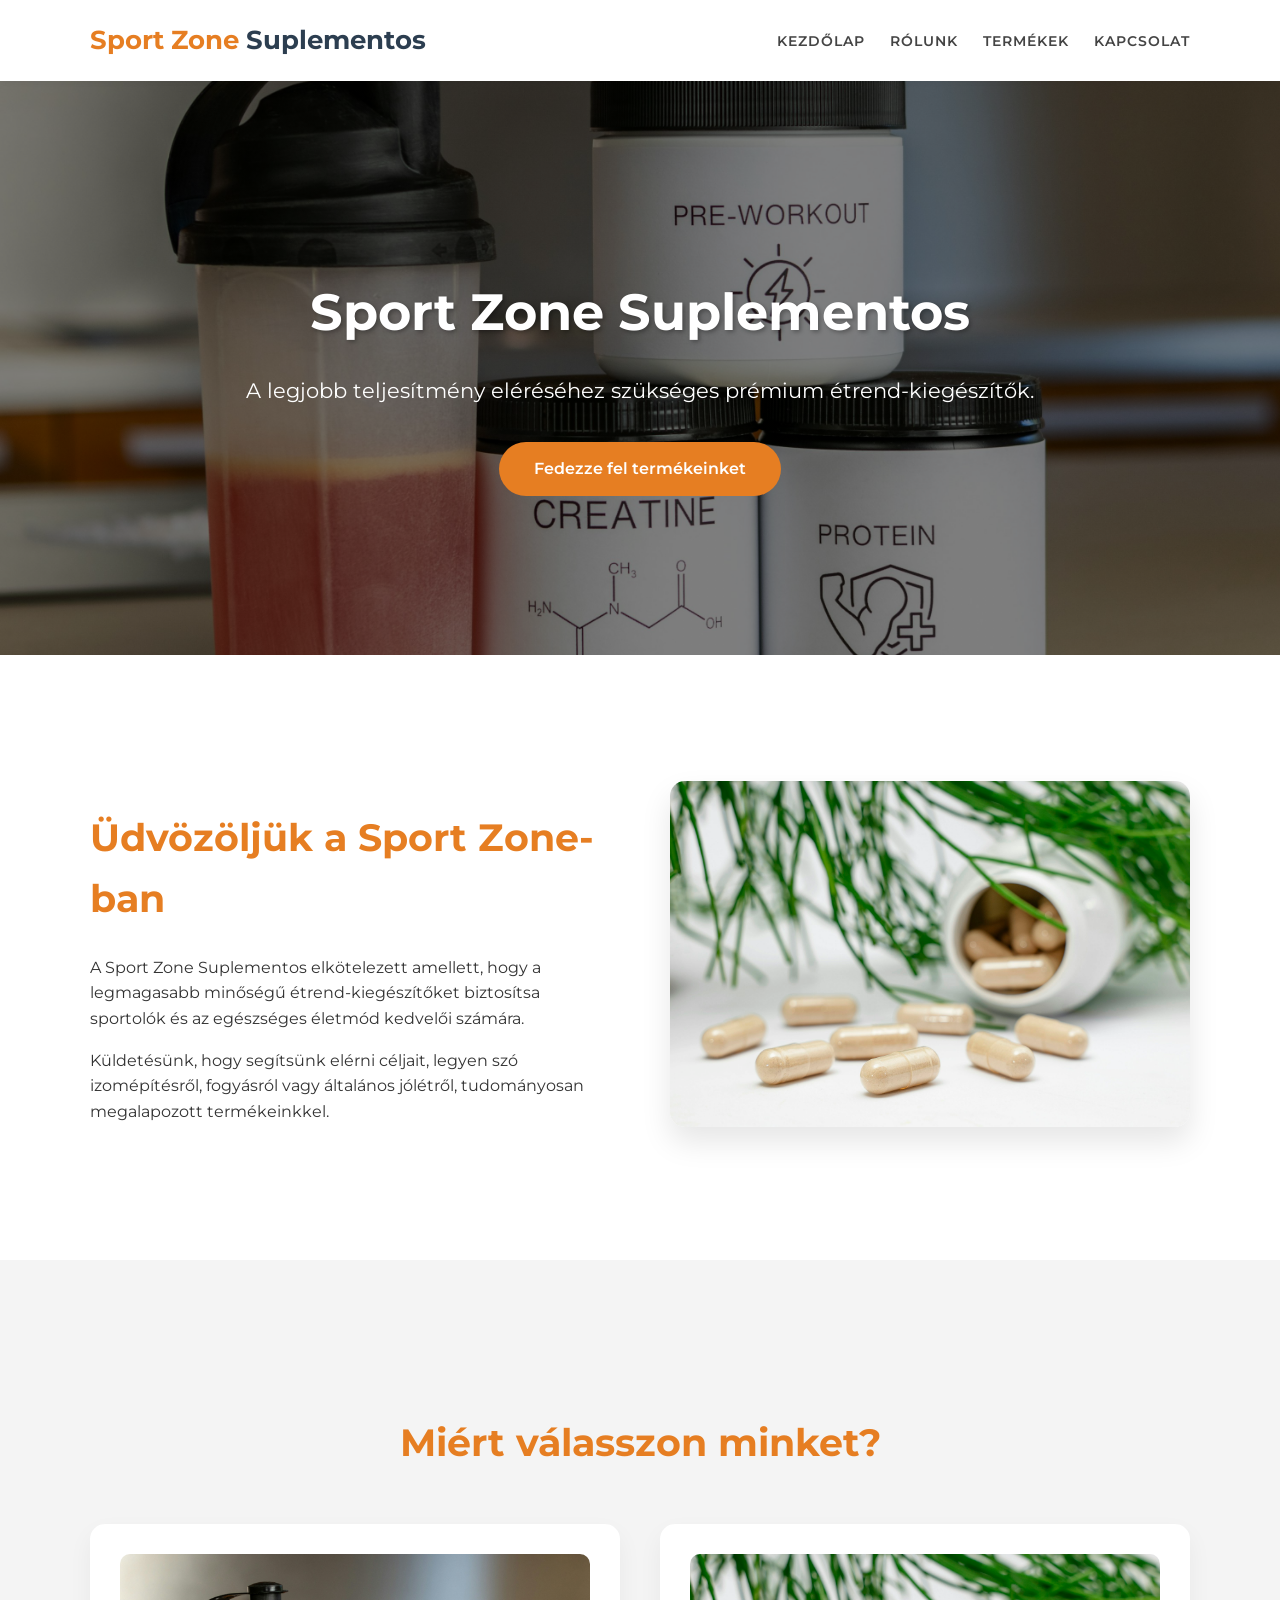
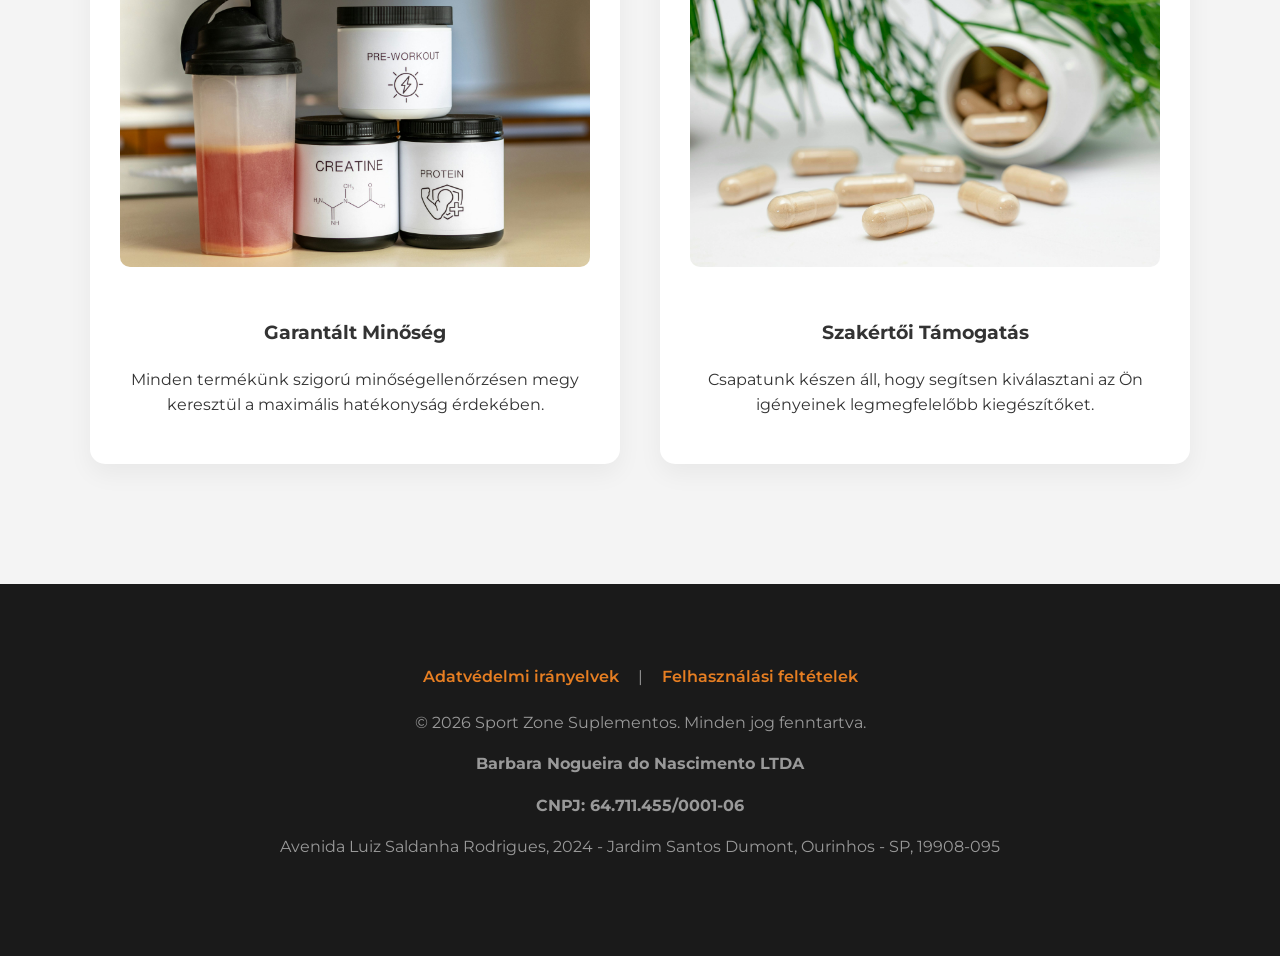
<file: pre/index.html>
<!DOCTYPE html>
<html lang="hu">
<head>
    <meta charset="UTF-8">
    <meta name="viewport" content="width=device-width, initial-scale=1.0">
    <title>Sport Zone Suplementos - Prémium Étrend-kiegészítők</title>
    <link rel="stylesheet" href="css/style.css">
    <link href="https://fonts.googleapis.com/css2?family=Montserrat:wght@300;400;600;700&display=swap" rel="stylesheet">
</head>
<body>
    <header>
        <nav>
            <div class="container">
                <a href="https://google.com" class="logo">Sport Zone <em>Suplementos</em></a>
                <ul class="nav-links">
                    <li><a href="https://google.com">Kezdőlap</a></li>
                    <li><a href="https://google.com">Rólunk</a></li>
                    <li><a href="https://google.com">Termékek</a></li>
                    <li><a href="https://google.com">Kapcsolat</a></li>
                </ul>
            </div>
        </nav>
    </header>

    <section class="hero">
        <div class="container">
            <h1>Sport Zone Suplementos</h1>
            <p>A legjobb teljesítmény eléréséhez szükséges prémium étrend-kiegészítők.</p>
            <a href="https://google.com" class="btn">Fedezze fel termékeinket</a>
        </div>
    </section>

    <section class="about">
        <div class="container">
            <div class="about-content">
                <div class="about-text">
                    <h2>Üdvözöljük a Sport Zone-ban</h2>
                    <p>A Sport Zone Suplementos elkötelezett amellett, hogy a legmagasabb minőségű étrend-kiegészítőket biztosítsa sportolók és az egészséges életmód kedvelői számára.</p>
                    <p>Küldetésünk, hogy segítsünk elérni céljait, legyen szó izomépítésről, fogyásról vagy általános jólétről, tudományosan megalapozott termékeinkkel.</p>
                </div>
                <div class="about-image">
                    <img src="images/about.jpg" alt="Rólunk" class="clickable-image">
                </div>
            </div>
        </div>
    </section>

    <section class="specialties">
        <div class="container">
            <h2>Miért válasszon minket?</h2>
            <div class="grid">
                <div class="card">
                    <img src="images/dish1.jpg" alt="Minőség" class="clickable-image">
                    <h3>Garantált Minőség</h3>
                    <p>Minden termékünk szigorú minőségellenőrzésen megy keresztül a maximális hatékonyság érdekében.</p>
                </div>
                <div class="card">
                    <img src="images/dish2.jpg" alt="Szakértelem" class="clickable-image">
                    <h3>Szakértői Támogatás</h3>
                    <p>Csapatunk készen áll, hogy segítsen kiválasztani az Ön igényeinek legmegfelelőbb kiegészítőket.</p>
                </div>
            </div>
        </div>
    </section>

    <footer>
        <div class="container">
            <div class="footer-links">
                <a href="privacy.html">Adatvédelmi irányelvek</a> | <a href="terms.html">Felhasználási feltételek</a>
            </div>
            <p>&copy; 2026 Sport Zone Suplementos. Minden jog fenntartva.</p>
            <p><strong>Barbara Nogueira do Nascimento LTDA</strong></p>
            <p><strong>CNPJ: 64.711.455/0001-06</strong></p>
            <p>Avenida Luiz Saldanha Rodrigues, 2024 - Jardim Santos Dumont, Ourinhos - SP, 19908-095</p>
        </div>
    </footer>
    <script src="js/script.js"></script>
</body>
</html>
</file>
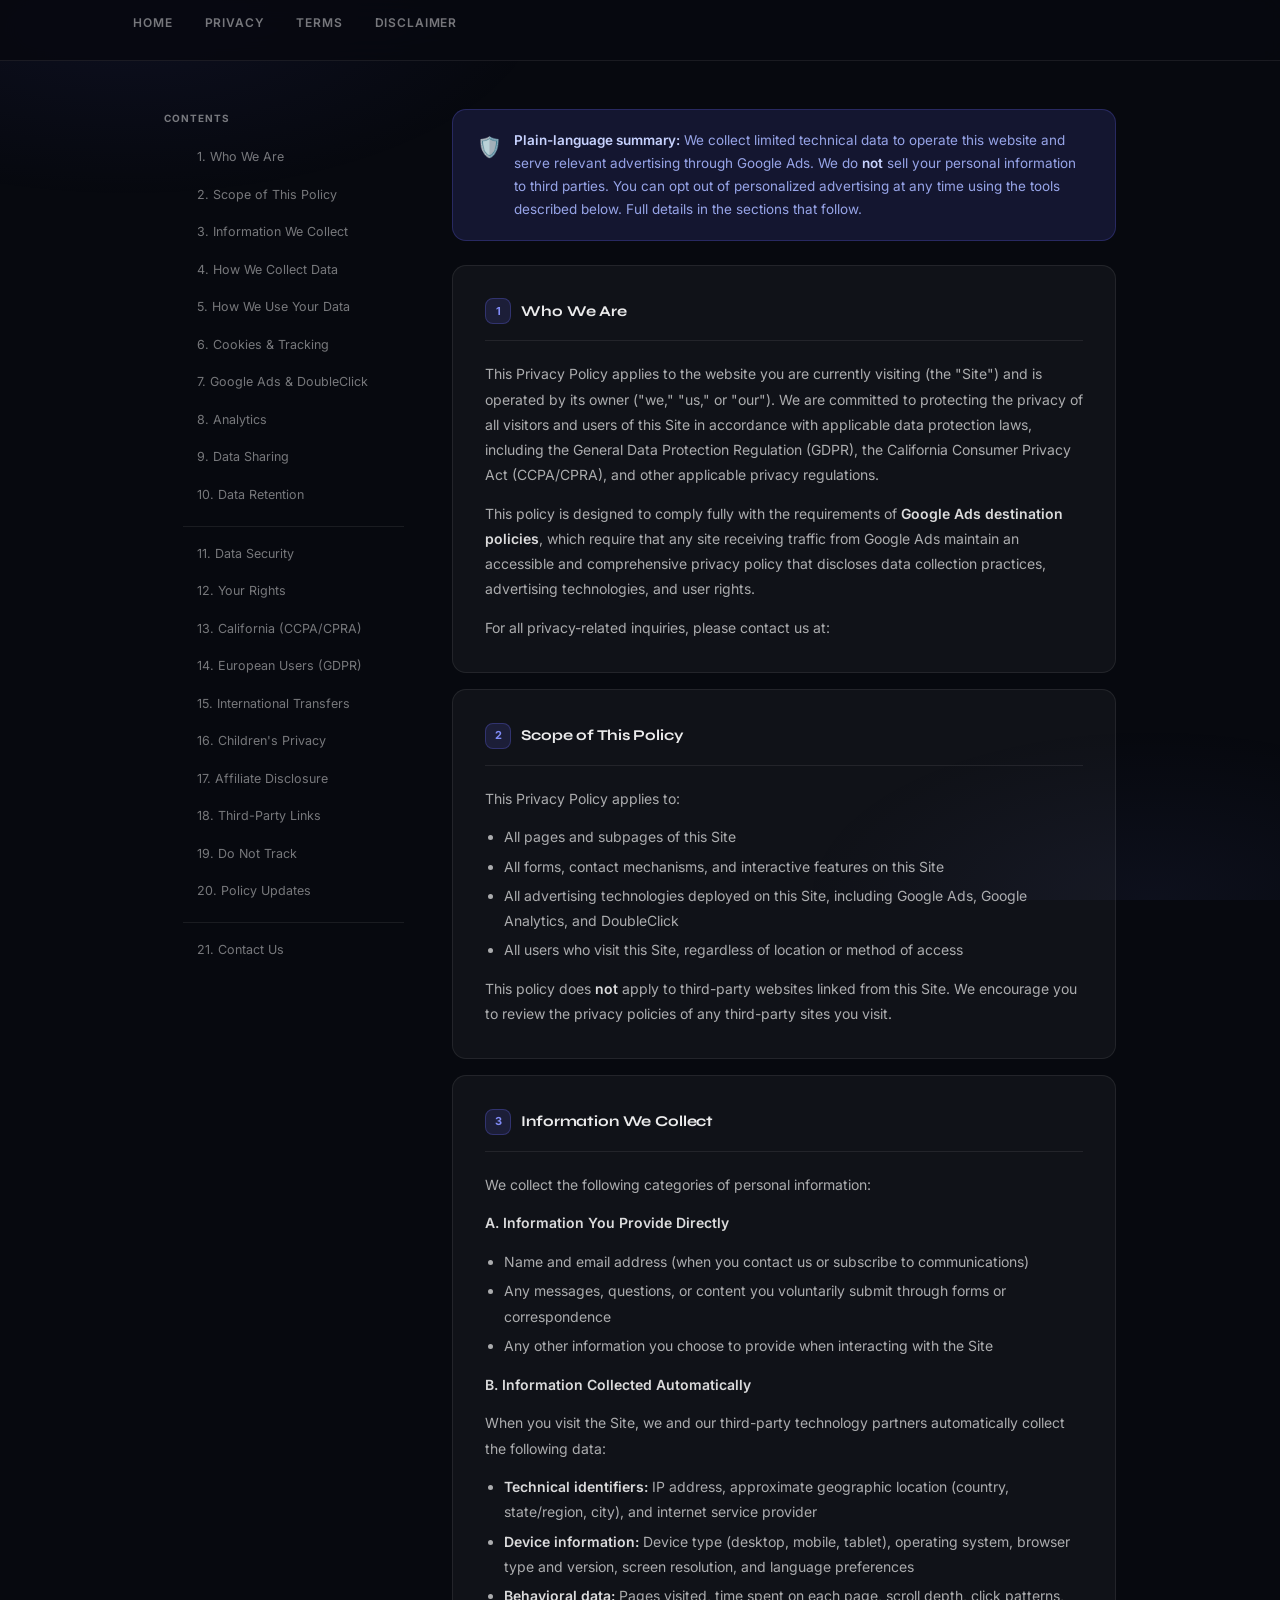
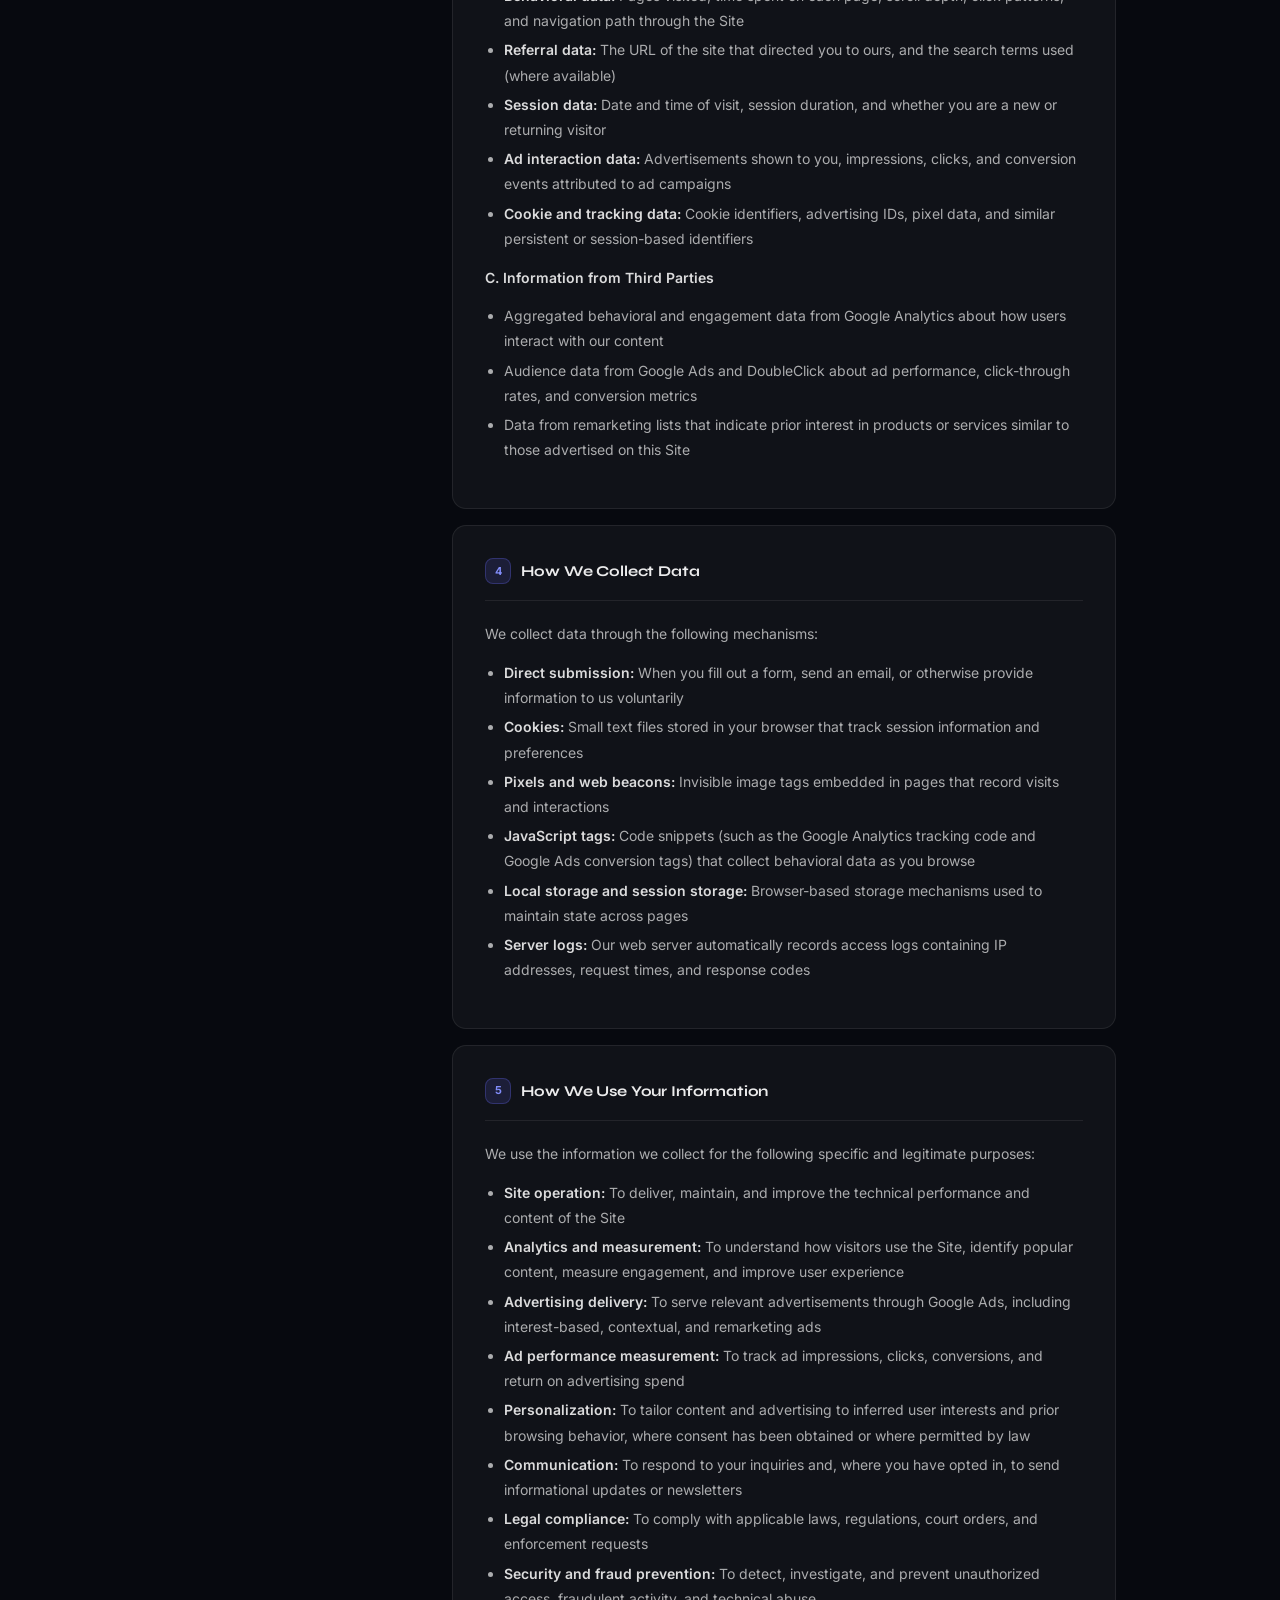
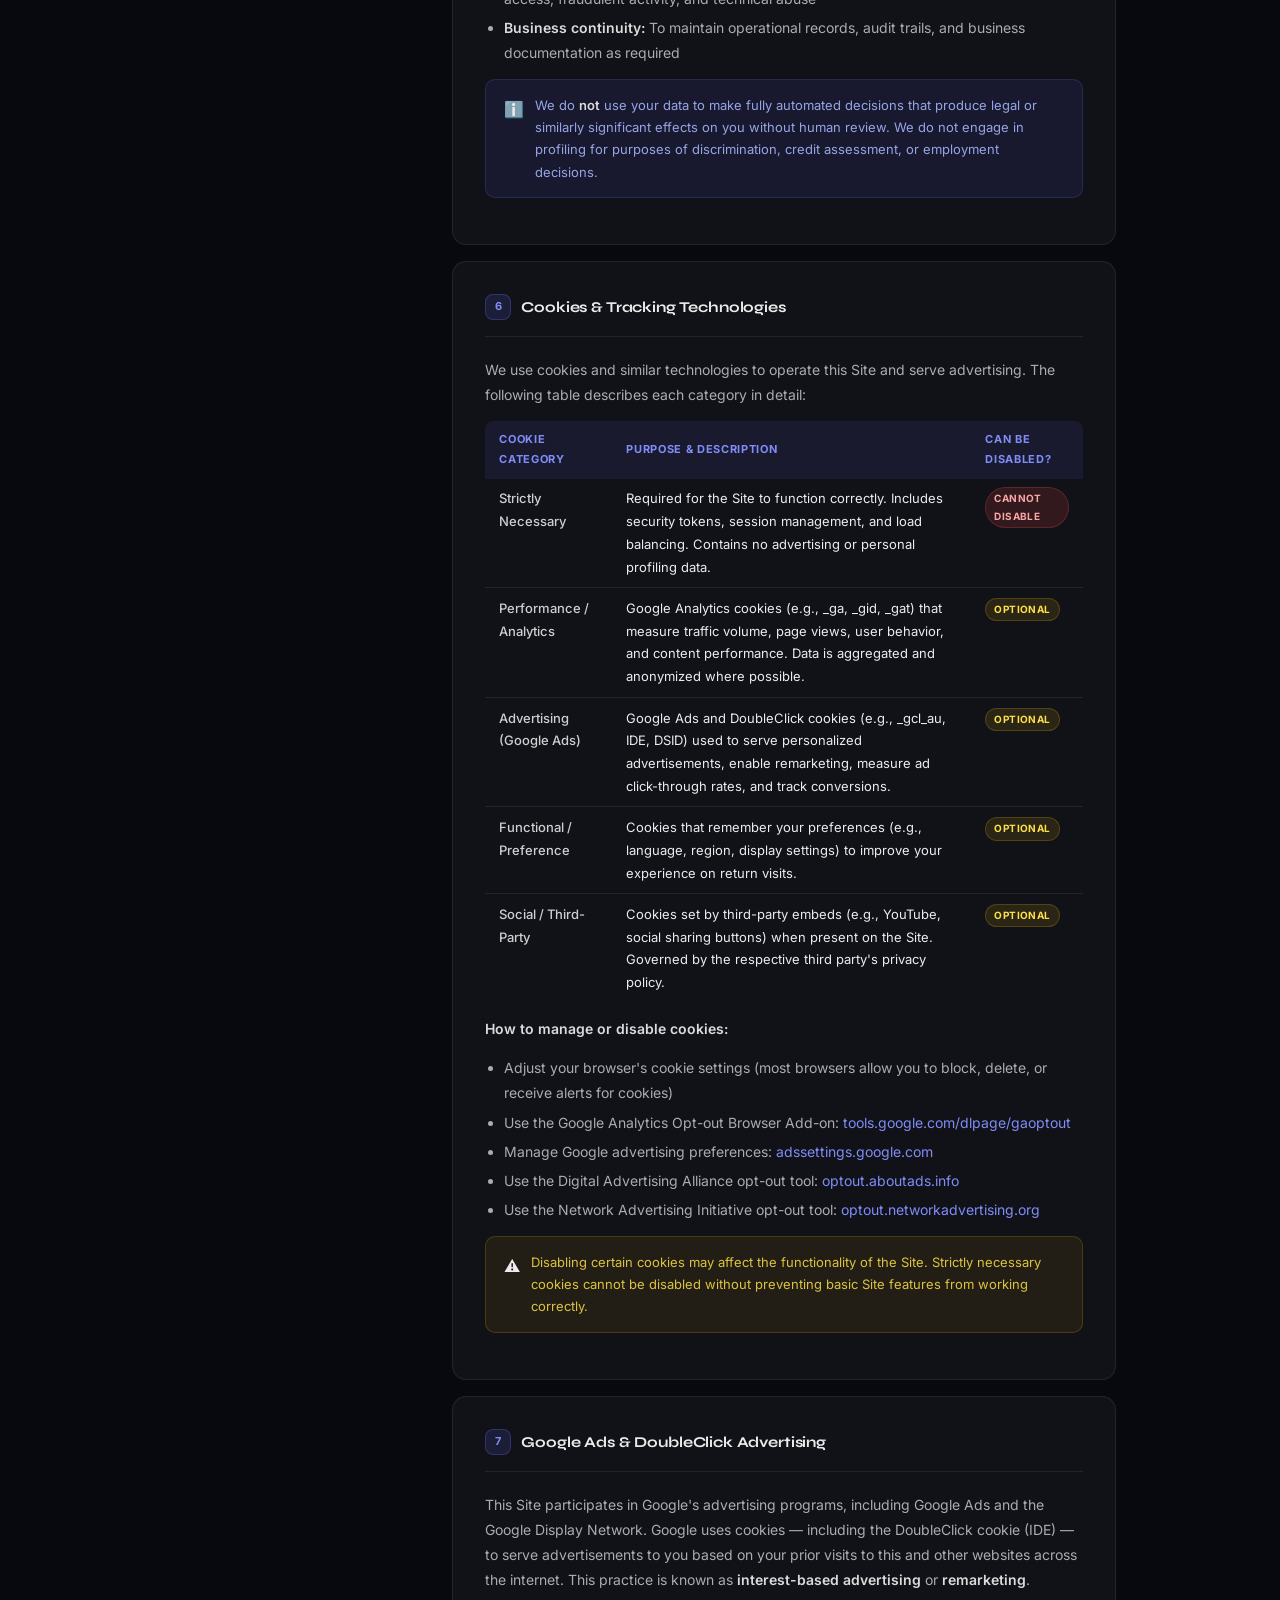
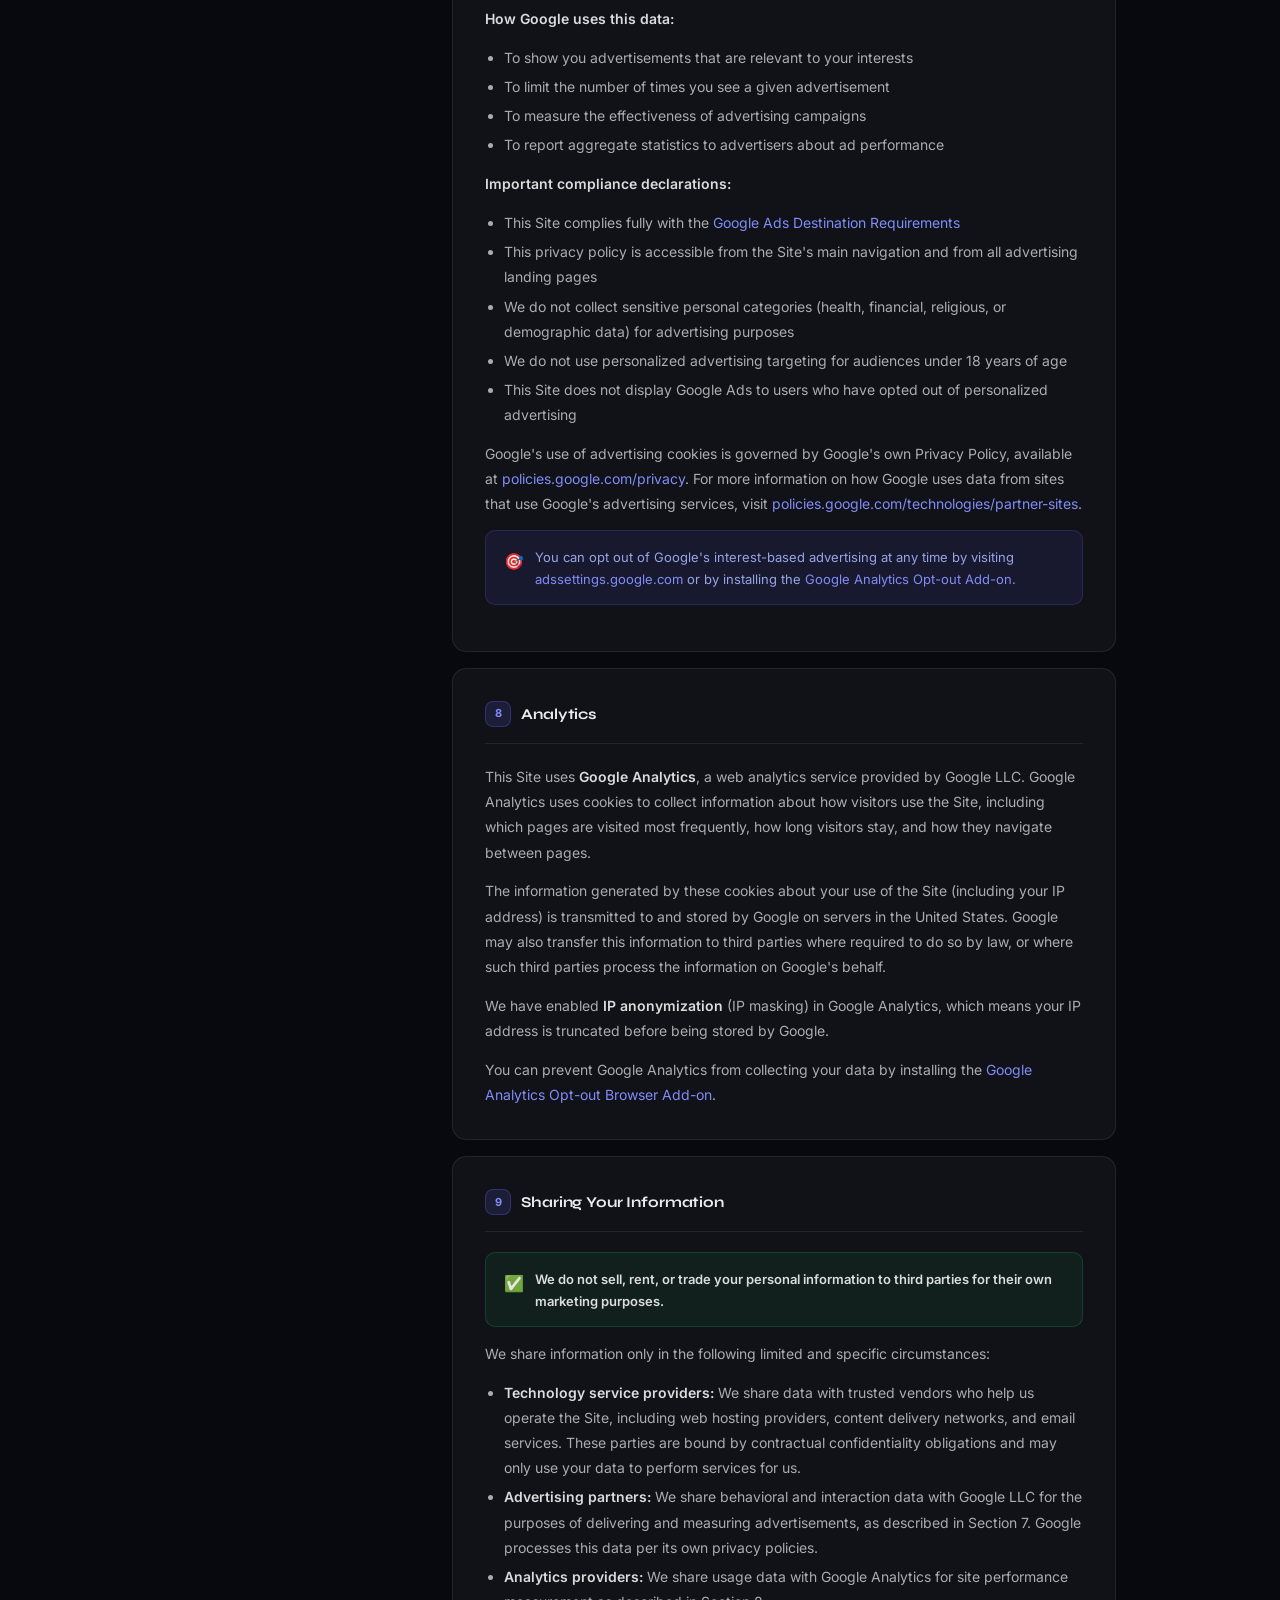
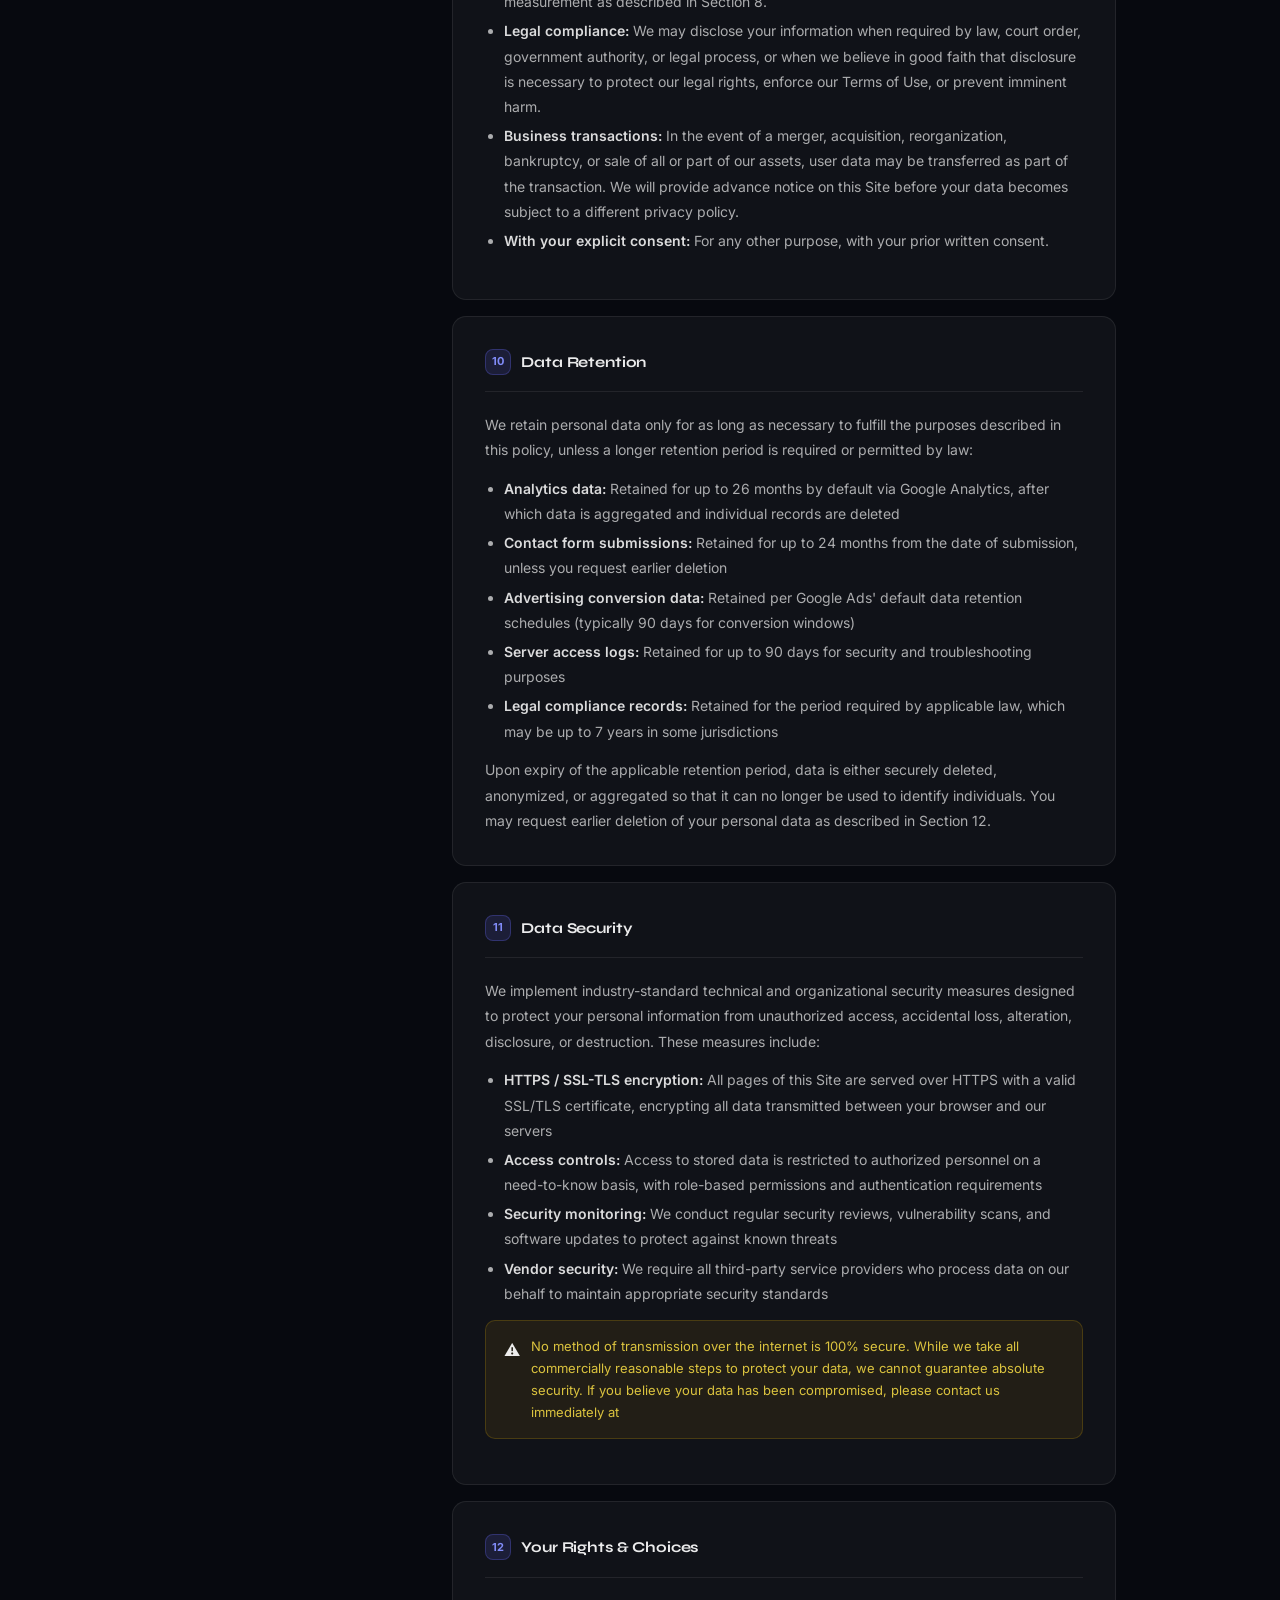
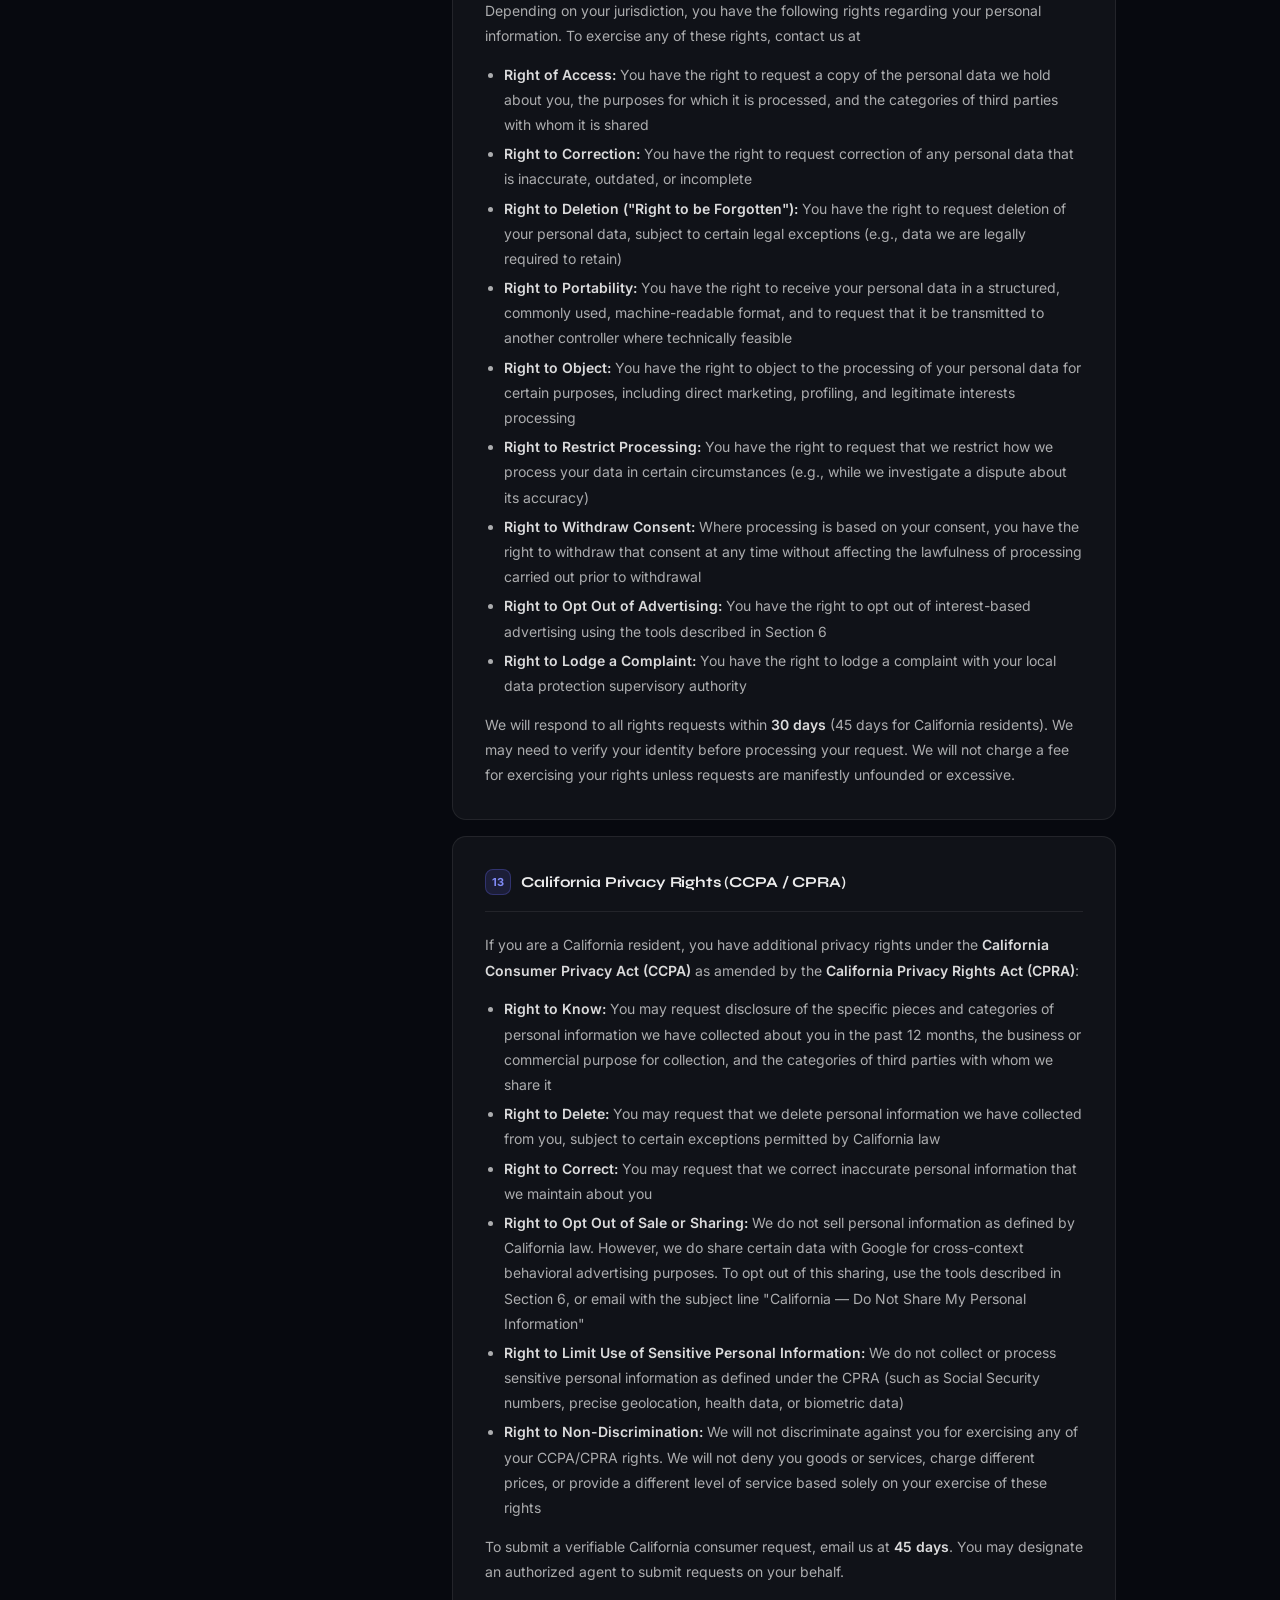
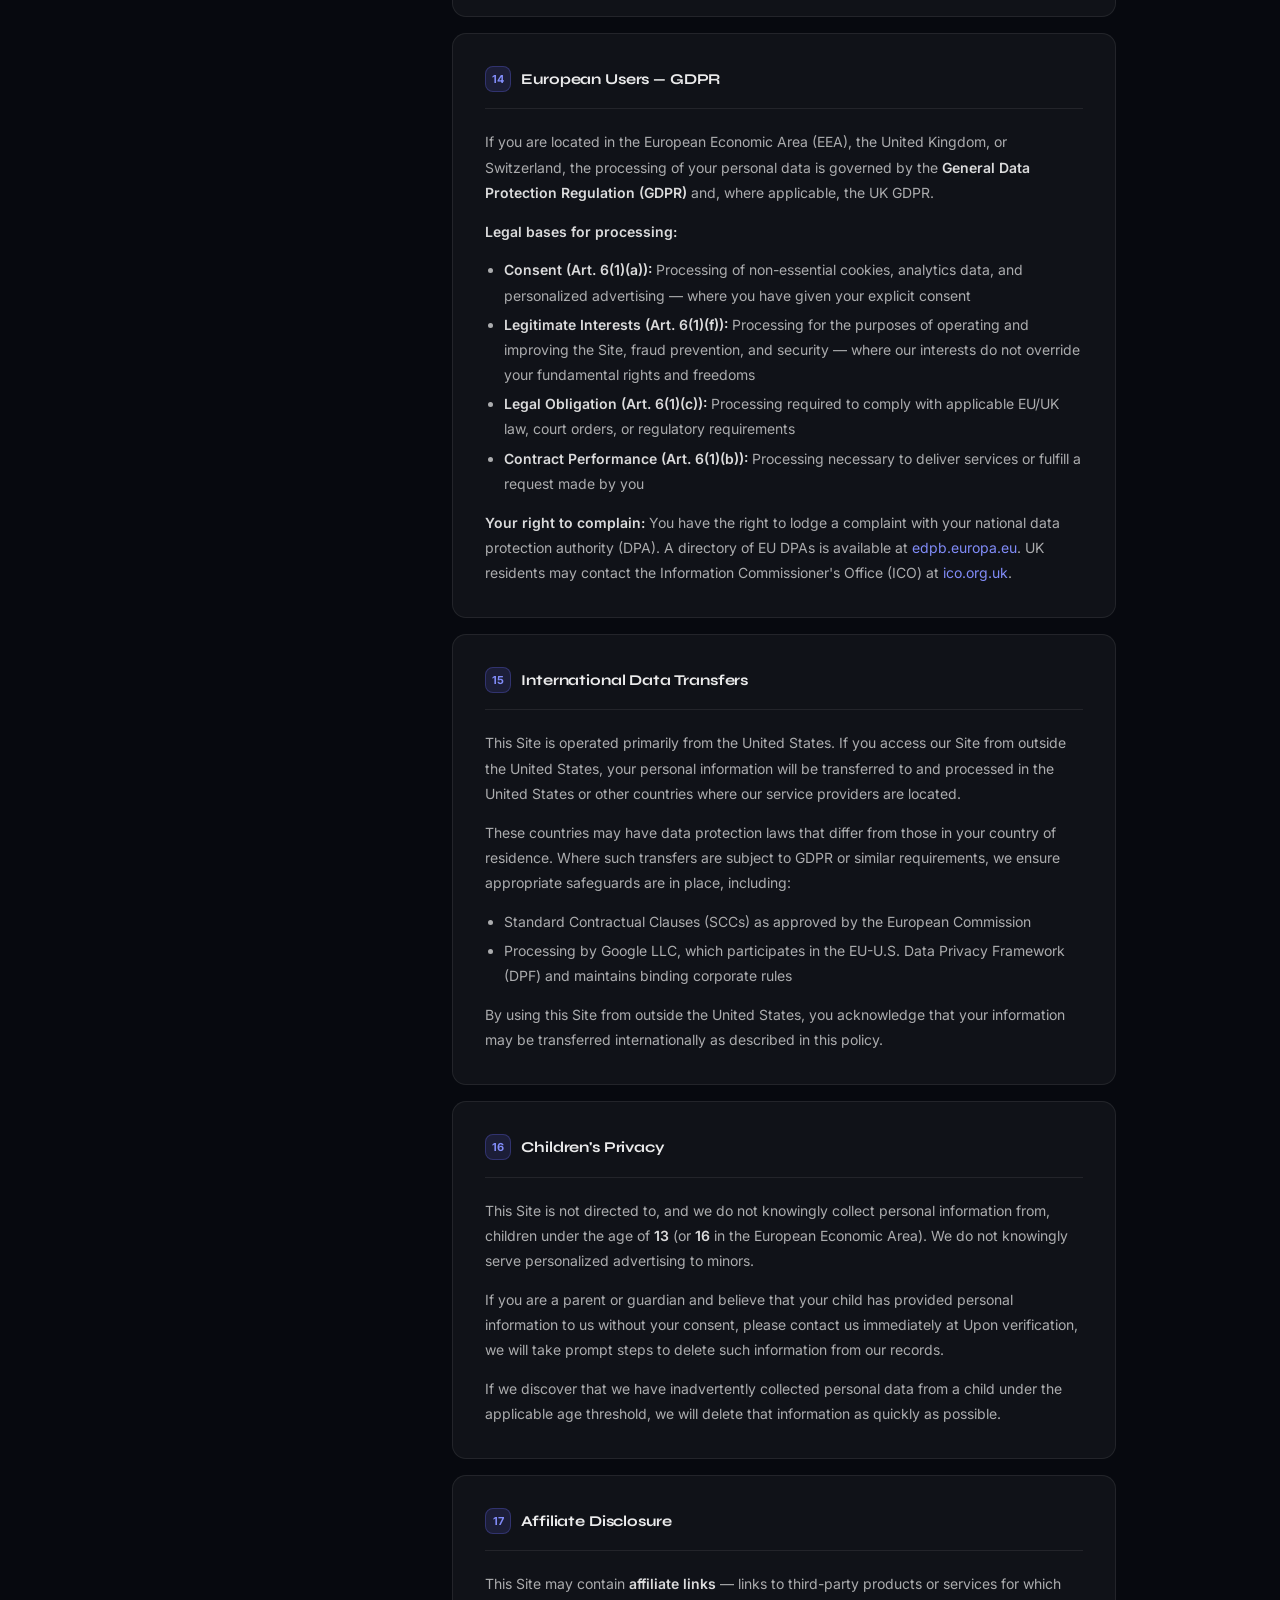
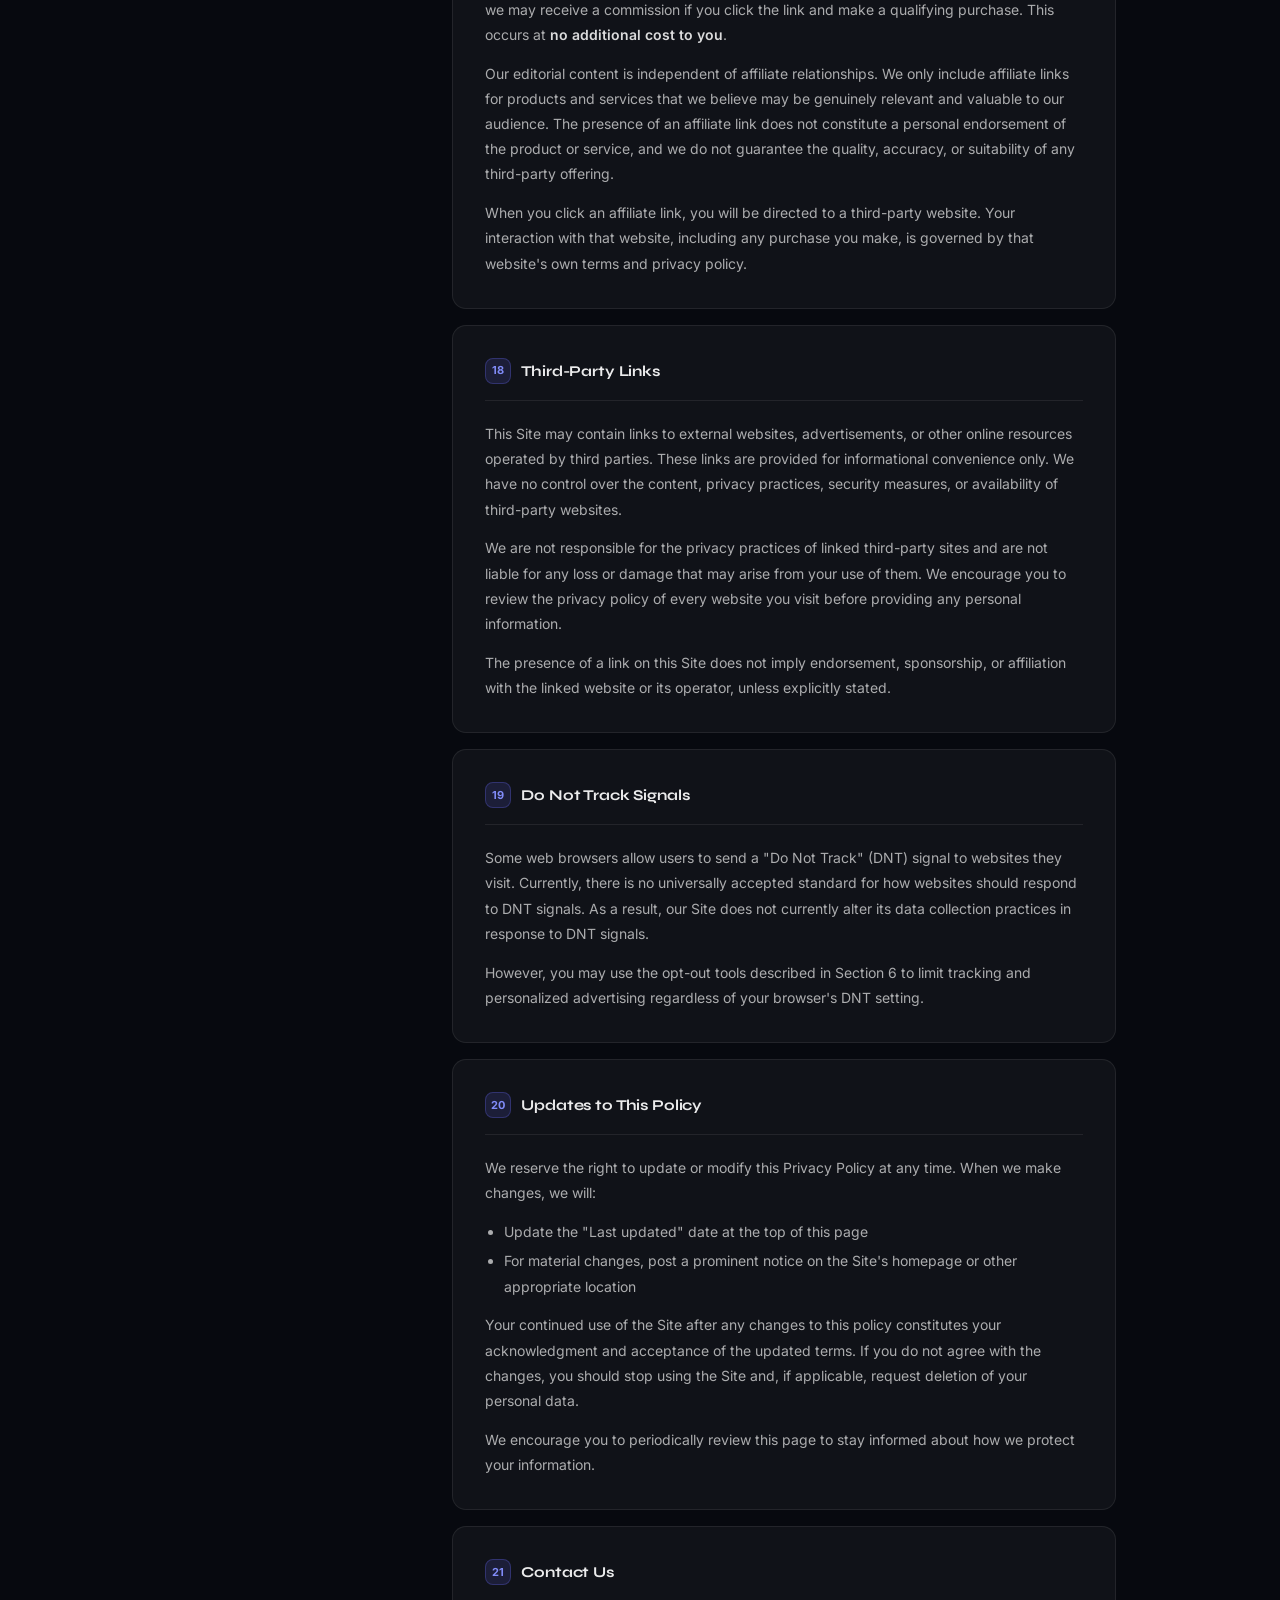
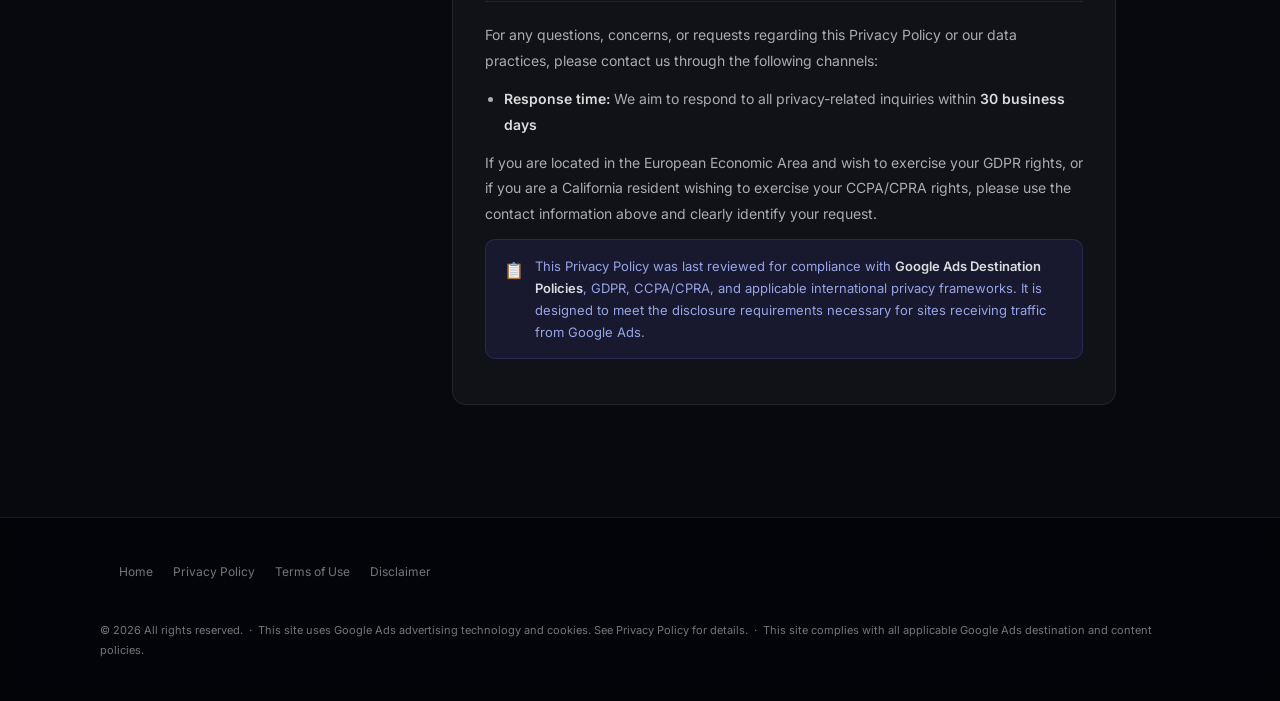
<file: pre/privacy.html>
<!doctype html>
<html lang="en">
  <head>
    <meta charset="UTF-8" />
    <meta name="viewport" content="width=device-width,initial-scale=1.0" />
    <meta name="robots" content="index, follow" />
    <meta
      name="description"
      content="Privacy Policy — Learn how we collect, use, and protect your personal information in compliance with GDPR, CCPA, and Google Ads policies."
    />
    <title>Privacy Policy</title>
    <link rel="preconnect" href="https://fonts.googleapis.com" />
    <link rel="preconnect" href="https://fonts.gstatic.com" crossorigin />
    <link
      href="https://fonts.googleapis.com/css2?family=Syne:wght@400;600;700;800&family=Inter:wght@300;400;500;600&display=swap"
      rel="stylesheet"
    />
    <style>
      *,
      ::before,
      ::after {
        box-sizing: border-box;
        margin: 0;
        padding: 0;
      }
      :root {
        --bg: #07090f;
        --surface: rgba(255, 255, 255, 0.04);
        --surface2: rgba(255, 255, 255, 0.07);
        --border: rgba(255, 255, 255, 0.08);
        --border2: rgba(255, 255, 255, 0.14);
        --accent: #6366f1;
        --accent2: #818cf8;
        --accent-glow: rgba(99, 102, 241, 0.15);
        --text: rgba(255, 255, 255, 0.92);
        --muted: rgba(255, 255, 255, 0.45);
        --dim: rgba(255, 255, 255, 0.15);
        --blur: blur(20px) saturate(160%);
        --r: 14px;
      }
      html {
        scroll-behavior: smooth;
      }
      body {
        font-family: "Inter", sans-serif;
        background: var(--bg);
        color: var(--text);
        font-size: 15px;
        line-height: 1.75;
        -webkit-font-smoothing: antialiased;
        min-height: 100vh;
      }
      body::before {
        content: "";
        position: fixed;
        inset: 0;
        background:
          radial-gradient(
            ellipse 60% 40% at 10% 0%,
            rgba(99, 102, 241, 0.08) 0%,
            transparent 55%
          ),
          radial-gradient(
            ellipse 50% 35% at 90% 100%,
            rgba(129, 140, 248, 0.06) 0%,
            transparent 55%
          );
        pointer-events: none;
        z-index: 0;
      }
      #root {
        position: relative;
        z-index: 1;
      }
      a {
        color: var(--accent2);
        text-decoration: none;
        transition: opacity 0.2s;
      }
      a:hover {
        opacity: 0.75;
        text-decoration: underline;
      }
      ::-webkit-scrollbar {
        width: 5px;
      }
      ::-webkit-scrollbar-track {
        background: transparent;
      }
      ::-webkit-scrollbar-thumb {
        background: rgba(255, 255, 255, 0.1);
        border-radius: 99px;
      }

      /* ── NAV ── */
      header {
        position: sticky;
        top: 0;
        z-index: 50;
        background: rgba(7, 9, 15, 0.88);
        backdrop-filter: var(--blur);
        -webkit-backdrop-filter: var(--blur);
        border-bottom: 1px solid var(--border);
        padding: 0 5%;
      }
      .nav-inner {
        max-width: 1080px;
        margin: 0 auto;
        height: 60px;
        display: flex;
        align-items: center;
        justify-content: space-between;
      }
      .logo {
        font-family: "Syne", sans-serif;
        font-weight: 800;
        font-size: 18px;
        color: var(--text);
        letter-spacing: -0.02em;
      }
      .logo em {
        font-style: normal;
        color: var(--accent2);
      }
      .nav-links {
        display: flex;
        gap: 4px;
        list-style: none;
      }
      .nav-links a {
        font-size: 12px;
        font-weight: 600;
        color: var(--muted);
        text-transform: uppercase;
        letter-spacing: 0.07em;
        padding: 6px 14px;
        border-radius: 8px;
        transition: all 0.2s;
        text-decoration: none;
      }
      .nav-links a:hover {
        color: var(--accent2);
        background: var(--accent-glow);
      }

      /* ── PAGE HEADER ── */
      .page-header {
        padding: 4rem 5% 3rem;
        border-bottom: 1px solid var(--border);
        background: linear-gradient(
          180deg,
          rgba(99, 102, 241, 0.05) 0%,
          transparent 100%
        );
      }
      .page-header-inner {
        max-width: 1080px;
        margin: 0 auto;
      }
      .eyebrow {
        display: inline-flex;
        align-items: center;
        gap: 7px;
        font-size: 11px;
        font-weight: 700;
        letter-spacing: 0.1em;
        text-transform: uppercase;
        color: var(--accent2);
        background: var(--accent-glow);
        border: 1px solid rgba(99, 102, 241, 0.25);
        padding: 4px 14px;
        border-radius: 99px;
        margin-bottom: 1.2rem;
      }
      .eyebrow::before {
        content: "";
        width: 5px;
        height: 5px;
        border-radius: 50%;
        background: var(--accent2);
      }
      .page-header h1 {
        font-family: "Syne", sans-serif;
        font-size: clamp(2rem, 5vw, 3rem);
        font-weight: 800;
        line-height: 1.1;
        letter-spacing: -0.02em;
        margin-bottom: 0.75rem;
      }
      .page-header .meta {
        font-size: 13px;
        color: var(--muted);
      }
      .page-header .meta strong {
        color: var(--dim);
      }

      /* ── LAYOUT ── */
      .layout {
        max-width: 1080px;
        margin: 0 auto;
        padding: 3rem 5% 6rem;
        display: grid;
        grid-template-columns: 240px 1fr;
        gap: 3rem;
        align-items: start;
      }

      /* ── SIDEBAR TOC ── */
      .toc {
        position: sticky;
        top: 76px;
      }
      .toc-label {
        font-size: 10px;
        font-weight: 700;
        text-transform: uppercase;
        letter-spacing: 0.1em;
        color: var(--muted);
        margin-bottom: 0.9rem;
      }
      .toc-list {
        list-style: none;
        display: flex;
        flex-direction: column;
        gap: 1px;
      }
      .toc-list a {
        font-size: 12.5px;
        color: var(--muted);
        padding: 5px 12px;
        border-radius: 8px;
        display: block;
        border-left: 2px solid transparent;
        transition: all 0.15s;
        text-decoration: none;
      }
      .toc-list a:hover {
        color: var(--accent2);
        background: var(--accent-glow);
        border-left-color: var(--accent2);
      }
      .toc-divider {
        height: 1px;
        background: var(--border);
        margin: 0.6rem 0;
      }

      /* ── CONTENT ── */
      .sections {
        display: flex;
        flex-direction: column;
        gap: 0;
      }

      /* Summary banner */
      .summary-banner {
        background: var(--accent-glow);
        border: 1px solid rgba(99, 102, 241, 0.25);
        border-radius: var(--r);
        padding: 1.2rem 1.5rem;
        margin-bottom: 1.5rem;
        display: flex;
        gap: 0.75rem;
        align-items: flex-start;
      }
      .summary-banner .icon {
        font-size: 20px;
        flex-shrink: 0;
        margin-top: 1px;
      }
      .summary-banner p {
        font-size: 13.5px;
        color: rgba(165, 180, 252, 0.9);
        line-height: 1.7;
        margin: 0;
      }
      .summary-banner strong {
        color: #c7d2fe;
      }

      /* Section cards */
      .sec {
        background: var(--surface);
        border: 1px solid var(--border);
        border-radius: var(--r);
        padding: 2rem;
        margin-bottom: 1rem;
        scroll-margin-top: 76px;
        transition: border-color 0.2s;
      }
      .sec:hover {
        border-color: var(--border2);
      }
      .sec-header {
        display: flex;
        align-items: center;
        gap: 0.65rem;
        margin-bottom: 1.25rem;
        padding-bottom: 1rem;
        border-bottom: 1px solid var(--border);
      }
      .sec-num {
        display: inline-flex;
        width: 26px;
        height: 26px;
        background: var(--accent-glow);
        color: var(--accent2);
        border: 1px solid rgba(99, 102, 241, 0.3);
        border-radius: 8px;
        font-size: 11px;
        font-weight: 700;
        align-items: center;
        justify-content: center;
        flex-shrink: 0;
      }
      .sec h2 {
        font-family: "Syne", sans-serif;
        font-size: 15px;
        font-weight: 700;
        color: var(--text);
        letter-spacing: -0.01em;
      }
      p {
        font-size: 14px;
        line-height: 1.8;
        color: rgba(255, 255, 255, 0.65);
        margin-bottom: 0.85rem;
      }
      p:last-child {
        margin-bottom: 0;
      }
      ul,
      ol {
        padding-left: 1.2rem;
        margin-bottom: 0.85rem;
      }
      li {
        font-size: 14px;
        line-height: 1.8;
        color: rgba(255, 255, 255, 0.65);
        margin-bottom: 0.25rem;
      }
      li strong,
      p strong {
        color: rgba(255, 255, 255, 0.85);
        font-weight: 600;
      }

      /* Callouts */
      .callout {
        border-radius: 10px;
        padding: 0.9rem 1.1rem;
        margin: 0.85rem 0;
        display: flex;
        gap: 0.7rem;
        align-items: flex-start;
      }
      .callout .ci {
        font-size: 16px;
        flex-shrink: 0;
        margin-top: 1px;
      }
      .callout p {
        margin: 0;
        font-size: 13px;
        line-height: 1.7;
      }
      .callout-info {
        background: rgba(99, 102, 241, 0.1);
        border: 1px solid rgba(99, 102, 241, 0.2);
      }
      .callout-info p {
        color: rgba(165, 180, 252, 0.9);
      }
      .callout-warn {
        background: rgba(234, 179, 8, 0.08);
        border: 1px solid rgba(234, 179, 8, 0.2);
      }
      .callout-warn p {
        color: rgba(253, 224, 71, 0.85);
      }
      .callout-red {
        background: rgba(239, 68, 68, 0.08);
        border: 1px solid rgba(239, 68, 68, 0.2);
      }
      .callout-red p {
        color: rgba(252, 165, 165, 0.9);
      }
      .callout-green {
        background: rgba(34, 197, 94, 0.08);
        border: 1px solid rgba(34, 197, 94, 0.2);
      }
      .callout-green p {
        color: rgba(134, 239, 172, 0.9);
      }

      /* Table */
      table {
        width: 100%;
        border-collapse: collapse;
        margin: 0.85rem 0;
        font-size: 13px;
      }
      thead th {
        background: rgba(99, 102, 241, 0.1);
        color: var(--accent2);
        font-weight: 700;
        padding: 0.6rem 0.9rem;
        text-align: left;
        font-size: 11px;
        text-transform: uppercase;
        letter-spacing: 0.06em;
      }
      thead th:first-child {
        border-radius: 8px 0 0 0;
      }
      thead th:last-child {
        border-radius: 0 8px 0 0;
      }
      td {
        padding: 0.55rem 0.9rem;
        border-bottom: 1px solid var(--border);
        vertical-align: top;
      }
      td:first-child {
        color: rgba(255, 255, 255, 0.8);
        font-weight: 500;
      }
      tr:last-child td {
        border-bottom: none;
      }
      .tag {
        display: inline-block;
        font-size: 10px;
        font-weight: 700;
        text-transform: uppercase;
        letter-spacing: 0.04em;
        padding: 2px 8px;
        border-radius: 99px;
      }
      .tag-req {
        background: rgba(239, 68, 68, 0.15);
        color: #fca5a5;
        border: 1px solid rgba(239, 68, 68, 0.25);
      }
      .tag-opt {
        background: rgba(234, 179, 8, 0.12);
        color: #fde047;
        border: 1px solid rgba(234, 179, 8, 0.2);
      }
      .tag-no {
        background: rgba(34, 197, 94, 0.1);
        color: #86efac;
        border: 1px solid rgba(34, 197, 94, 0.2);
      }

      /* Footer */
      footer {
        background: rgba(0, 0, 0, 0.5);
        backdrop-filter: var(--blur);
        border-top: 1px solid var(--border);
        padding: 2.5rem 5%;
      }
      .footer-inner {
        max-width: 1080px;
        margin: 0 auto;
        display: flex;
        justify-content: space-between;
        align-items: center;
        flex-wrap: wrap;
        gap: 1rem;
      }
      .footer-logo {
        font-family: "Syne", sans-serif;
        font-weight: 800;
        font-size: 16px;
      }
      .footer-logo em {
        font-style: normal;
        color: var(--accent2);
      }
      .footer-links {
        display: flex;
        gap: 1.25rem;
        list-style: none;
      }
      .footer-links a {
        font-size: 12px;
        color: var(--muted);
      }
      .footer-links a:hover {
        color: var(--accent2);
      }
      .footer-copy {
        font-size: 11px;
        color: var(--muted);
        width: 100%;
        margin-top: 0.5rem;
      }

      @media (max-width: 780px) {
        .layout {
          grid-template-columns: 1fr;
        }
        .toc {
          display: none;
        }
      }
    </style>
  </head>
  <body>
    <div id="root">
      <header>
        <div class="nav-inner">
          <ul class="nav-links">
            <li><a href="index.html">Home</a></li>
            <li><a href="privacy.html">Privacy</a></li>
            <li><a href="terms.html">Terms</a></li>
            <li><a href="disclaimer.html">Disclaimer</a></li>
          </ul>
        </div>
      </header>

      <div class="layout">
        <!-- TOC SIDEBAR -->
        <aside class="toc">
          <p class="toc-label">Contents</p>
          <ul class="toc-list">
            <li><a href="#s1">1. Who We Are</a></li>
            <li><a href="#s2">2. Scope of This Policy</a></li>
            <li><a href="#s3">3. Information We Collect</a></li>
            <li><a href="#s4">4. How We Collect Data</a></li>
            <li><a href="#s5">5. How We Use Your Data</a></li>
            <li><a href="#s6">6. Cookies &amp; Tracking</a></li>
            <li><a href="#s7">7. Google Ads &amp; DoubleClick</a></li>
            <li><a href="#s8">8. Analytics</a></li>
            <li><a href="#s9">9. Data Sharing</a></li>
            <li><a href="#s10">10. Data Retention</a></li>
            <div class="toc-divider"></div>
            <li><a href="#s11">11. Data Security</a></li>
            <li><a href="#s12">12. Your Rights</a></li>
            <li><a href="#s13">13. California (CCPA/CPRA)</a></li>
            <li><a href="#s14">14. European Users (GDPR)</a></li>
            <li><a href="#s15">15. International Transfers</a></li>
            <li><a href="#s16">16. Children's Privacy</a></li>
            <li><a href="#s17">17. Affiliate Disclosure</a></li>
            <li><a href="#s18">18. Third-Party Links</a></li>
            <li><a href="#s19">19. Do Not Track</a></li>
            <li><a href="#s20">20. Policy Updates</a></li>
            <div class="toc-divider"></div>
            <li><a href="#s21">21. Contact Us</a></li>
          </ul>
        </aside>

        <!-- MAIN CONTENT -->
        <main class="sections">
          <div class="summary-banner">
            <div class="icon">🛡️</div>
            <p>
              <strong>Plain-language summary:</strong> We collect limited
              technical data to operate this website and serve relevant
              advertising through Google Ads. We do <strong>not</strong> sell
              your personal information to third parties. You can opt out of
              personalized advertising at any time using the tools described
              below. Full details in the sections that follow.
            </p>
          </div>

          <div class="sec" id="s1">
            <div class="sec-header">
              <span class="sec-num">1</span>
              <h2>Who We Are</h2>
            </div>
            <p>
              This Privacy Policy applies to the website you are currently
              visiting (the "Site") and is operated by its owner ("we," "us," or
              "our"). We are committed to protecting the privacy of all visitors
              and users of this Site in accordance with applicable data
              protection laws, including the General Data Protection Regulation
              (GDPR), the California Consumer Privacy Act (CCPA/CPRA), and other
              applicable privacy regulations.
            </p>
            <p>
              This policy is designed to comply fully with the requirements of
              <strong>Google Ads destination policies</strong>, which require
              that any site receiving traffic from Google Ads maintain an
              accessible and comprehensive privacy policy that discloses data
              collection practices, advertising technologies, and user rights.
            </p>
            <p>For all privacy-related inquiries, please contact us at:</p>
          </div>

          <div class="sec" id="s2">
            <div class="sec-header">
              <span class="sec-num">2</span>
              <h2>Scope of This Policy</h2>
            </div>
            <p>This Privacy Policy applies to:</p>
            <ul>
              <li>All pages and subpages of this Site</li>
              <li>
                All forms, contact mechanisms, and interactive features on this
                Site
              </li>
              <li>
                All advertising technologies deployed on this Site, including
                Google Ads, Google Analytics, and DoubleClick
              </li>
              <li>
                All users who visit this Site, regardless of location or method
                of access
              </li>
            </ul>
            <p>
              This policy does <strong>not</strong> apply to third-party
              websites linked from this Site. We encourage you to review the
              privacy policies of any third-party sites you visit.
            </p>
          </div>

          <div class="sec" id="s3">
            <div class="sec-header">
              <span class="sec-num">3</span>
              <h2>Information We Collect</h2>
            </div>
            <p>We collect the following categories of personal information:</p>

            <p><strong>A. Information You Provide Directly</strong></p>
            <ul>
              <li>
                Name and email address (when you contact us or subscribe to
                communications)
              </li>
              <li>
                Any messages, questions, or content you voluntarily submit
                through forms or correspondence
              </li>
              <li>
                Any other information you choose to provide when interacting
                with the Site
              </li>
            </ul>

            <p><strong>B. Information Collected Automatically</strong></p>
            <p>
              When you visit the Site, we and our third-party technology
              partners automatically collect the following data:
            </p>
            <ul>
              <li>
                <strong>Technical identifiers:</strong> IP address, approximate
                geographic location (country, state/region, city), and internet
                service provider
              </li>
              <li>
                <strong>Device information:</strong> Device type (desktop,
                mobile, tablet), operating system, browser type and version,
                screen resolution, and language preferences
              </li>
              <li>
                <strong>Behavioral data:</strong> Pages visited, time spent on
                each page, scroll depth, click patterns, and navigation path
                through the Site
              </li>
              <li>
                <strong>Referral data:</strong> The URL of the site that
                directed you to ours, and the search terms used (where
                available)
              </li>
              <li>
                <strong>Session data:</strong> Date and time of visit, session
                duration, and whether you are a new or returning visitor
              </li>
              <li>
                <strong>Ad interaction data:</strong> Advertisements shown to
                you, impressions, clicks, and conversion events attributed to ad
                campaigns
              </li>
              <li>
                <strong>Cookie and tracking data:</strong> Cookie identifiers,
                advertising IDs, pixel data, and similar persistent or
                session-based identifiers
              </li>
            </ul>

            <p><strong>C. Information from Third Parties</strong></p>
            <ul>
              <li>
                Aggregated behavioral and engagement data from Google Analytics
                about how users interact with our content
              </li>
              <li>
                Audience data from Google Ads and DoubleClick about ad
                performance, click-through rates, and conversion metrics
              </li>
              <li>
                Data from remarketing lists that indicate prior interest in
                products or services similar to those advertised on this Site
              </li>
            </ul>
          </div>

          <div class="sec" id="s4">
            <div class="sec-header">
              <span class="sec-num">4</span>
              <h2>How We Collect Data</h2>
            </div>
            <p>We collect data through the following mechanisms:</p>
            <ul>
              <li>
                <strong>Direct submission:</strong> When you fill out a form,
                send an email, or otherwise provide information to us
                voluntarily
              </li>
              <li>
                <strong>Cookies:</strong> Small text files stored in your
                browser that track session information and preferences
              </li>
              <li>
                <strong>Pixels and web beacons:</strong> Invisible image tags
                embedded in pages that record visits and interactions
              </li>
              <li>
                <strong>JavaScript tags:</strong> Code snippets (such as the
                Google Analytics tracking code and Google Ads conversion tags)
                that collect behavioral data as you browse
              </li>
              <li>
                <strong>Local storage and session storage:</strong>
                Browser-based storage mechanisms used to maintain state across
                pages
              </li>
              <li>
                <strong>Server logs:</strong> Our web server automatically
                records access logs containing IP addresses, request times, and
                response codes
              </li>
            </ul>
          </div>

          <div class="sec" id="s5">
            <div class="sec-header">
              <span class="sec-num">5</span>
              <h2>How We Use Your Information</h2>
            </div>
            <p>
              We use the information we collect for the following specific and
              legitimate purposes:
            </p>
            <ul>
              <li>
                <strong>Site operation:</strong> To deliver, maintain, and
                improve the technical performance and content of the Site
              </li>
              <li>
                <strong>Analytics and measurement:</strong> To understand how
                visitors use the Site, identify popular content, measure
                engagement, and improve user experience
              </li>
              <li>
                <strong>Advertising delivery:</strong> To serve relevant
                advertisements through Google Ads, including interest-based,
                contextual, and remarketing ads
              </li>
              <li>
                <strong>Ad performance measurement:</strong> To track ad
                impressions, clicks, conversions, and return on advertising
                spend
              </li>
              <li>
                <strong>Personalization:</strong> To tailor content and
                advertising to inferred user interests and prior browsing
                behavior, where consent has been obtained or where permitted by
                law
              </li>
              <li>
                <strong>Communication:</strong> To respond to your inquiries
                and, where you have opted in, to send informational updates or
                newsletters
              </li>
              <li>
                <strong>Legal compliance:</strong> To comply with applicable
                laws, regulations, court orders, and enforcement requests
              </li>
              <li>
                <strong>Security and fraud prevention:</strong> To detect,
                investigate, and prevent unauthorized access, fraudulent
                activity, and technical abuse
              </li>
              <li>
                <strong>Business continuity:</strong> To maintain operational
                records, audit trails, and business documentation as required
              </li>
            </ul>
            <div class="callout callout-info">
              <span class="ci">ℹ️</span>
              <p>
                We do <strong>not</strong> use your data to make fully automated
                decisions that produce legal or similarly significant effects on
                you without human review. We do not engage in profiling for
                purposes of discrimination, credit assessment, or employment
                decisions.
              </p>
            </div>
          </div>

          <div class="sec" id="s6">
            <div class="sec-header">
              <span class="sec-num">6</span>
              <h2>Cookies &amp; Tracking Technologies</h2>
            </div>
            <p>
              We use cookies and similar technologies to operate this Site and
              serve advertising. The following table describes each category in
              detail:
            </p>
            <table>
              <thead>
                <tr>
                  <th>Cookie Category</th>
                  <th>Purpose &amp; Description</th>
                  <th>Can Be Disabled?</th>
                </tr>
              </thead>
              <tbody>
                <tr>
                  <td>Strictly Necessary</td>
                  <td>
                    Required for the Site to function correctly. Includes
                    security tokens, session management, and load balancing.
                    Contains no advertising or personal profiling data.
                  </td>
                  <td><span class="tag tag-req">Cannot disable</span></td>
                </tr>
                <tr>
                  <td>Performance / Analytics</td>
                  <td>
                    Google Analytics cookies (e.g., _ga, _gid, _gat) that
                    measure traffic volume, page views, user behavior, and
                    content performance. Data is aggregated and anonymized where
                    possible.
                  </td>
                  <td><span class="tag tag-opt">Optional</span></td>
                </tr>
                <tr>
                  <td>Advertising (Google Ads)</td>
                  <td>
                    Google Ads and DoubleClick cookies (e.g., _gcl_au, IDE,
                    DSID) used to serve personalized advertisements, enable
                    remarketing, measure ad click-through rates, and track
                    conversions.
                  </td>
                  <td><span class="tag tag-opt">Optional</span></td>
                </tr>
                <tr>
                  <td>Functional / Preference</td>
                  <td>
                    Cookies that remember your preferences (e.g., language,
                    region, display settings) to improve your experience on
                    return visits.
                  </td>
                  <td><span class="tag tag-opt">Optional</span></td>
                </tr>
                <tr>
                  <td>Social / Third-Party</td>
                  <td>
                    Cookies set by third-party embeds (e.g., YouTube, social
                    sharing buttons) when present on the Site. Governed by the
                    respective third party's privacy policy.
                  </td>
                  <td><span class="tag tag-opt">Optional</span></td>
                </tr>
              </tbody>
            </table>
            <p><strong>How to manage or disable cookies:</strong></p>
            <ul>
              <li>
                Adjust your browser's cookie settings (most browsers allow you
                to block, delete, or receive alerts for cookies)
              </li>
              <li>
                Use the Google Analytics Opt-out Browser Add-on:
                <a
                  href="https://tools.google.com/dlpage/gaoptout"
                  target="_blank"
                  rel="noopener"
                  >tools.google.com/dlpage/gaoptout</a
                >
              </li>
              <li>
                Manage Google advertising preferences:
                <a
                  href="https://adssettings.google.com"
                  target="_blank"
                  rel="noopener"
                  >adssettings.google.com</a
                >
              </li>
              <li>
                Use the Digital Advertising Alliance opt-out tool:
                <a
                  href="https://optout.aboutads.info"
                  target="_blank"
                  rel="noopener"
                  >optout.aboutads.info</a
                >
              </li>
              <li>
                Use the Network Advertising Initiative opt-out tool:
                <a
                  href="https://optout.networkadvertising.org"
                  target="_blank"
                  rel="noopener"
                  >optout.networkadvertising.org</a
                >
              </li>
            </ul>
            <div class="callout callout-warn">
              <span class="ci">⚠️</span>
              <p>
                Disabling certain cookies may affect the functionality of the
                Site. Strictly necessary cookies cannot be disabled without
                preventing basic Site features from working correctly.
              </p>
            </div>
          </div>

          <div class="sec" id="s7">
            <div class="sec-header">
              <span class="sec-num">7</span>
              <h2>Google Ads &amp; DoubleClick Advertising</h2>
            </div>
            <p>
              This Site participates in Google's advertising programs, including
              Google Ads and the Google Display Network. Google uses cookies —
              including the DoubleClick cookie (IDE) — to serve advertisements
              to you based on your prior visits to this and other websites
              across the internet. This practice is known as
              <strong>interest-based advertising</strong> or
              <strong>remarketing</strong>.
            </p>
            <p><strong>How Google uses this data:</strong></p>
            <ul>
              <li>
                To show you advertisements that are relevant to your interests
              </li>
              <li>
                To limit the number of times you see a given advertisement
              </li>
              <li>To measure the effectiveness of advertising campaigns</li>
              <li>
                To report aggregate statistics to advertisers about ad
                performance
              </li>
            </ul>
            <p><strong>Important compliance declarations:</strong></p>
            <ul>
              <li>
                This Site complies fully with the
                <a
                  href="https://support.google.com/adspolicy/answer/6008942"
                  target="_blank"
                  rel="noopener"
                  >Google Ads Destination Requirements</a
                >
              </li>
              <li>
                This privacy policy is accessible from the Site's main
                navigation and from all advertising landing pages
              </li>
              <li>
                We do not collect sensitive personal categories (health,
                financial, religious, or demographic data) for advertising
                purposes
              </li>
              <li>
                We do not use personalized advertising targeting for audiences
                under 18 years of age
              </li>
              <li>
                This Site does not display Google Ads to users who have opted
                out of personalized advertising
              </li>
            </ul>
            <p>
              Google's use of advertising cookies is governed by Google's own
              Privacy Policy, available at
              <a
                href="https://policies.google.com/privacy"
                target="_blank"
                rel="noopener"
                >policies.google.com/privacy</a
              >. For more information on how Google uses data from sites that
              use Google's advertising services, visit
              <a
                href="https://policies.google.com/technologies/partner-sites"
                target="_blank"
                rel="noopener"
                >policies.google.com/technologies/partner-sites</a
              >.
            </p>
            <div class="callout callout-info">
              <span class="ci">🎯</span>
              <p>
                You can opt out of Google's interest-based advertising at any
                time by visiting
                <a
                  href="https://adssettings.google.com"
                  target="_blank"
                  rel="noopener"
                  >adssettings.google.com</a
                >
                or by installing the
                <a
                  href="https://tools.google.com/dlpage/gaoptout"
                  target="_blank"
                  rel="noopener"
                  >Google Analytics Opt-out Add-on</a
                >.
              </p>
            </div>
          </div>

          <div class="sec" id="s8">
            <div class="sec-header">
              <span class="sec-num">8</span>
              <h2>Analytics</h2>
            </div>
            <p>
              This Site uses <strong>Google Analytics</strong>, a web analytics
              service provided by Google LLC. Google Analytics uses cookies to
              collect information about how visitors use the Site, including
              which pages are visited most frequently, how long visitors stay,
              and how they navigate between pages.
            </p>
            <p>
              The information generated by these cookies about your use of the
              Site (including your IP address) is transmitted to and stored by
              Google on servers in the United States. Google may also transfer
              this information to third parties where required to do so by law,
              or where such third parties process the information on Google's
              behalf.
            </p>
            <p>
              We have enabled <strong>IP anonymization</strong> (IP masking) in
              Google Analytics, which means your IP address is truncated before
              being stored by Google.
            </p>
            <p>
              You can prevent Google Analytics from collecting your data by
              installing the
              <a
                href="https://tools.google.com/dlpage/gaoptout"
                target="_blank"
                rel="noopener"
                >Google Analytics Opt-out Browser Add-on</a
              >.
            </p>
          </div>

          <div class="sec" id="s9">
            <div class="sec-header">
              <span class="sec-num">9</span>
              <h2>Sharing Your Information</h2>
            </div>
            <div class="callout callout-green">
              <span class="ci">✅</span>
              <p>
                <strong
                  >We do not sell, rent, or trade your personal information to
                  third parties for their own marketing purposes.</strong
                >
              </p>
            </div>
            <p>
              We share information only in the following limited and specific
              circumstances:
            </p>
            <ul>
              <li>
                <strong>Technology service providers:</strong> We share data
                with trusted vendors who help us operate the Site, including web
                hosting providers, content delivery networks, and email
                services. These parties are bound by contractual confidentiality
                obligations and may only use your data to perform services for
                us.
              </li>
              <li>
                <strong>Advertising partners:</strong> We share behavioral and
                interaction data with Google LLC for the purposes of delivering
                and measuring advertisements, as described in Section 7. Google
                processes this data per its own privacy policies.
              </li>
              <li>
                <strong>Analytics providers:</strong> We share usage data with
                Google Analytics for site performance measurement as described
                in Section 8.
              </li>
              <li>
                <strong>Legal compliance:</strong> We may disclose your
                information when required by law, court order, government
                authority, or legal process, or when we believe in good faith
                that disclosure is necessary to protect our legal rights,
                enforce our Terms of Use, or prevent imminent harm.
              </li>
              <li>
                <strong>Business transactions:</strong> In the event of a
                merger, acquisition, reorganization, bankruptcy, or sale of all
                or part of our assets, user data may be transferred as part of
                the transaction. We will provide advance notice on this Site
                before your data becomes subject to a different privacy policy.
              </li>
              <li>
                <strong>With your explicit consent:</strong> For any other
                purpose, with your prior written consent.
              </li>
            </ul>
          </div>

          <div class="sec" id="s10">
            <div class="sec-header">
              <span class="sec-num">10</span>
              <h2>Data Retention</h2>
            </div>
            <p>
              We retain personal data only for as long as necessary to fulfill
              the purposes described in this policy, unless a longer retention
              period is required or permitted by law:
            </p>
            <ul>
              <li>
                <strong>Analytics data:</strong> Retained for up to 26 months by
                default via Google Analytics, after which data is aggregated and
                individual records are deleted
              </li>
              <li>
                <strong>Contact form submissions:</strong> Retained for up to 24
                months from the date of submission, unless you request earlier
                deletion
              </li>
              <li>
                <strong>Advertising conversion data:</strong> Retained per
                Google Ads' default data retention schedules (typically 90 days
                for conversion windows)
              </li>
              <li>
                <strong>Server access logs:</strong> Retained for up to 90 days
                for security and troubleshooting purposes
              </li>
              <li>
                <strong>Legal compliance records:</strong> Retained for the
                period required by applicable law, which may be up to 7 years in
                some jurisdictions
              </li>
            </ul>
            <p>
              Upon expiry of the applicable retention period, data is either
              securely deleted, anonymized, or aggregated so that it can no
              longer be used to identify individuals. You may request earlier
              deletion of your personal data as described in Section 12.
            </p>
          </div>

          <div class="sec" id="s11">
            <div class="sec-header">
              <span class="sec-num">11</span>
              <h2>Data Security</h2>
            </div>
            <p>
              We implement industry-standard technical and organizational
              security measures designed to protect your personal information
              from unauthorized access, accidental loss, alteration, disclosure,
              or destruction. These measures include:
            </p>
            <ul>
              <li>
                <strong>HTTPS / SSL-TLS encryption:</strong> All pages of this
                Site are served over HTTPS with a valid SSL/TLS certificate,
                encrypting all data transmitted between your browser and our
                servers
              </li>
              <li>
                <strong>Access controls:</strong> Access to stored data is
                restricted to authorized personnel on a need-to-know basis, with
                role-based permissions and authentication requirements
              </li>
              <li>
                <strong>Security monitoring:</strong> We conduct regular
                security reviews, vulnerability scans, and software updates to
                protect against known threats
              </li>
              <li>
                <strong>Vendor security:</strong> We require all third-party
                service providers who process data on our behalf to maintain
                appropriate security standards
              </li>
            </ul>
            <div class="callout callout-warn">
              <span class="ci">⚠️</span>
              <p>
                No method of transmission over the internet is 100% secure.
                While we take all commercially reasonable steps to protect your
                data, we cannot guarantee absolute security. If you believe your
                data has been compromised, please contact us immediately at
              </p>
            </div>
          </div>

          <div class="sec" id="s12">
            <div class="sec-header">
              <span class="sec-num">12</span>
              <h2>Your Rights &amp; Choices</h2>
            </div>
            <p>
              Depending on your jurisdiction, you have the following rights
              regarding your personal information. To exercise any of these
              rights, contact us at
            </p>
            <ul>
              <li>
                <strong>Right of Access:</strong> You have the right to request
                a copy of the personal data we hold about you, the purposes for
                which it is processed, and the categories of third parties with
                whom it is shared
              </li>
              <li>
                <strong>Right to Correction:</strong> You have the right to
                request correction of any personal data that is inaccurate,
                outdated, or incomplete
              </li>
              <li>
                <strong>Right to Deletion ("Right to be Forgotten"):</strong>
                You have the right to request deletion of your personal data,
                subject to certain legal exceptions (e.g., data we are legally
                required to retain)
              </li>
              <li>
                <strong>Right to Portability:</strong> You have the right to
                receive your personal data in a structured, commonly used,
                machine-readable format, and to request that it be transmitted
                to another controller where technically feasible
              </li>
              <li>
                <strong>Right to Object:</strong> You have the right to object
                to the processing of your personal data for certain purposes,
                including direct marketing, profiling, and legitimate interests
                processing
              </li>
              <li>
                <strong>Right to Restrict Processing:</strong> You have the
                right to request that we restrict how we process your data in
                certain circumstances (e.g., while we investigate a dispute
                about its accuracy)
              </li>
              <li>
                <strong>Right to Withdraw Consent:</strong> Where processing is
                based on your consent, you have the right to withdraw that
                consent at any time without affecting the lawfulness of
                processing carried out prior to withdrawal
              </li>
              <li>
                <strong>Right to Opt Out of Advertising:</strong> You have the
                right to opt out of interest-based advertising using the tools
                described in Section 6
              </li>
              <li>
                <strong>Right to Lodge a Complaint:</strong> You have the right
                to lodge a complaint with your local data protection supervisory
                authority
              </li>
            </ul>
            <p>
              We will respond to all rights requests within
              <strong>30 days</strong> (45 days for California residents). We
              may need to verify your identity before processing your request.
              We will not charge a fee for exercising your rights unless
              requests are manifestly unfounded or excessive.
            </p>
          </div>

          <div class="sec" id="s13">
            <div class="sec-header">
              <span class="sec-num">13</span>
              <h2>California Privacy Rights (CCPA / CPRA)</h2>
            </div>
            <p>
              If you are a California resident, you have additional privacy
              rights under the
              <strong>California Consumer Privacy Act (CCPA)</strong> as amended
              by the <strong>California Privacy Rights Act (CPRA)</strong>:
            </p>
            <ul>
              <li>
                <strong>Right to Know:</strong> You may request disclosure of
                the specific pieces and categories of personal information we
                have collected about you in the past 12 months, the business or
                commercial purpose for collection, and the categories of third
                parties with whom we share it
              </li>
              <li>
                <strong>Right to Delete:</strong> You may request that we delete
                personal information we have collected from you, subject to
                certain exceptions permitted by California law
              </li>
              <li>
                <strong>Right to Correct:</strong> You may request that we
                correct inaccurate personal information that we maintain about
                you
              </li>
              <li>
                <strong>Right to Opt Out of Sale or Sharing:</strong> We do not
                sell personal information as defined by California law. However,
                we do share certain data with Google for cross-context
                behavioral advertising purposes. To opt out of this sharing, use
                the tools described in Section 6, or email with the subject line
                "California — Do Not Share My Personal Information"
              </li>
              <li>
                <strong
                  >Right to Limit Use of Sensitive Personal Information:</strong
                >
                We do not collect or process sensitive personal information as
                defined under the CPRA (such as Social Security numbers, precise
                geolocation, health data, or biometric data)
              </li>
              <li>
                <strong>Right to Non-Discrimination:</strong> We will not
                discriminate against you for exercising any of your CCPA/CPRA
                rights. We will not deny you goods or services, charge different
                prices, or provide a different level of service based solely on
                your exercise of these rights
              </li>
            </ul>
            <p>
              To submit a verifiable California consumer request, email us at

              <strong>45 days</strong>. You may designate an authorized agent to
              submit requests on your behalf.
            </p>
          </div>

          <div class="sec" id="s14">
            <div class="sec-header">
              <span class="sec-num">14</span>
              <h2>European Users — GDPR</h2>
            </div>
            <p>
              If you are located in the European Economic Area (EEA), the United
              Kingdom, or Switzerland, the processing of your personal data is
              governed by the
              <strong>General Data Protection Regulation (GDPR)</strong> and,
              where applicable, the UK GDPR.
            </p>
            <p><strong>Legal bases for processing:</strong></p>
            <ul>
              <li>
                <strong>Consent (Art. 6(1)(a)):</strong> Processing of
                non-essential cookies, analytics data, and personalized
                advertising — where you have given your explicit consent
              </li>
              <li>
                <strong>Legitimate Interests (Art. 6(1)(f)):</strong> Processing
                for the purposes of operating and improving the Site, fraud
                prevention, and security — where our interests do not override
                your fundamental rights and freedoms
              </li>
              <li>
                <strong>Legal Obligation (Art. 6(1)(c)):</strong> Processing
                required to comply with applicable EU/UK law, court orders, or
                regulatory requirements
              </li>
              <li>
                <strong>Contract Performance (Art. 6(1)(b)):</strong> Processing
                necessary to deliver services or fulfill a request made by you
              </li>
            </ul>
            <p>
              <strong>Your right to complain:</strong> You have the right to
              lodge a complaint with your national data protection authority
              (DPA). A directory of EU DPAs is available at
              <a
                href="https://edpb.europa.eu/about-edpb/about-edpb/members_en"
                target="_blank"
                rel="noopener"
                >edpb.europa.eu</a
              >. UK residents may contact the Information Commissioner's Office
              (ICO) at
              <a href="https://ico.org.uk" target="_blank" rel="noopener"
                >ico.org.uk</a
              >.
            </p>
          </div>

          <div class="sec" id="s15">
            <div class="sec-header">
              <span class="sec-num">15</span>
              <h2>International Data Transfers</h2>
            </div>
            <p>
              This Site is operated primarily from the United States. If you
              access our Site from outside the United States, your personal
              information will be transferred to and processed in the United
              States or other countries where our service providers are located.
            </p>
            <p>
              These countries may have data protection laws that differ from
              those in your country of residence. Where such transfers are
              subject to GDPR or similar requirements, we ensure appropriate
              safeguards are in place, including:
            </p>
            <ul>
              <li>
                Standard Contractual Clauses (SCCs) as approved by the European
                Commission
              </li>
              <li>
                Processing by Google LLC, which participates in the EU-U.S. Data
                Privacy Framework (DPF) and maintains binding corporate rules
              </li>
            </ul>
            <p>
              By using this Site from outside the United States, you acknowledge
              that your information may be transferred internationally as
              described in this policy.
            </p>
          </div>

          <div class="sec" id="s16">
            <div class="sec-header">
              <span class="sec-num">16</span>
              <h2>Children's Privacy</h2>
            </div>
            <p>
              This Site is not directed to, and we do not knowingly collect
              personal information from, children under the age of
              <strong>13</strong> (or <strong>16</strong> in the European
              Economic Area). We do not knowingly serve personalized advertising
              to minors.
            </p>
            <p>
              If you are a parent or guardian and believe that your child has
              provided personal information to us without your consent, please
              contact us immediately at Upon verification, we will take prompt
              steps to delete such information from our records.
            </p>
            <p>
              If we discover that we have inadvertently collected personal data
              from a child under the applicable age threshold, we will delete
              that information as quickly as possible.
            </p>
          </div>

          <div class="sec" id="s17">
            <div class="sec-header">
              <span class="sec-num">17</span>
              <h2>Affiliate Disclosure</h2>
            </div>
            <p>
              This Site may contain <strong>affiliate links</strong> — links to
              third-party products or services for which we may receive a
              commission if you click the link and make a qualifying purchase.
              This occurs at <strong>no additional cost to you</strong>.
            </p>
            <p>
              Our editorial content is independent of affiliate relationships.
              We only include affiliate links for products and services that we
              believe may be genuinely relevant and valuable to our audience.
              The presence of an affiliate link does not constitute a personal
              endorsement of the product or service, and we do not guarantee the
              quality, accuracy, or suitability of any third-party offering.
            </p>
            <p>
              When you click an affiliate link, you will be directed to a
              third-party website. Your interaction with that website, including
              any purchase you make, is governed by that website's own terms and
              privacy policy.
            </p>
          </div>

          <div class="sec" id="s18">
            <div class="sec-header">
              <span class="sec-num">18</span>
              <h2>Third-Party Links</h2>
            </div>
            <p>
              This Site may contain links to external websites, advertisements,
              or other online resources operated by third parties. These links
              are provided for informational convenience only. We have no
              control over the content, privacy practices, security measures, or
              availability of third-party websites.
            </p>
            <p>
              We are not responsible for the privacy practices of linked
              third-party sites and are not liable for any loss or damage that
              may arise from your use of them. We encourage you to review the
              privacy policy of every website you visit before providing any
              personal information.
            </p>
            <p>
              The presence of a link on this Site does not imply endorsement,
              sponsorship, or affiliation with the linked website or its
              operator, unless explicitly stated.
            </p>
          </div>

          <div class="sec" id="s19">
            <div class="sec-header">
              <span class="sec-num">19</span>
              <h2>Do Not Track Signals</h2>
            </div>
            <p>
              Some web browsers allow users to send a "Do Not Track" (DNT)
              signal to websites they visit. Currently, there is no universally
              accepted standard for how websites should respond to DNT signals.
              As a result, our Site does not currently alter its data collection
              practices in response to DNT signals.
            </p>
            <p>
              However, you may use the opt-out tools described in Section 6 to
              limit tracking and personalized advertising regardless of your
              browser's DNT setting.
            </p>
          </div>

          <div class="sec" id="s20">
            <div class="sec-header">
              <span class="sec-num">20</span>
              <h2>Updates to This Policy</h2>
            </div>
            <p>
              We reserve the right to update or modify this Privacy Policy at
              any time. When we make changes, we will:
            </p>
            <ul>
              <li>Update the "Last updated" date at the top of this page</li>
              <li>
                For material changes, post a prominent notice on the Site's
                homepage or other appropriate location
              </li>
            </ul>
            <p>
              Your continued use of the Site after any changes to this policy
              constitutes your acknowledgment and acceptance of the updated
              terms. If you do not agree with the changes, you should stop using
              the Site and, if applicable, request deletion of your personal
              data.
            </p>
            <p>
              We encourage you to periodically review this page to stay informed
              about how we protect your information.
            </p>
          </div>

          <div class="sec" id="s21">
            <div class="sec-header">
              <span class="sec-num">21</span>
              <h2>Contact Us</h2>
            </div>
            <p>
              For any questions, concerns, or requests regarding this Privacy
              Policy or our data practices, please contact us through the
              following channels:
            </p>
            <ul>
              <li>
                <strong>Response time:</strong> We aim to respond to all
                privacy-related inquiries within
                <strong>30 business days</strong>
              </li>
            </ul>
            <p>
              If you are located in the European Economic Area and wish to
              exercise your GDPR rights, or if you are a California resident
              wishing to exercise your CCPA/CPRA rights, please use the contact
              information above and clearly identify your request.
            </p>
            <div class="callout callout-info">
              <span class="ci">📋</span>
              <p>
                This Privacy Policy was last reviewed for compliance with
                <strong>Google Ads Destination Policies</strong>, GDPR,
                CCPA/CPRA, and applicable international privacy frameworks. It
                is designed to meet the disclosure requirements necessary for
                sites receiving traffic from Google Ads.
              </p>
            </div>
          </div>
        </main>
      </div>

      <footer>
        <div class="footer-inner">
          <ul class="footer-links">
            <li><a href="index.html">Home</a></li>
            <li><a href="privacy.html">Privacy Policy</a></li>
            <li><a href="terms.html">Terms of Use</a></li>
            <li><a href="disclaimer.html">Disclaimer</a></li>
          </ul>
        </div>
        <div class="footer-inner" style="margin-top: 0.75rem">
          <p class="footer-copy">
            &copy; 2026 All rights reserved. &nbsp;·&nbsp; This site uses Google
            Ads advertising technology and cookies. See Privacy Policy for
            details. &nbsp;·&nbsp; This site complies with all applicable Google
            Ads destination and content policies.
          </p>
        </div>
      </footer>
    </div>
  </body>
</html>
</file>
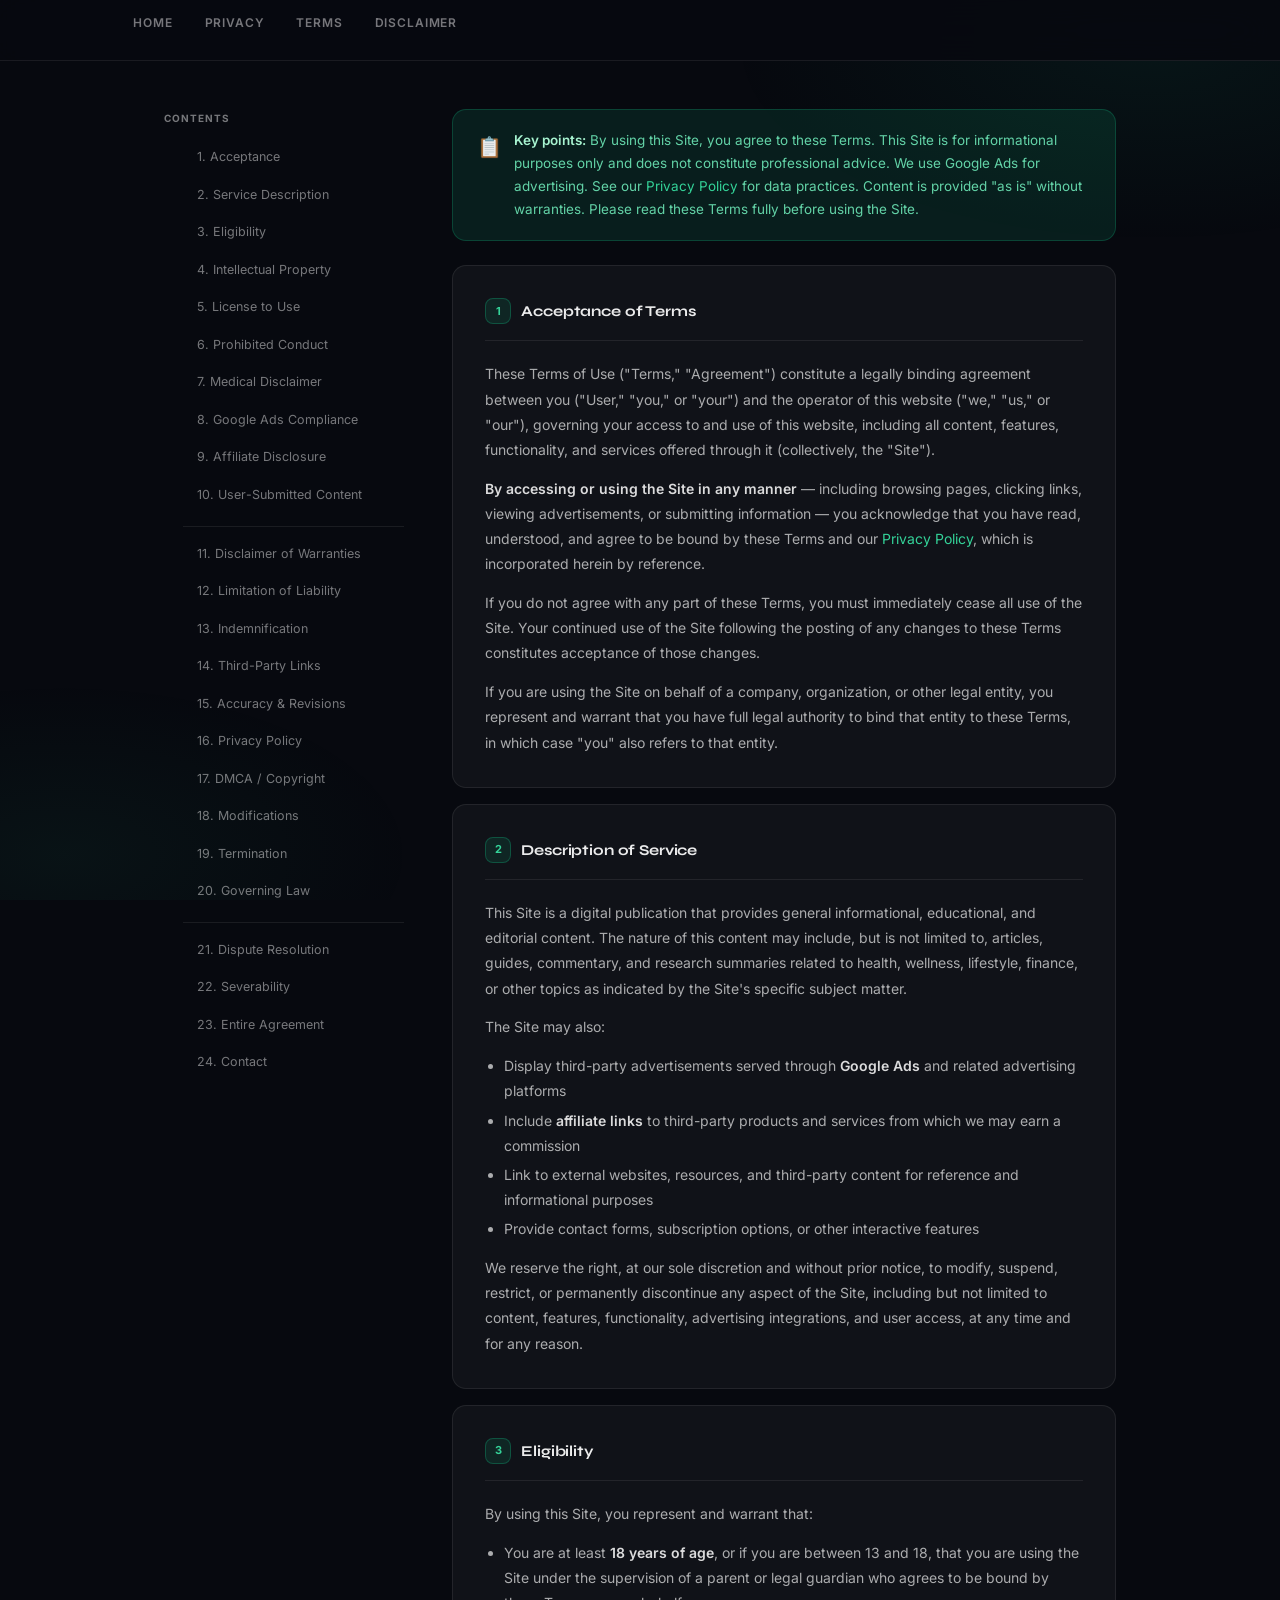
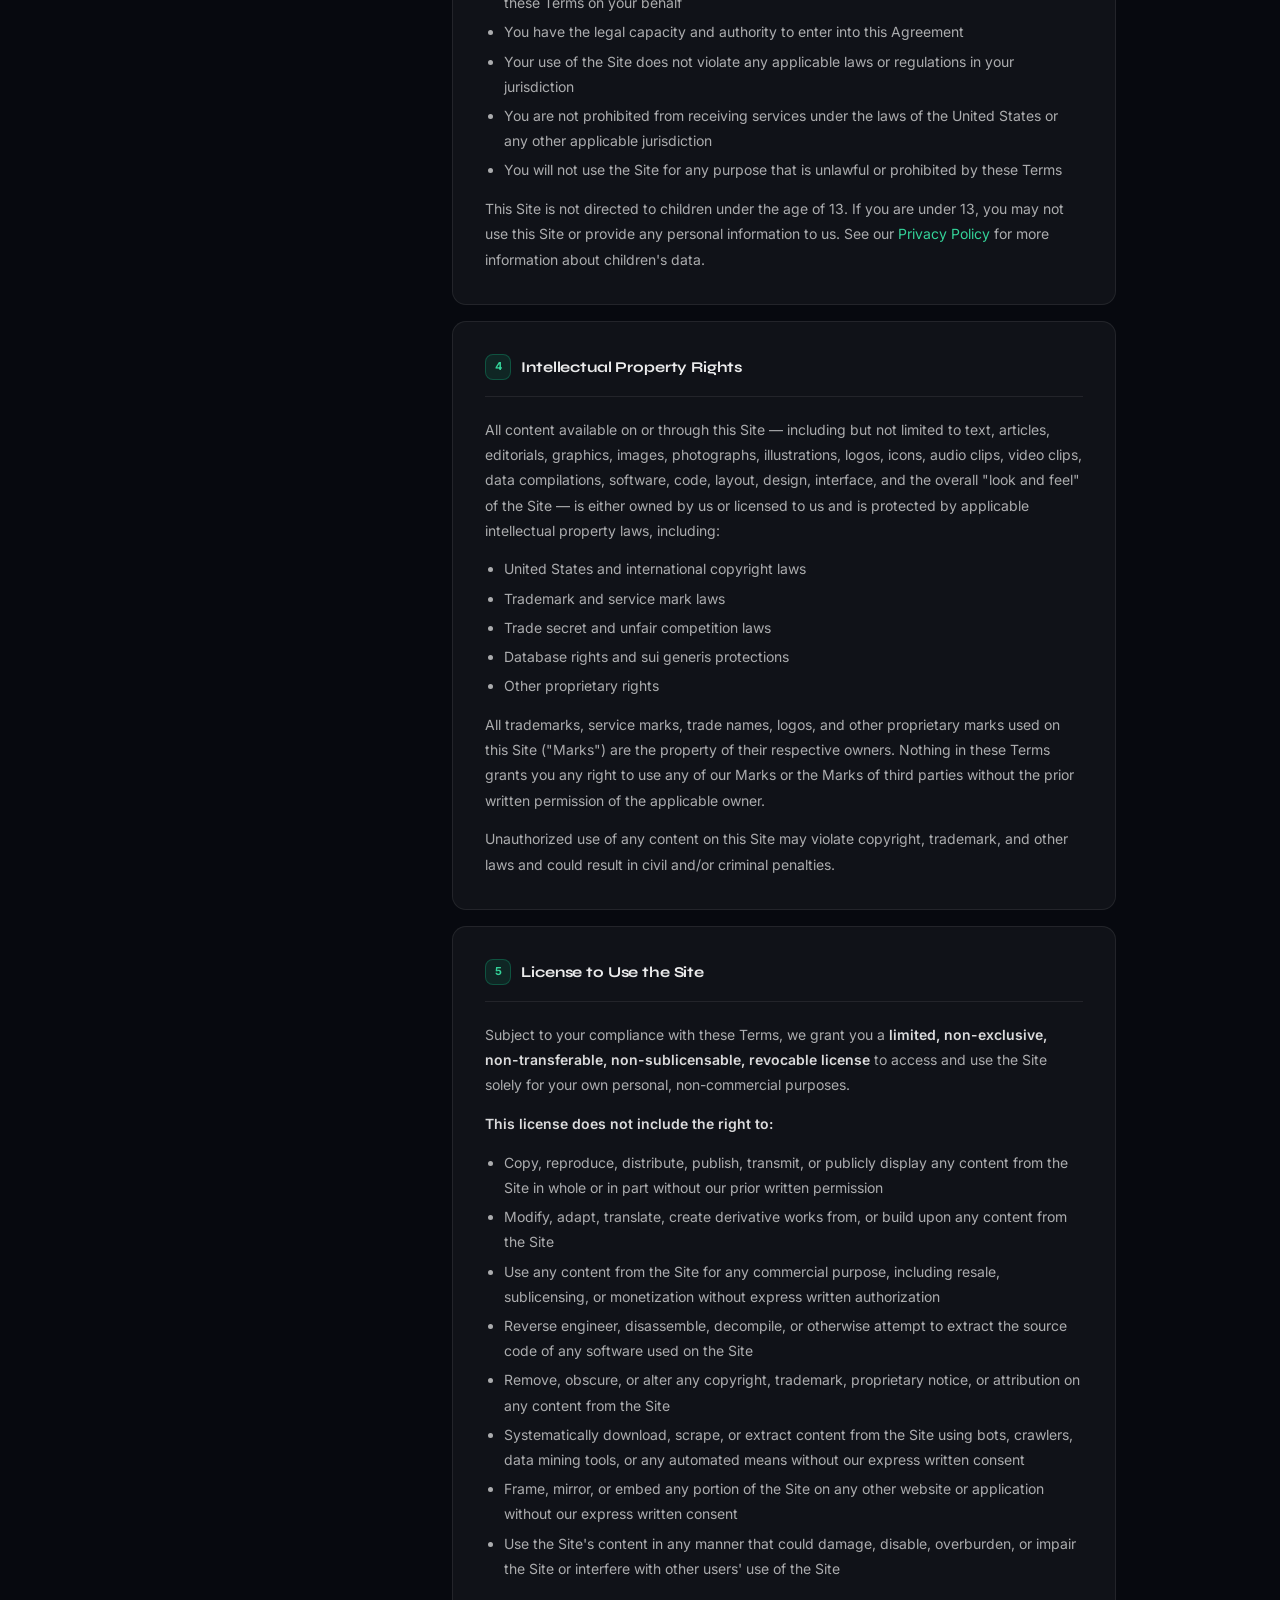
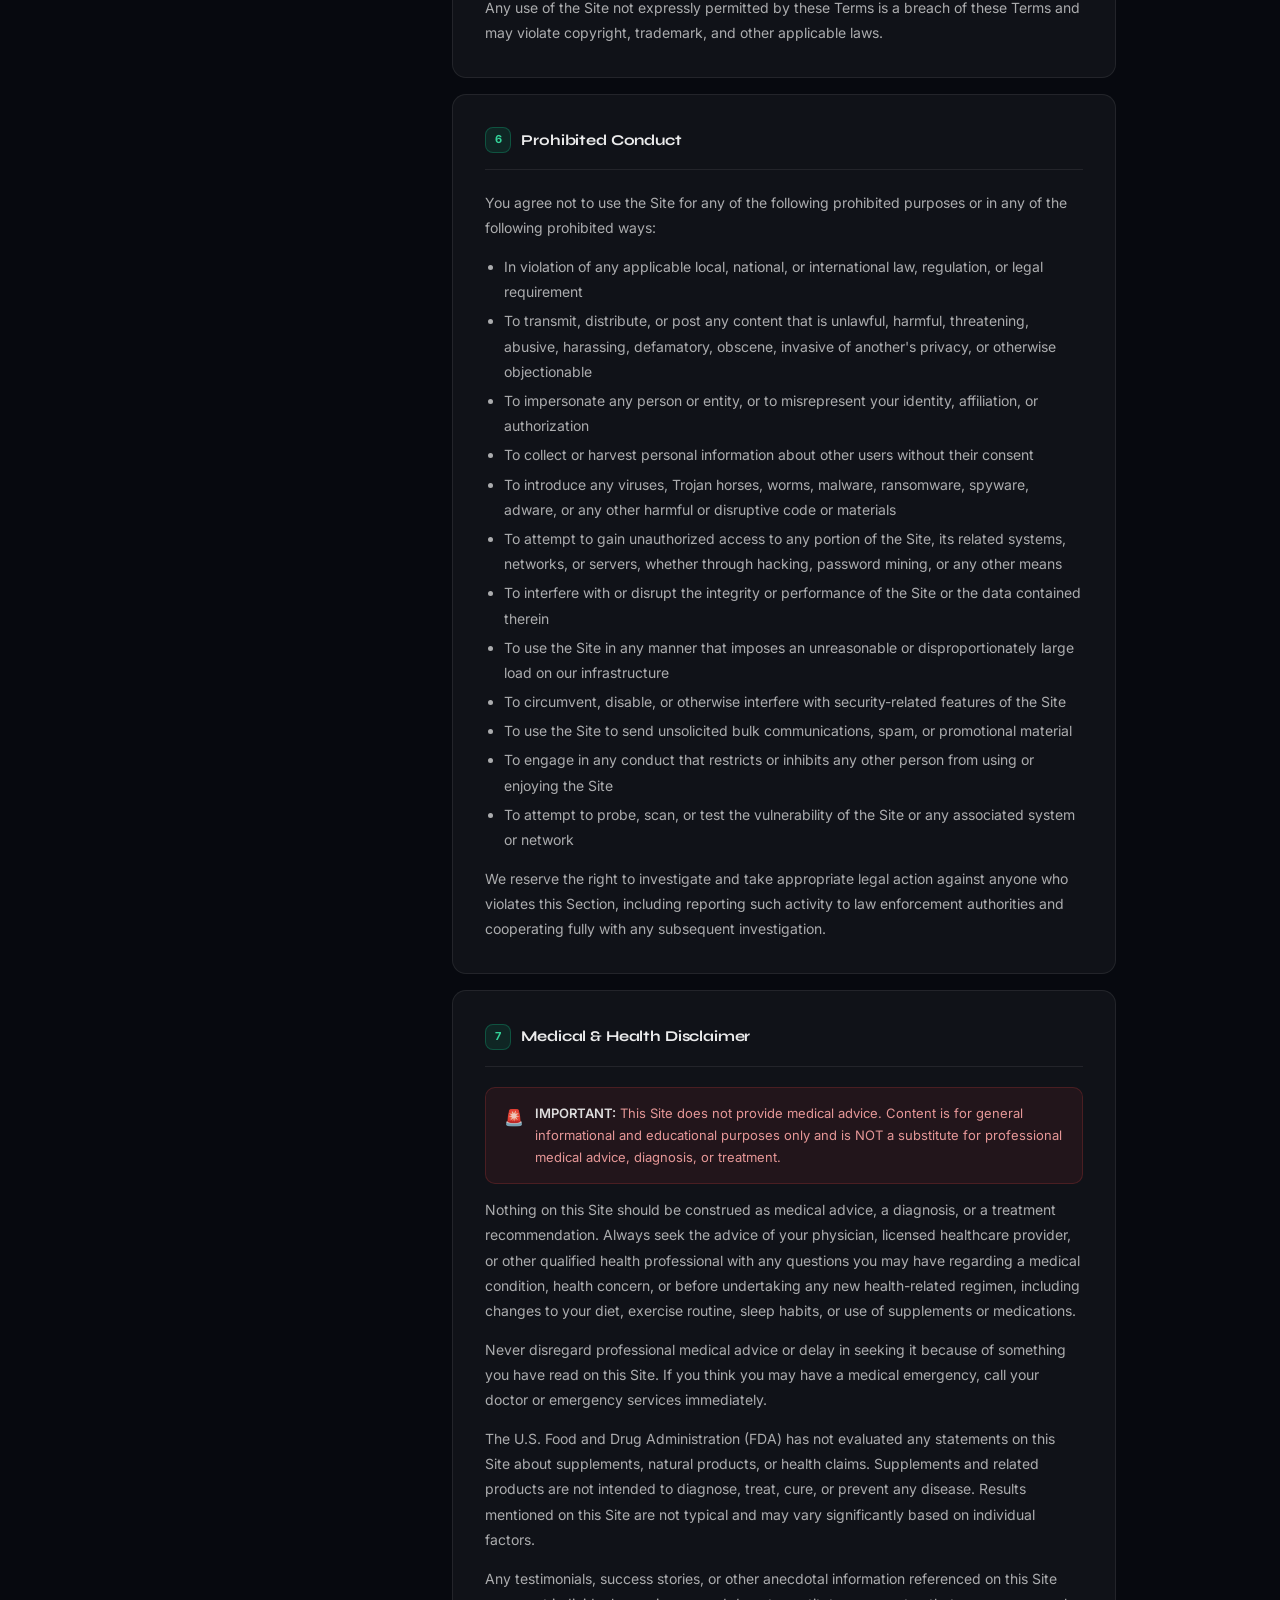
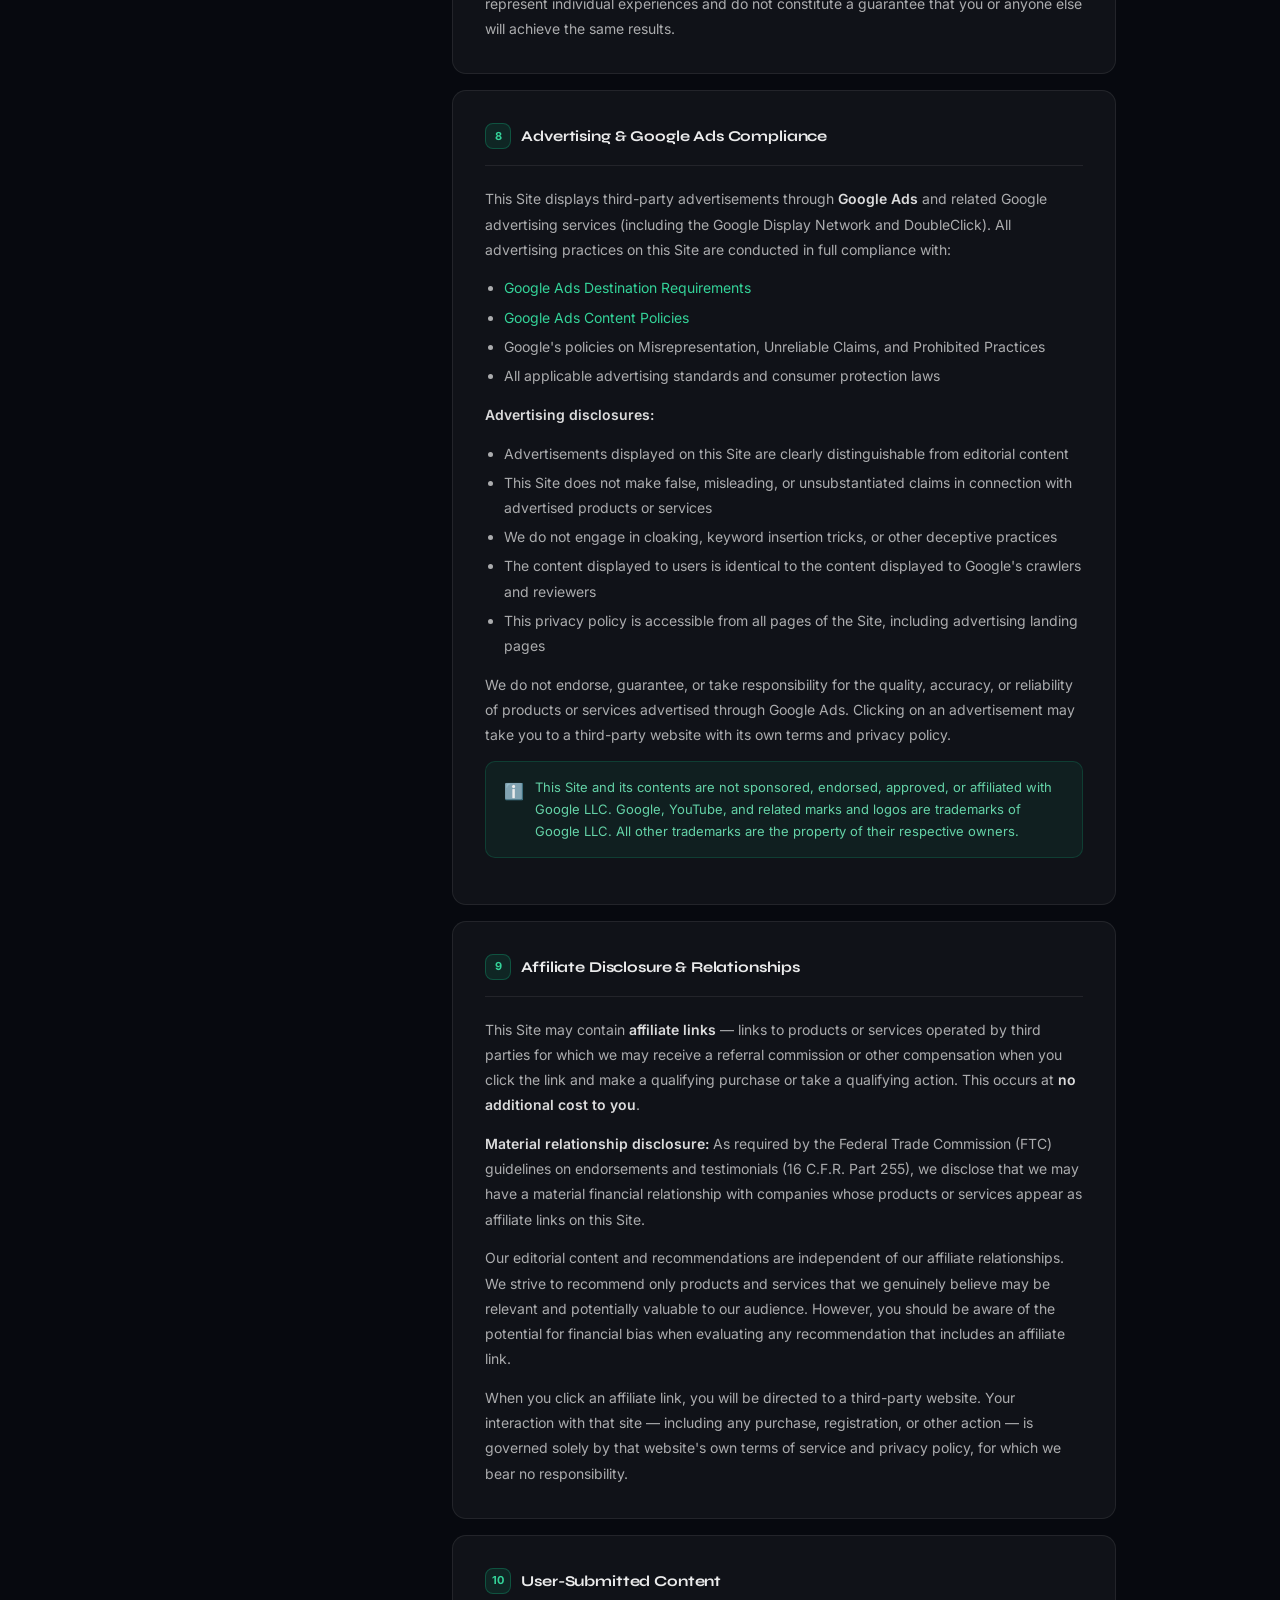
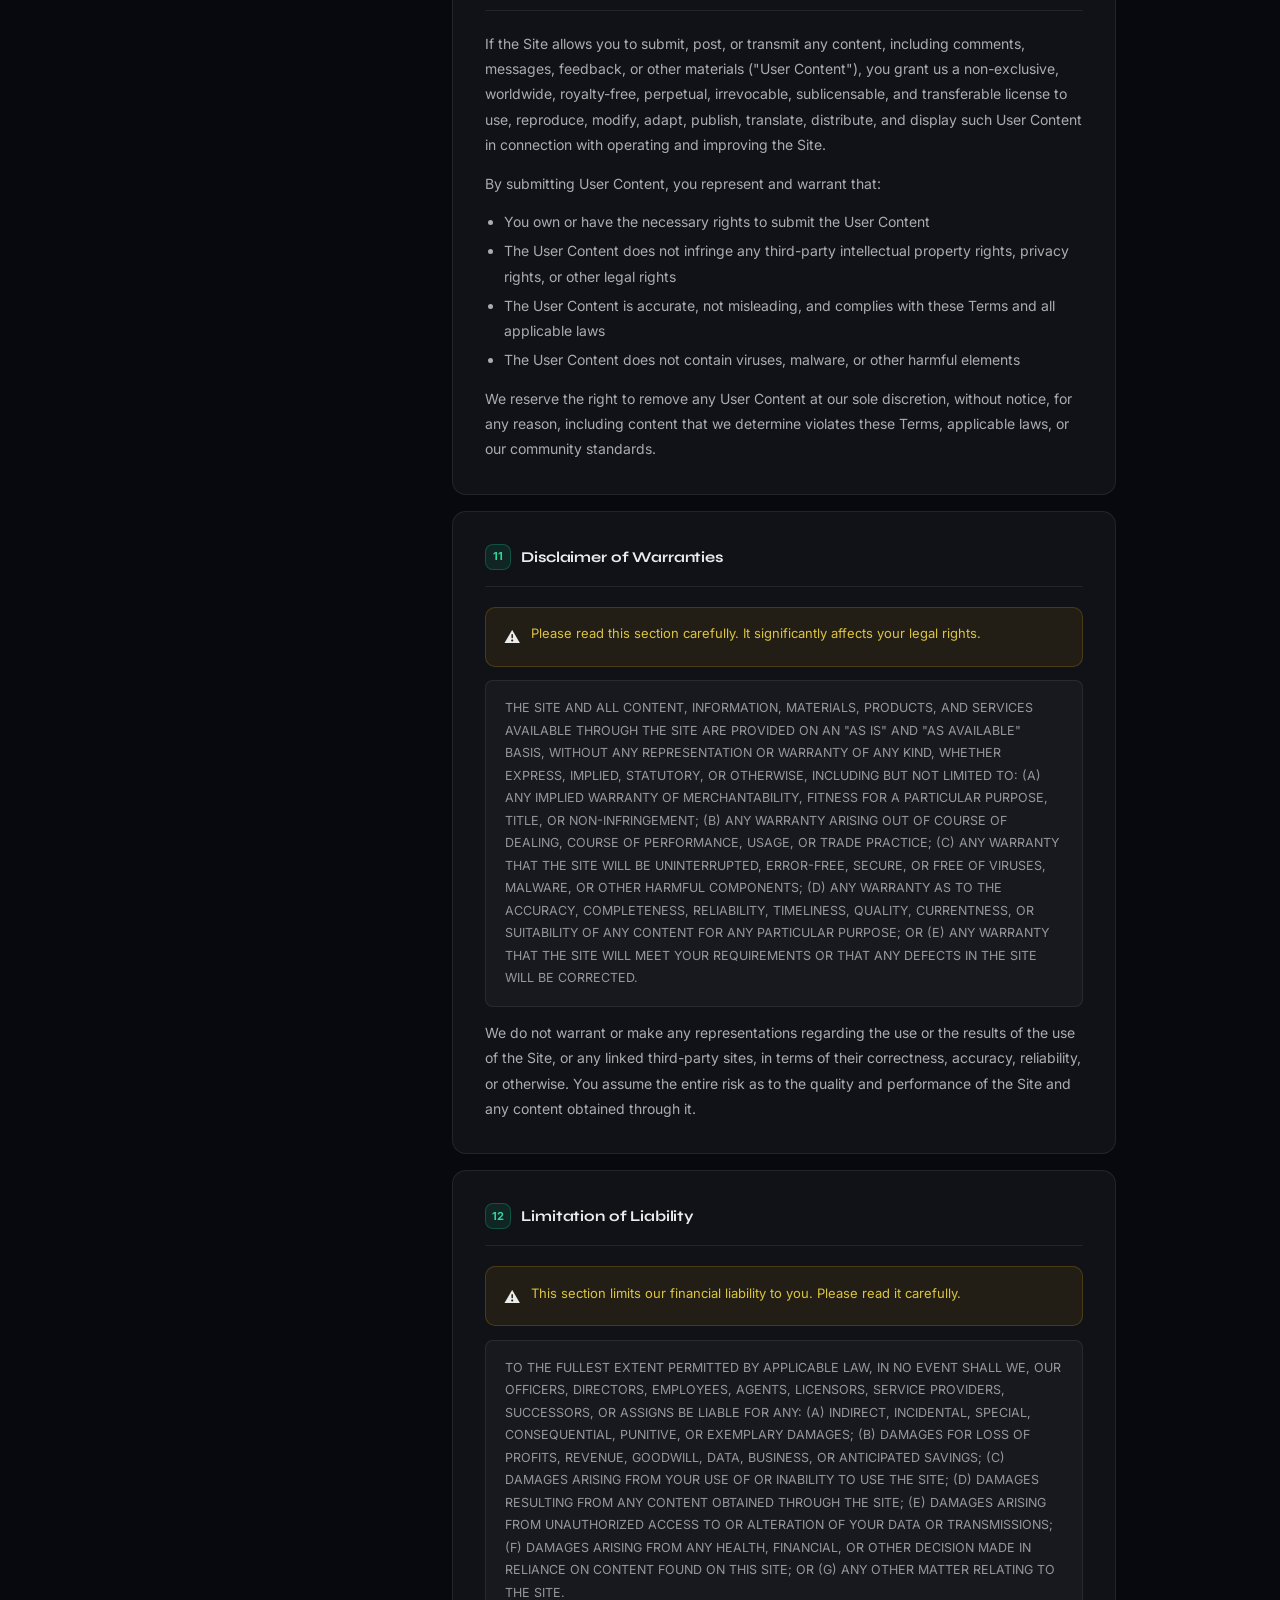
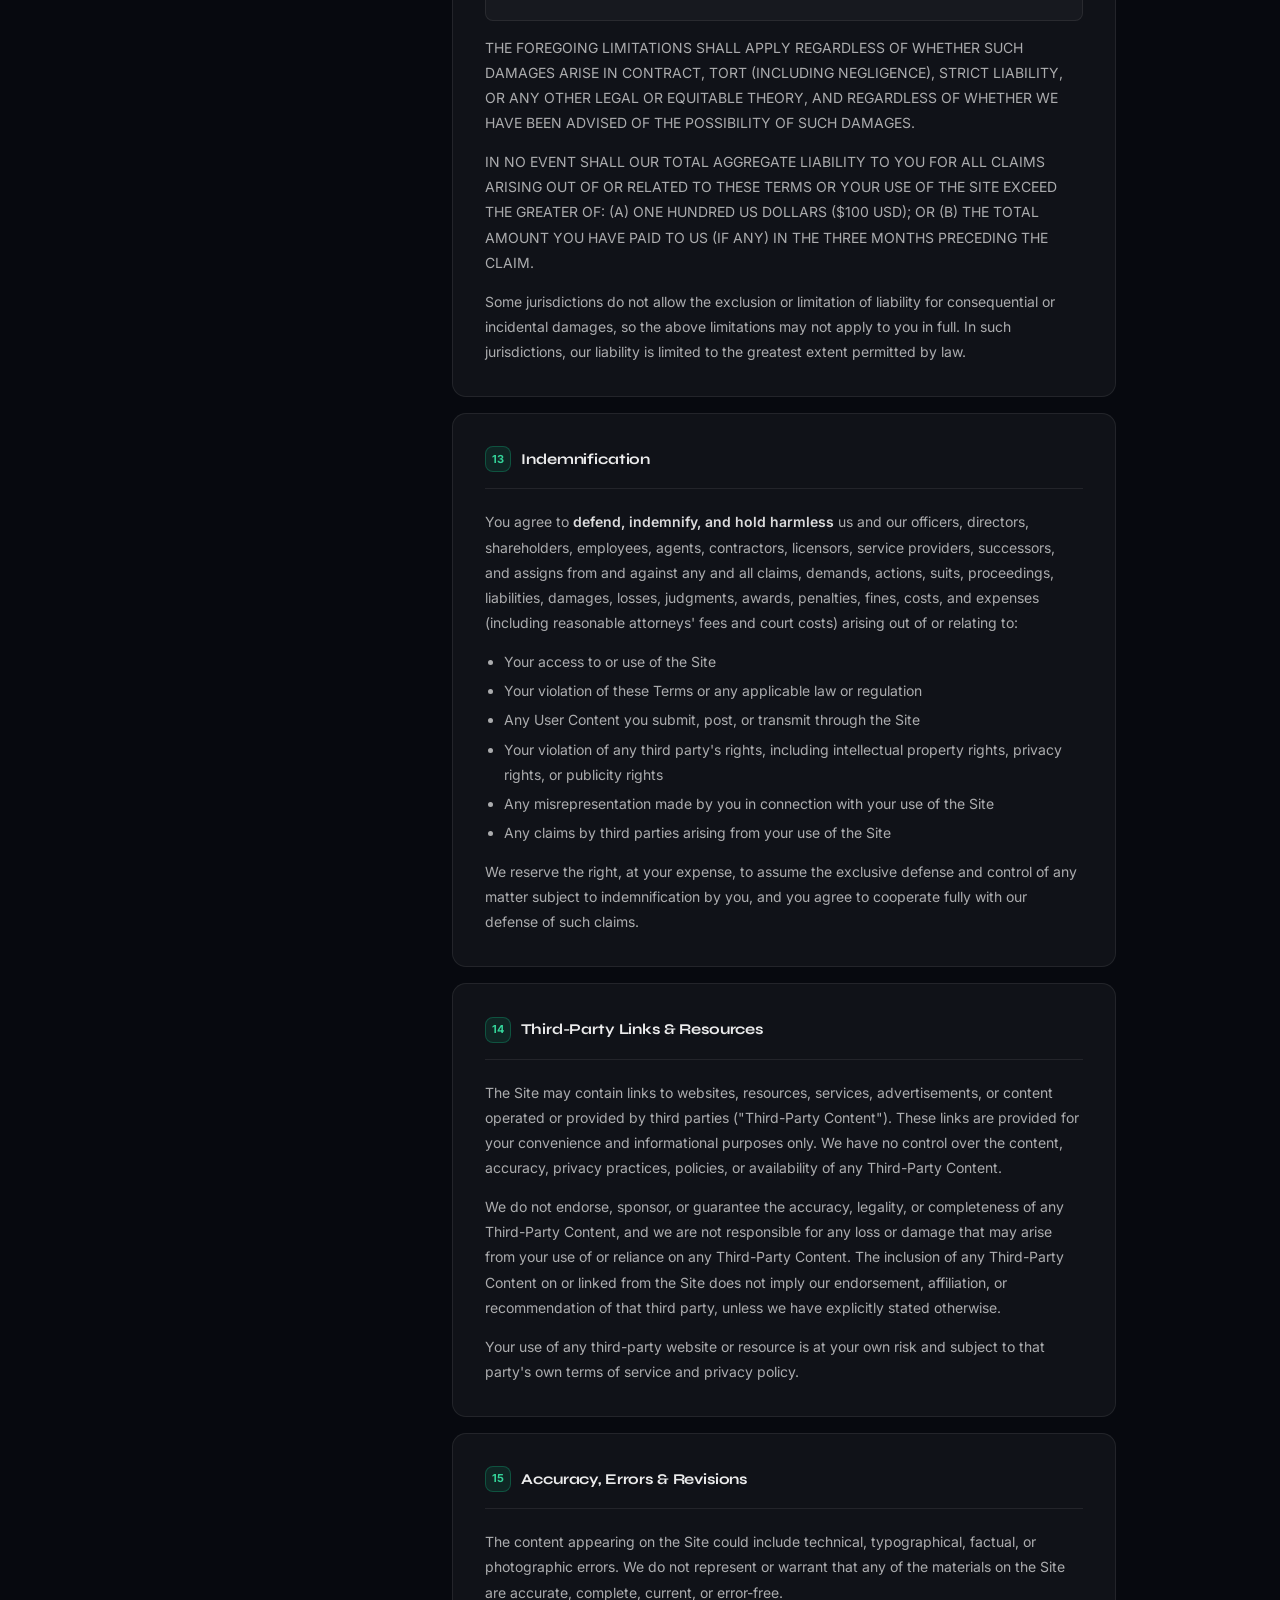
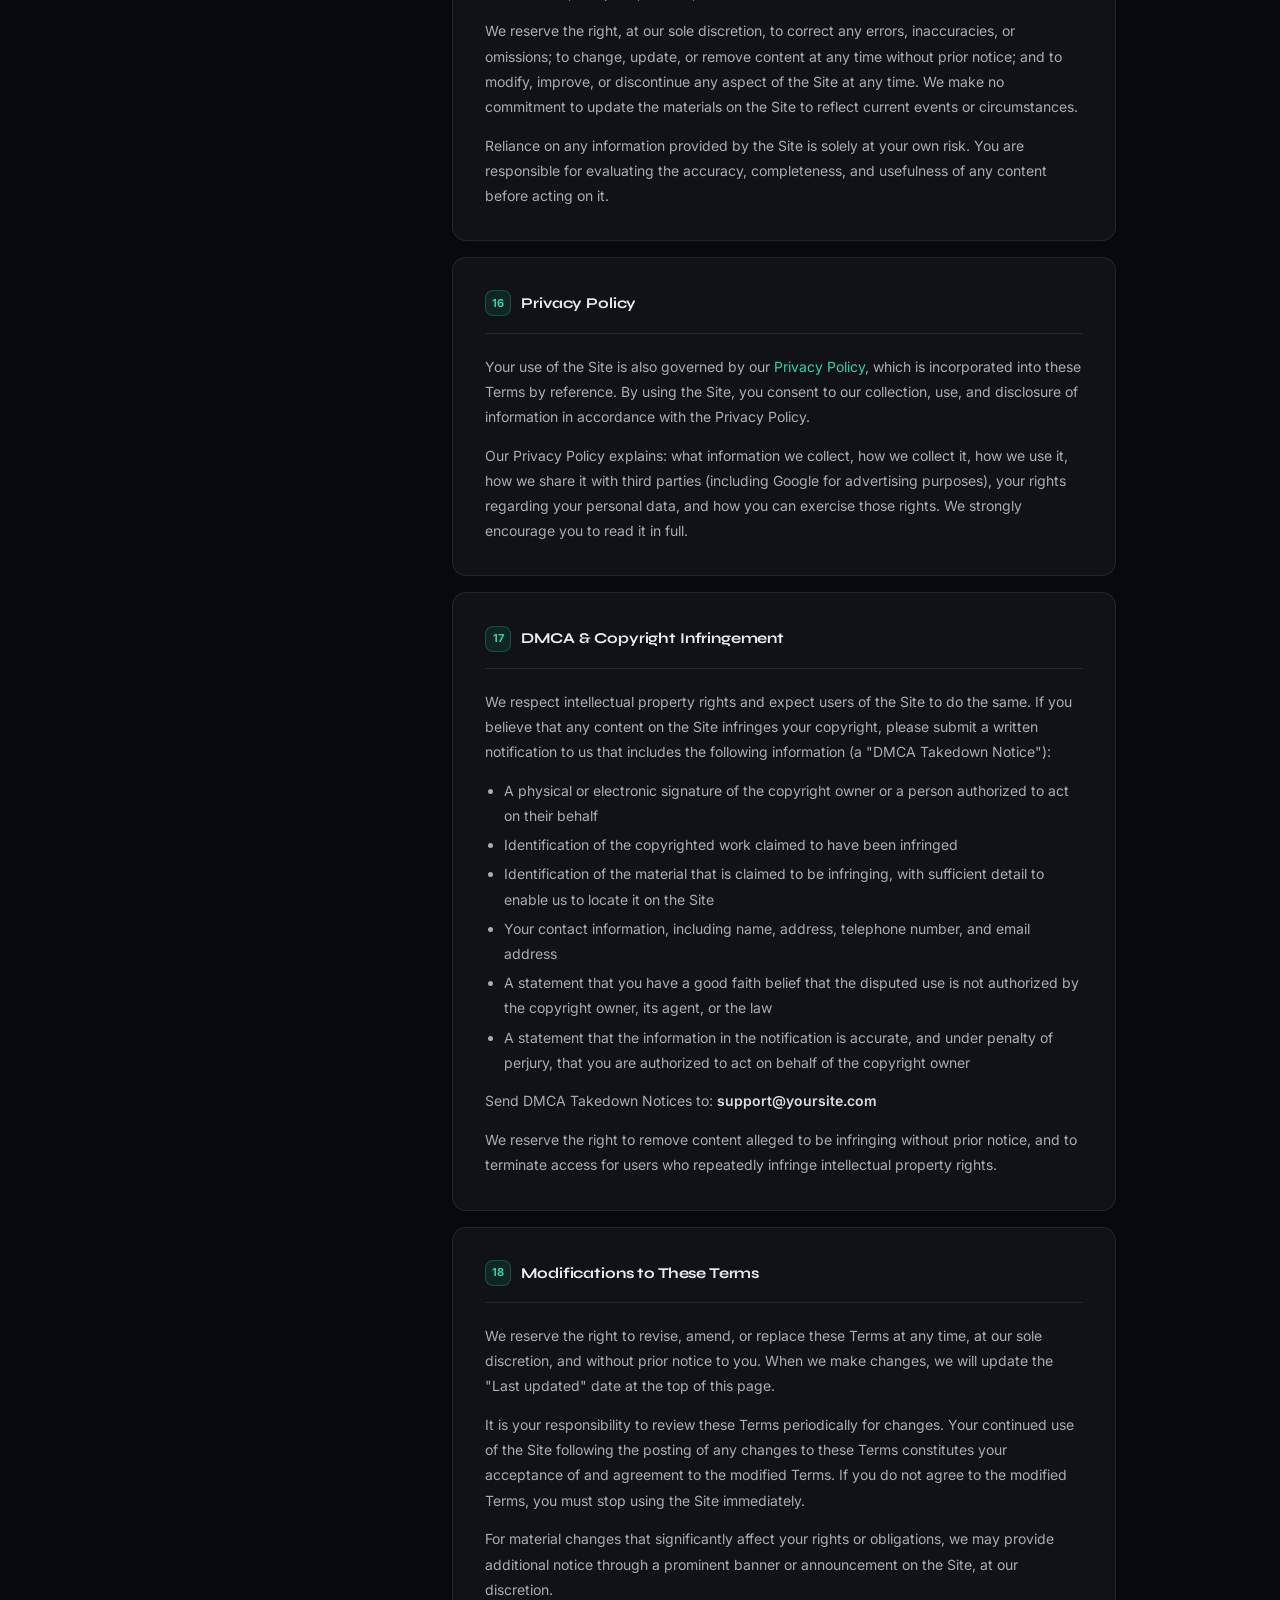
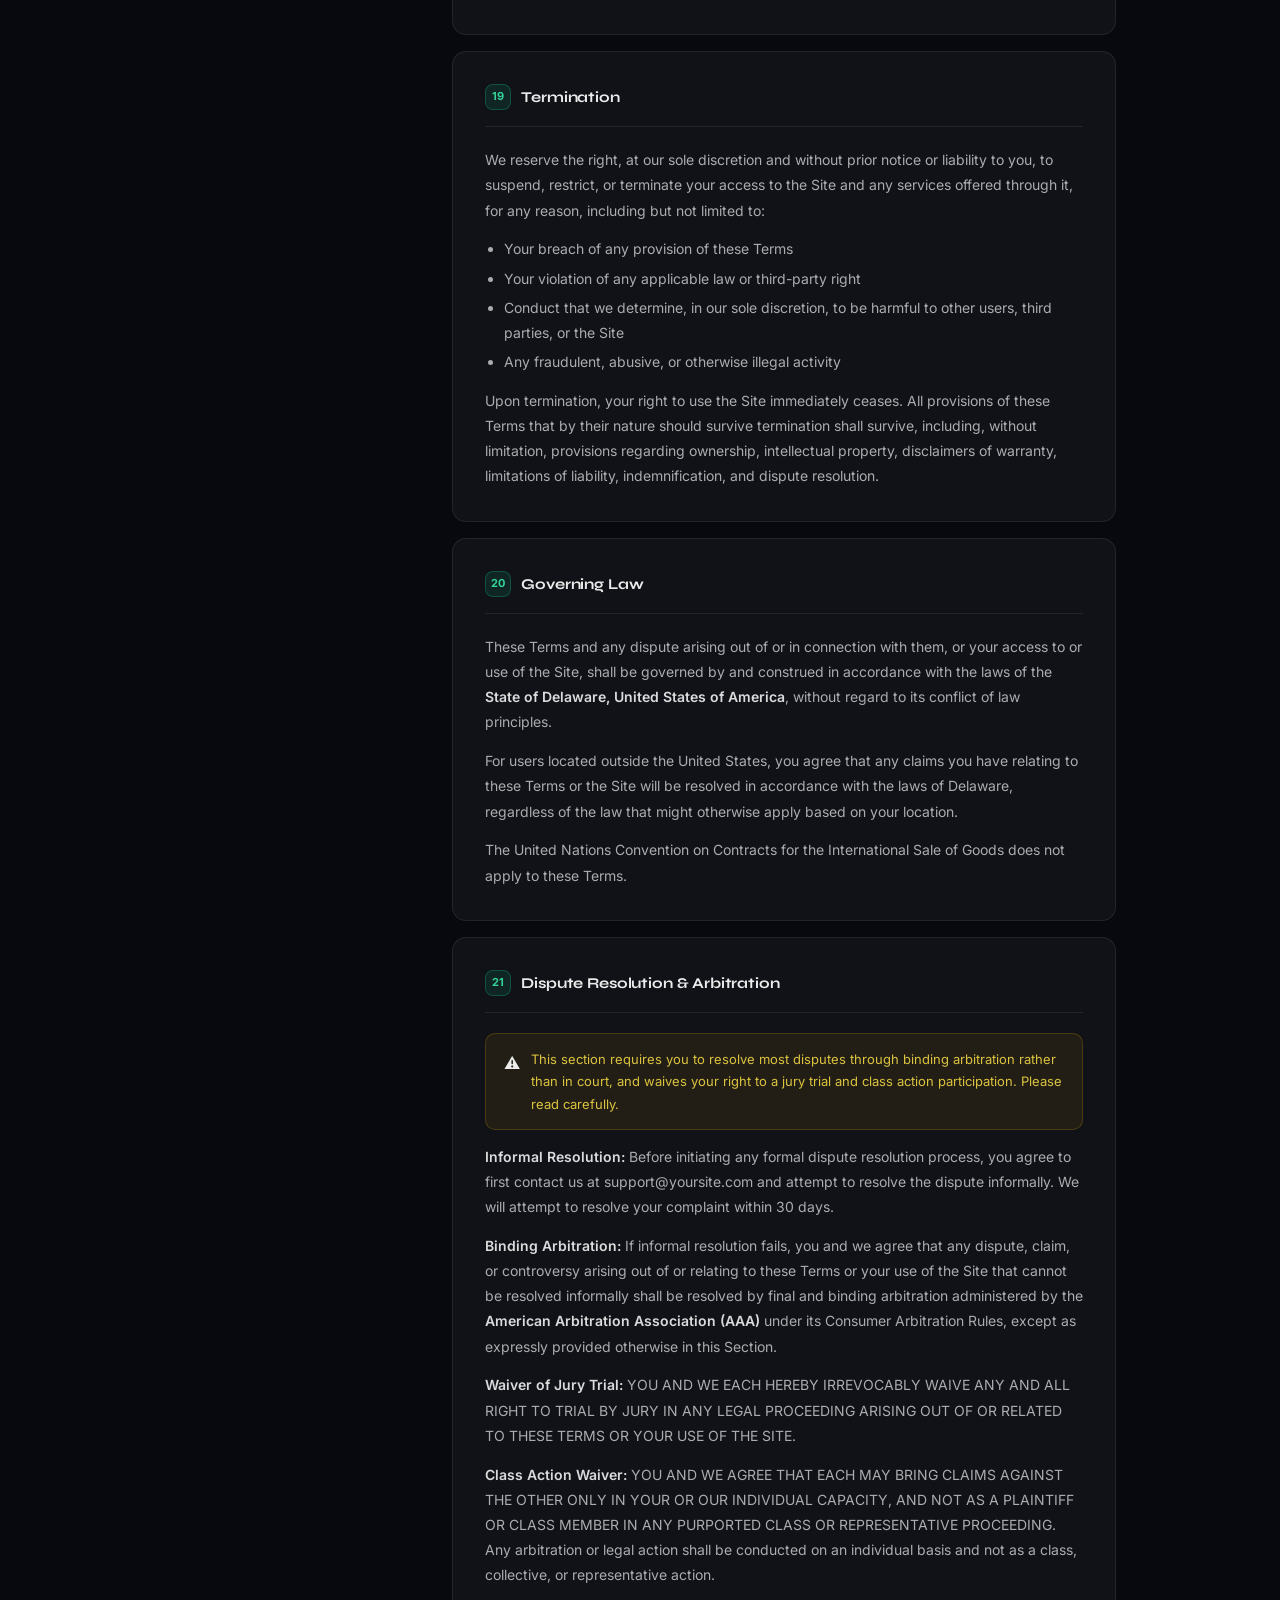
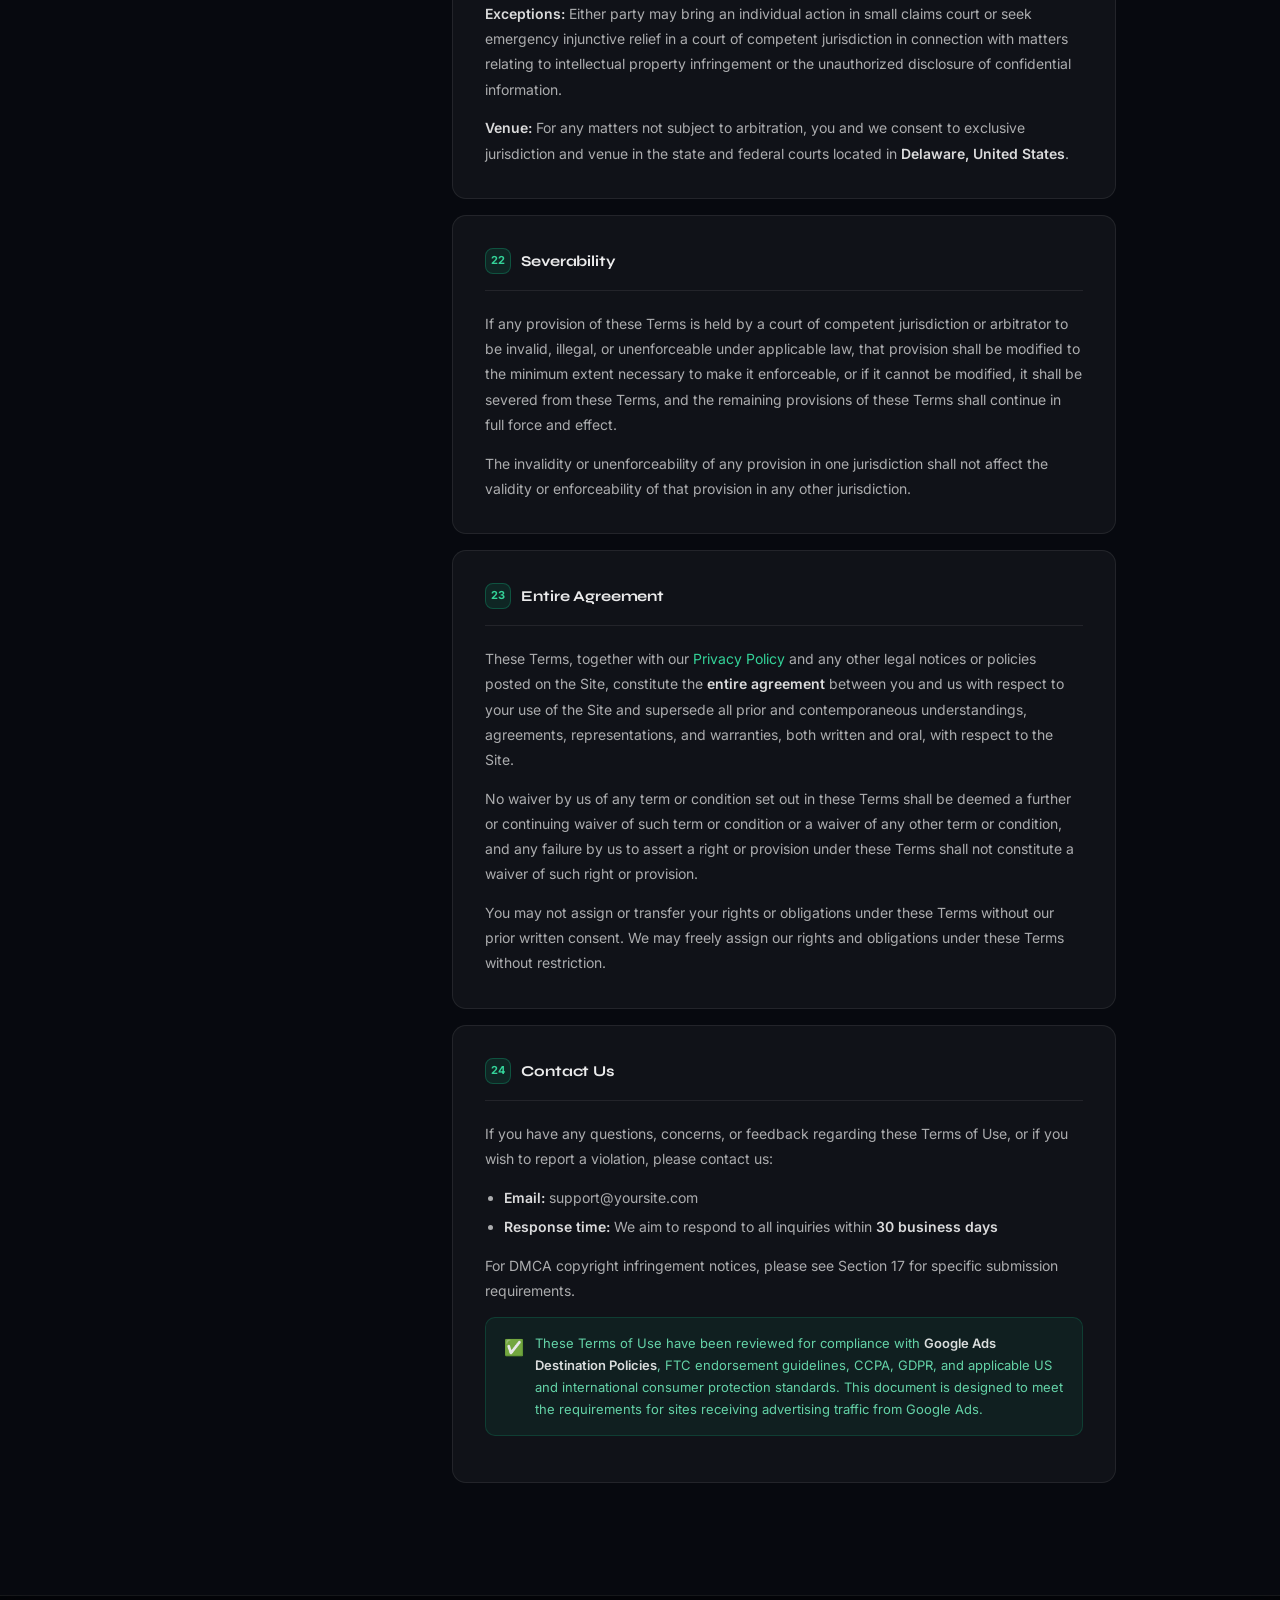
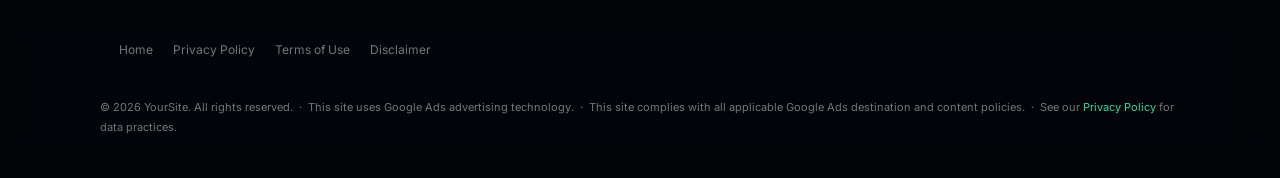
<file: pre/terms.html>
<!doctype html>
<html lang="en">
  <head>
    <meta charset="UTF-8" />
    <meta name="viewport" content="width=device-width,initial-scale=1.0" />
    <meta name="robots" content="index, follow" />
    <meta
      name="description"
      content="Terms of Use — The rules and conditions governing your use of this website, including intellectual property, disclaimers, and liability limitations."
    />
    <title>Terms of Use</title>
    <link rel="preconnect" href="https://fonts.googleapis.com" />
    <link rel="preconnect" href="https://fonts.gstatic.com" crossorigin />
    <link
      href="https://fonts.googleapis.com/css2?family=Syne:wght@400;600;700;800&family=Inter:wght@300;400;500;600&display=swap"
      rel="stylesheet"
    />
    <style>
      *,
      ::before,
      ::after {
        box-sizing: border-box;
        margin: 0;
        padding: 0;
      }
      :root {
        --bg: #07090f;
        --surface: rgba(255, 255, 255, 0.04);
        --surface2: rgba(255, 255, 255, 0.07);
        --border: rgba(255, 255, 255, 0.08);
        --border2: rgba(255, 255, 255, 0.14);
        --accent: #10b981;
        --accent2: #34d399;
        --accent-glow: rgba(16, 185, 129, 0.12);
        --text: rgba(255, 255, 255, 0.92);
        --muted: rgba(255, 255, 255, 0.45);
        --dim: rgba(255, 255, 255, 0.15);
        --blur: blur(20px) saturate(160%);
        --r: 14px;
      }
      html {
        scroll-behavior: smooth;
      }
      body {
        font-family: "Inter", sans-serif;
        background: var(--bg);
        color: var(--text);
        font-size: 15px;
        line-height: 1.75;
        -webkit-font-smoothing: antialiased;
        min-height: 100vh;
      }
      body::before {
        content: "";
        position: fixed;
        inset: 0;
        background:
          radial-gradient(
            ellipse 60% 40% at 90% 5%,
            rgba(16, 185, 129, 0.07) 0%,
            transparent 55%
          ),
          radial-gradient(
            ellipse 50% 35% at 5% 95%,
            rgba(52, 211, 153, 0.05) 0%,
            transparent 55%
          );
        pointer-events: none;
        z-index: 0;
      }
      #root {
        position: relative;
        z-index: 1;
      }
      a {
        color: var(--accent2);
        text-decoration: none;
        transition: opacity 0.2s;
      }
      a:hover {
        opacity: 0.75;
        text-decoration: underline;
      }
      ::-webkit-scrollbar {
        width: 5px;
      }
      ::-webkit-scrollbar-track {
        background: transparent;
      }
      ::-webkit-scrollbar-thumb {
        background: rgba(255, 255, 255, 0.1);
        border-radius: 99px;
      }

      /* ── NAV ── */
      header {
        position: sticky;
        top: 0;
        z-index: 50;
        background: rgba(7, 9, 15, 0.88);
        backdrop-filter: var(--blur);
        -webkit-backdrop-filter: var(--blur);
        border-bottom: 1px solid var(--border);
        padding: 0 5%;
      }
      .nav-inner {
        max-width: 1080px;
        margin: 0 auto;
        height: 60px;
        display: flex;
        align-items: center;
        justify-content: space-between;
      }
      .logo {
        font-family: "Syne", sans-serif;
        font-weight: 800;
        font-size: 18px;
        color: var(--text);
        letter-spacing: -0.02em;
      }
      .logo em {
        font-style: normal;
        color: var(--accent2);
      }
      .nav-links {
        display: flex;
        gap: 4px;
        list-style: none;
      }
      .nav-links a {
        font-size: 12px;
        font-weight: 600;
        color: var(--muted);
        text-transform: uppercase;
        letter-spacing: 0.07em;
        padding: 6px 14px;
        border-radius: 8px;
        transition: all 0.2s;
        text-decoration: none;
      }
      .nav-links a:hover {
        color: var(--accent2);
        background: var(--accent-glow);
      }

      /* ── PAGE HEADER ── */
      .page-header {
        padding: 4rem 5% 3rem;
        border-bottom: 1px solid var(--border);
        background: linear-gradient(
          180deg,
          rgba(16, 185, 129, 0.04) 0%,
          transparent 100%
        );
      }
      .page-header-inner {
        max-width: 1080px;
        margin: 0 auto;
      }
      .eyebrow {
        display: inline-flex;
        align-items: center;
        gap: 7px;
        font-size: 11px;
        font-weight: 700;
        letter-spacing: 0.1em;
        text-transform: uppercase;
        color: var(--accent2);
        background: var(--accent-glow);
        border: 1px solid rgba(16, 185, 129, 0.25);
        padding: 4px 14px;
        border-radius: 99px;
        margin-bottom: 1.2rem;
      }
      .eyebrow::before {
        content: "";
        width: 5px;
        height: 5px;
        border-radius: 50%;
        background: var(--accent2);
      }
      .page-header h1 {
        font-family: "Syne", sans-serif;
        font-size: clamp(2rem, 5vw, 3rem);
        font-weight: 800;
        line-height: 1.1;
        letter-spacing: -0.02em;
        margin-bottom: 0.75rem;
      }
      .page-header .meta {
        font-size: 13px;
        color: var(--muted);
      }
      .page-header .meta strong {
        color: var(--dim);
      }

      /* ── LAYOUT ── */
      .layout {
        max-width: 1080px;
        margin: 0 auto;
        padding: 3rem 5% 6rem;
        display: grid;
        grid-template-columns: 240px 1fr;
        gap: 3rem;
        align-items: start;
      }

      /* ── SIDEBAR TOC ── */
      .toc {
        position: sticky;
        top: 76px;
      }
      .toc-label {
        font-size: 10px;
        font-weight: 700;
        text-transform: uppercase;
        letter-spacing: 0.1em;
        color: var(--muted);
        margin-bottom: 0.9rem;
      }
      .toc-list {
        list-style: none;
        display: flex;
        flex-direction: column;
        gap: 1px;
      }
      .toc-list a {
        font-size: 12.5px;
        color: var(--muted);
        padding: 5px 12px;
        border-radius: 8px;
        display: block;
        border-left: 2px solid transparent;
        transition: all 0.15s;
        text-decoration: none;
      }
      .toc-list a:hover {
        color: var(--accent2);
        background: var(--accent-glow);
        border-left-color: var(--accent2);
      }
      .toc-divider {
        height: 1px;
        background: var(--border);
        margin: 0.6rem 0;
      }

      /* ── SECTION CARDS ── */
      .sections {
        display: flex;
        flex-direction: column;
        gap: 0;
      }
      .summary-banner {
        background: var(--accent-glow);
        border: 1px solid rgba(16, 185, 129, 0.25);
        border-radius: var(--r);
        padding: 1.2rem 1.5rem;
        margin-bottom: 1.5rem;
        display: flex;
        gap: 0.75rem;
        align-items: flex-start;
      }
      .summary-banner .icon {
        font-size: 20px;
        flex-shrink: 0;
        margin-top: 1px;
      }
      .summary-banner p {
        font-size: 13.5px;
        color: rgba(110, 231, 183, 0.9);
        line-height: 1.7;
        margin: 0;
      }
      .summary-banner strong {
        color: #a7f3d0;
      }

      .sec {
        background: var(--surface);
        border: 1px solid var(--border);
        border-radius: var(--r);
        padding: 2rem;
        margin-bottom: 1rem;
        scroll-margin-top: 76px;
        transition: border-color 0.2s;
      }
      .sec:hover {
        border-color: var(--border2);
      }
      .sec-header {
        display: flex;
        align-items: center;
        gap: 0.65rem;
        margin-bottom: 1.25rem;
        padding-bottom: 1rem;
        border-bottom: 1px solid var(--border);
      }
      .sec-num {
        display: inline-flex;
        width: 26px;
        height: 26px;
        background: var(--accent-glow);
        color: var(--accent2);
        border: 1px solid rgba(16, 185, 129, 0.3);
        border-radius: 8px;
        font-size: 11px;
        font-weight: 700;
        align-items: center;
        justify-content: center;
        flex-shrink: 0;
      }
      .sec h2 {
        font-family: "Syne", sans-serif;
        font-size: 15px;
        font-weight: 700;
        color: var(--text);
        letter-spacing: -0.01em;
      }
      p {
        font-size: 14px;
        line-height: 1.8;
        color: rgba(255, 255, 255, 0.65);
        margin-bottom: 0.85rem;
      }
      p:last-child {
        margin-bottom: 0;
      }
      ul,
      ol {
        padding-left: 1.2rem;
        margin-bottom: 0.85rem;
      }
      li {
        font-size: 14px;
        line-height: 1.8;
        color: rgba(255, 255, 255, 0.65);
        margin-bottom: 0.25rem;
      }
      li strong,
      p strong {
        color: rgba(255, 255, 255, 0.85);
        font-weight: 600;
      }
      .callout {
        border-radius: 10px;
        padding: 0.9rem 1.1rem;
        margin: 0.85rem 0;
        display: flex;
        gap: 0.7rem;
        align-items: flex-start;
      }
      .callout .ci {
        font-size: 16px;
        flex-shrink: 0;
        margin-top: 1px;
      }
      .callout p {
        margin: 0;
        font-size: 13px;
        line-height: 1.7;
      }
      .callout-info {
        background: rgba(16, 185, 129, 0.08);
        border: 1px solid rgba(16, 185, 129, 0.2);
      }
      .callout-info p {
        color: rgba(110, 231, 183, 0.9);
      }
      .callout-warn {
        background: rgba(234, 179, 8, 0.08);
        border: 1px solid rgba(234, 179, 8, 0.2);
      }
      .callout-warn p {
        color: rgba(253, 224, 71, 0.85);
      }
      .callout-red {
        background: rgba(239, 68, 68, 0.08);
        border: 1px solid rgba(239, 68, 68, 0.2);
      }
      .callout-red p {
        color: rgba(252, 165, 165, 0.9);
      }
      .caps {
        font-size: 12.5px;
        line-height: 1.8;
        color: rgba(255, 255, 255, 0.55);
        background: rgba(255, 255, 255, 0.03);
        border: 1px solid var(--border);
        border-radius: 8px;
        padding: 1rem 1.2rem;
        margin: 0.85rem 0;
      }
      footer {
        background: rgba(0, 0, 0, 0.5);
        backdrop-filter: var(--blur);
        border-top: 1px solid var(--border);
        padding: 2.5rem 5%;
      }
      .footer-inner {
        max-width: 1080px;
        margin: 0 auto;
        display: flex;
        justify-content: space-between;
        align-items: center;
        flex-wrap: wrap;
        gap: 1rem;
      }
      .footer-logo {
        font-family: "Syne", sans-serif;
        font-weight: 800;
        font-size: 16px;
      }
      .footer-logo em {
        font-style: normal;
        color: var(--accent2);
      }
      .footer-links {
        display: flex;
        gap: 1.25rem;
        list-style: none;
      }
      .footer-links a {
        font-size: 12px;
        color: var(--muted);
      }
      .footer-links a:hover {
        color: var(--accent2);
      }
      .footer-copy {
        font-size: 11px;
        color: var(--muted);
        width: 100%;
        margin-top: 0.5rem;
      }
      @media (max-width: 780px) {
        .layout {
          grid-template-columns: 1fr;
        }
        .toc {
          display: none;
        }
      }
    </style>
  </head>
  <body>
    <div id="root">
      <header>
        <div class="nav-inner">
          <ul class="nav-links">
            <li><a href="index.html">Home</a></li>
            <li><a href="privacy.html">Privacy</a></li>
            <li><a href="terms.html">Terms</a></li>
            <li><a href="disclaimer.html">Disclaimer</a></li>
          </ul>
        </div>
      </header>

      <div class="layout">
        <aside class="toc">
          <p class="toc-label">Contents</p>
          <ul class="toc-list">
            <li><a href="#t1">1. Acceptance</a></li>
            <li><a href="#t2">2. Service Description</a></li>
            <li><a href="#t3">3. Eligibility</a></li>
            <li><a href="#t4">4. Intellectual Property</a></li>
            <li><a href="#t5">5. License to Use</a></li>
            <li><a href="#t6">6. Prohibited Conduct</a></li>
            <li><a href="#t7">7. Medical Disclaimer</a></li>
            <li><a href="#t8">8. Google Ads Compliance</a></li>
            <li><a href="#t9">9. Affiliate Disclosure</a></li>
            <li><a href="#t10">10. User-Submitted Content</a></li>
            <div class="toc-divider"></div>
            <li><a href="#t11">11. Disclaimer of Warranties</a></li>
            <li><a href="#t12">12. Limitation of Liability</a></li>
            <li><a href="#t13">13. Indemnification</a></li>
            <li><a href="#t14">14. Third-Party Links</a></li>
            <li><a href="#t15">15. Accuracy &amp; Revisions</a></li>
            <li><a href="#t16">16. Privacy Policy</a></li>
            <li><a href="#t17">17. DMCA / Copyright</a></li>
            <li><a href="#t18">18. Modifications</a></li>
            <li><a href="#t19">19. Termination</a></li>
            <li><a href="#t20">20. Governing Law</a></li>
            <div class="toc-divider"></div>
            <li><a href="#t21">21. Dispute Resolution</a></li>
            <li><a href="#t22">22. Severability</a></li>
            <li><a href="#t23">23. Entire Agreement</a></li>
            <li><a href="#t24">24. Contact</a></li>
          </ul>
        </aside>

        <main class="sections">
          <div class="summary-banner">
            <div class="icon">📋</div>
            <p>
              <strong>Key points:</strong> By using this Site, you agree to
              these Terms. This Site is for informational purposes only and does
              not constitute professional advice. We use Google Ads for
              advertising. See our <a href="privacy.html">Privacy Policy</a> for
              data practices. Content is provided "as is" without warranties.
              Please read these Terms fully before using the Site.
            </p>
          </div>

          <div class="sec" id="t1">
            <div class="sec-header">
              <span class="sec-num">1</span>
              <h2>Acceptance of Terms</h2>
            </div>
            <p>
              These Terms of Use ("Terms," "Agreement") constitute a legally
              binding agreement between you ("User," "you," or "your") and the
              operator of this website ("we," "us," or "our"), governing your
              access to and use of this website, including all content,
              features, functionality, and services offered through it
              (collectively, the "Site").
            </p>
            <p>
              <strong>By accessing or using the Site in any manner</strong> —
              including browsing pages, clicking links, viewing advertisements,
              or submitting information — you acknowledge that you have read,
              understood, and agree to be bound by these Terms and our
              <a href="privacy.html">Privacy Policy</a>, which is incorporated
              herein by reference.
            </p>
            <p>
              If you do not agree with any part of these Terms, you must
              immediately cease all use of the Site. Your continued use of the
              Site following the posting of any changes to these Terms
              constitutes acceptance of those changes.
            </p>
            <p>
              If you are using the Site on behalf of a company, organization, or
              other legal entity, you represent and warrant that you have full
              legal authority to bind that entity to these Terms, in which case
              "you" also refers to that entity.
            </p>
          </div>

          <div class="sec" id="t2">
            <div class="sec-header">
              <span class="sec-num">2</span>
              <h2>Description of Service</h2>
            </div>
            <p>
              This Site is a digital publication that provides general
              informational, educational, and editorial content. The nature of
              this content may include, but is not limited to, articles, guides,
              commentary, and research summaries related to health, wellness,
              lifestyle, finance, or other topics as indicated by the Site's
              specific subject matter.
            </p>
            <p>The Site may also:</p>
            <ul>
              <li>
                Display third-party advertisements served through
                <strong>Google Ads</strong> and related advertising platforms
              </li>
              <li>
                Include <strong>affiliate links</strong> to third-party products
                and services from which we may earn a commission
              </li>
              <li>
                Link to external websites, resources, and third-party content
                for reference and informational purposes
              </li>
              <li>
                Provide contact forms, subscription options, or other
                interactive features
              </li>
            </ul>
            <p>
              We reserve the right, at our sole discretion and without prior
              notice, to modify, suspend, restrict, or permanently discontinue
              any aspect of the Site, including but not limited to content,
              features, functionality, advertising integrations, and user
              access, at any time and for any reason.
            </p>
          </div>

          <div class="sec" id="t3">
            <div class="sec-header">
              <span class="sec-num">3</span>
              <h2>Eligibility</h2>
            </div>
            <p>By using this Site, you represent and warrant that:</p>
            <ul>
              <li>
                You are at least <strong>18 years of age</strong>, or if you are
                between 13 and 18, that you are using the Site under the
                supervision of a parent or legal guardian who agrees to be bound
                by these Terms on your behalf
              </li>
              <li>
                You have the legal capacity and authority to enter into this
                Agreement
              </li>
              <li>
                Your use of the Site does not violate any applicable laws or
                regulations in your jurisdiction
              </li>
              <li>
                You are not prohibited from receiving services under the laws of
                the United States or any other applicable jurisdiction
              </li>
              <li>
                You will not use the Site for any purpose that is unlawful or
                prohibited by these Terms
              </li>
            </ul>
            <p>
              This Site is not directed to children under the age of 13. If you
              are under 13, you may not use this Site or provide any personal
              information to us. See our
              <a href="privacy.html">Privacy Policy</a> for more information
              about children's data.
            </p>
          </div>

          <div class="sec" id="t4">
            <div class="sec-header">
              <span class="sec-num">4</span>
              <h2>Intellectual Property Rights</h2>
            </div>
            <p>
              All content available on or through this Site — including but not
              limited to text, articles, editorials, graphics, images,
              photographs, illustrations, logos, icons, audio clips, video
              clips, data compilations, software, code, layout, design,
              interface, and the overall "look and feel" of the Site — is either
              owned by us or licensed to us and is protected by applicable
              intellectual property laws, including:
            </p>
            <ul>
              <li>United States and international copyright laws</li>
              <li>Trademark and service mark laws</li>
              <li>Trade secret and unfair competition laws</li>
              <li>Database rights and sui generis protections</li>
              <li>Other proprietary rights</li>
            </ul>
            <p>
              All trademarks, service marks, trade names, logos, and other
              proprietary marks used on this Site ("Marks") are the property of
              their respective owners. Nothing in these Terms grants you any
              right to use any of our Marks or the Marks of third parties
              without the prior written permission of the applicable owner.
            </p>
            <p>
              Unauthorized use of any content on this Site may violate
              copyright, trademark, and other laws and could result in civil
              and/or criminal penalties.
            </p>
          </div>

          <div class="sec" id="t5">
            <div class="sec-header">
              <span class="sec-num">5</span>
              <h2>License to Use the Site</h2>
            </div>
            <p>
              Subject to your compliance with these Terms, we grant you a
              <strong
                >limited, non-exclusive, non-transferable, non-sublicensable,
                revocable license</strong
              >
              to access and use the Site solely for your own personal,
              non-commercial purposes.
            </p>
            <p><strong>This license does not include the right to:</strong></p>
            <ul>
              <li>
                Copy, reproduce, distribute, publish, transmit, or publicly
                display any content from the Site in whole or in part without
                our prior written permission
              </li>
              <li>
                Modify, adapt, translate, create derivative works from, or build
                upon any content from the Site
              </li>
              <li>
                Use any content from the Site for any commercial purpose,
                including resale, sublicensing, or monetization without express
                written authorization
              </li>
              <li>
                Reverse engineer, disassemble, decompile, or otherwise attempt
                to extract the source code of any software used on the Site
              </li>
              <li>
                Remove, obscure, or alter any copyright, trademark, proprietary
                notice, or attribution on any content from the Site
              </li>
              <li>
                Systematically download, scrape, or extract content from the
                Site using bots, crawlers, data mining tools, or any automated
                means without our express written consent
              </li>
              <li>
                Frame, mirror, or embed any portion of the Site on any other
                website or application without our express written consent
              </li>
              <li>
                Use the Site's content in any manner that could damage, disable,
                overburden, or impair the Site or interfere with other users'
                use of the Site
              </li>
            </ul>
            <p>
              Any use of the Site not expressly permitted by these Terms is a
              breach of these Terms and may violate copyright, trademark, and
              other applicable laws.
            </p>
          </div>

          <div class="sec" id="t6">
            <div class="sec-header">
              <span class="sec-num">6</span>
              <h2>Prohibited Conduct</h2>
            </div>
            <p>
              You agree not to use the Site for any of the following prohibited
              purposes or in any of the following prohibited ways:
            </p>
            <ul>
              <li>
                In violation of any applicable local, national, or international
                law, regulation, or legal requirement
              </li>
              <li>
                To transmit, distribute, or post any content that is unlawful,
                harmful, threatening, abusive, harassing, defamatory, obscene,
                invasive of another's privacy, or otherwise objectionable
              </li>
              <li>
                To impersonate any person or entity, or to misrepresent your
                identity, affiliation, or authorization
              </li>
              <li>
                To collect or harvest personal information about other users
                without their consent
              </li>
              <li>
                To introduce any viruses, Trojan horses, worms, malware,
                ransomware, spyware, adware, or any other harmful or disruptive
                code or materials
              </li>
              <li>
                To attempt to gain unauthorized access to any portion of the
                Site, its related systems, networks, or servers, whether through
                hacking, password mining, or any other means
              </li>
              <li>
                To interfere with or disrupt the integrity or performance of the
                Site or the data contained therein
              </li>
              <li>
                To use the Site in any manner that imposes an unreasonable or
                disproportionately large load on our infrastructure
              </li>
              <li>
                To circumvent, disable, or otherwise interfere with
                security-related features of the Site
              </li>
              <li>
                To use the Site to send unsolicited bulk communications, spam,
                or promotional material
              </li>
              <li>
                To engage in any conduct that restricts or inhibits any other
                person from using or enjoying the Site
              </li>
              <li>
                To attempt to probe, scan, or test the vulnerability of the Site
                or any associated system or network
              </li>
            </ul>
            <p>
              We reserve the right to investigate and take appropriate legal
              action against anyone who violates this Section, including
              reporting such activity to law enforcement authorities and
              cooperating fully with any subsequent investigation.
            </p>
          </div>

          <div class="sec" id="t7">
            <div class="sec-header">
              <span class="sec-num">7</span>
              <h2>Medical &amp; Health Disclaimer</h2>
            </div>
            <div class="callout callout-red">
              <span class="ci">🚨</span>
              <p>
                <strong>IMPORTANT:</strong> This Site does not provide medical
                advice. Content is for general informational and educational
                purposes only and is NOT a substitute for professional medical
                advice, diagnosis, or treatment.
              </p>
            </div>
            <p>
              Nothing on this Site should be construed as medical advice, a
              diagnosis, or a treatment recommendation. Always seek the advice
              of your physician, licensed healthcare provider, or other
              qualified health professional with any questions you may have
              regarding a medical condition, health concern, or before
              undertaking any new health-related regimen, including changes to
              your diet, exercise routine, sleep habits, or use of supplements
              or medications.
            </p>
            <p>
              Never disregard professional medical advice or delay in seeking it
              because of something you have read on this Site. If you think you
              may have a medical emergency, call your doctor or emergency
              services immediately.
            </p>
            <p>
              The U.S. Food and Drug Administration (FDA) has not evaluated any
              statements on this Site about supplements, natural products, or
              health claims. Supplements and related products are not intended
              to diagnose, treat, cure, or prevent any disease. Results
              mentioned on this Site are not typical and may vary significantly
              based on individual factors.
            </p>
            <p>
              Any testimonials, success stories, or other anecdotal information
              referenced on this Site represent individual experiences and do
              not constitute a guarantee that you or anyone else will achieve
              the same results.
            </p>
          </div>

          <div class="sec" id="t8">
            <div class="sec-header">
              <span class="sec-num">8</span>
              <h2>Advertising &amp; Google Ads Compliance</h2>
            </div>
            <p>
              This Site displays third-party advertisements through
              <strong>Google Ads</strong> and related Google advertising
              services (including the Google Display Network and DoubleClick).
              All advertising practices on this Site are conducted in full
              compliance with:
            </p>
            <ul>
              <li>
                <a
                  href="https://support.google.com/adspolicy/answer/6008942"
                  target="_blank"
                  rel="noopener"
                  >Google Ads Destination Requirements</a
                >
              </li>
              <li>
                <a
                  href="https://support.google.com/adspolicy/answer/6023676"
                  target="_blank"
                  rel="noopener"
                  >Google Ads Content Policies</a
                >
              </li>
              <li>
                Google's policies on Misrepresentation, Unreliable Claims, and
                Prohibited Practices
              </li>
              <li>
                All applicable advertising standards and consumer protection
                laws
              </li>
            </ul>
            <p><strong>Advertising disclosures:</strong></p>
            <ul>
              <li>
                Advertisements displayed on this Site are clearly
                distinguishable from editorial content
              </li>
              <li>
                This Site does not make false, misleading, or unsubstantiated
                claims in connection with advertised products or services
              </li>
              <li>
                We do not engage in cloaking, keyword insertion tricks, or other
                deceptive practices
              </li>
              <li>
                The content displayed to users is identical to the content
                displayed to Google's crawlers and reviewers
              </li>
              <li>
                This privacy policy is accessible from all pages of the Site,
                including advertising landing pages
              </li>
            </ul>
            <p>
              We do not endorse, guarantee, or take responsibility for the
              quality, accuracy, or reliability of products or services
              advertised through Google Ads. Clicking on an advertisement may
              take you to a third-party website with its own terms and privacy
              policy.
            </p>
            <div class="callout callout-info">
              <span class="ci">ℹ️</span>
              <p>
                This Site and its contents are not sponsored, endorsed,
                approved, or affiliated with Google LLC. Google, YouTube, and
                related marks and logos are trademarks of Google LLC. All other
                trademarks are the property of their respective owners.
              </p>
            </div>
          </div>

          <div class="sec" id="t9">
            <div class="sec-header">
              <span class="sec-num">9</span>
              <h2>Affiliate Disclosure &amp; Relationships</h2>
            </div>
            <p>
              This Site may contain <strong>affiliate links</strong> — links to
              products or services operated by third parties for which we may
              receive a referral commission or other compensation when you click
              the link and make a qualifying purchase or take a qualifying
              action. This occurs at <strong>no additional cost to you</strong>.
            </p>
            <p>
              <strong>Material relationship disclosure:</strong> As required by
              the Federal Trade Commission (FTC) guidelines on endorsements and
              testimonials (16 C.F.R. Part 255), we disclose that we may have a
              material financial relationship with companies whose products or
              services appear as affiliate links on this Site.
            </p>
            <p>
              Our editorial content and recommendations are independent of our
              affiliate relationships. We strive to recommend only products and
              services that we genuinely believe may be relevant and potentially
              valuable to our audience. However, you should be aware of the
              potential for financial bias when evaluating any recommendation
              that includes an affiliate link.
            </p>
            <p>
              When you click an affiliate link, you will be directed to a
              third-party website. Your interaction with that site — including
              any purchase, registration, or other action — is governed solely
              by that website's own terms of service and privacy policy, for
              which we bear no responsibility.
            </p>
          </div>

          <div class="sec" id="t10">
            <div class="sec-header">
              <span class="sec-num">10</span>
              <h2>User-Submitted Content</h2>
            </div>
            <p>
              If the Site allows you to submit, post, or transmit any content,
              including comments, messages, feedback, or other materials ("User
              Content"), you grant us a non-exclusive, worldwide, royalty-free,
              perpetual, irrevocable, sublicensable, and transferable license to
              use, reproduce, modify, adapt, publish, translate, distribute, and
              display such User Content in connection with operating and
              improving the Site.
            </p>
            <p>By submitting User Content, you represent and warrant that:</p>
            <ul>
              <li>
                You own or have the necessary rights to submit the User Content
              </li>
              <li>
                The User Content does not infringe any third-party intellectual
                property rights, privacy rights, or other legal rights
              </li>
              <li>
                The User Content is accurate, not misleading, and complies with
                these Terms and all applicable laws
              </li>
              <li>
                The User Content does not contain viruses, malware, or other
                harmful elements
              </li>
            </ul>
            <p>
              We reserve the right to remove any User Content at our sole
              discretion, without notice, for any reason, including content that
              we determine violates these Terms, applicable laws, or our
              community standards.
            </p>
          </div>

          <div class="sec" id="t11">
            <div class="sec-header">
              <span class="sec-num">11</span>
              <h2>Disclaimer of Warranties</h2>
            </div>
            <div class="callout callout-warn">
              <span class="ci">⚠️</span>
              <p>
                Please read this section carefully. It significantly affects
                your legal rights.
              </p>
            </div>
            <div class="caps">
              THE SITE AND ALL CONTENT, INFORMATION, MATERIALS, PRODUCTS, AND
              SERVICES AVAILABLE THROUGH THE SITE ARE PROVIDED ON AN "AS IS" AND
              "AS AVAILABLE" BASIS, WITHOUT ANY REPRESENTATION OR WARRANTY OF
              ANY KIND, WHETHER EXPRESS, IMPLIED, STATUTORY, OR OTHERWISE,
              INCLUDING BUT NOT LIMITED TO: (A) ANY IMPLIED WARRANTY OF
              MERCHANTABILITY, FITNESS FOR A PARTICULAR PURPOSE, TITLE, OR
              NON-INFRINGEMENT; (B) ANY WARRANTY ARISING OUT OF COURSE OF
              DEALING, COURSE OF PERFORMANCE, USAGE, OR TRADE PRACTICE; (C) ANY
              WARRANTY THAT THE SITE WILL BE UNINTERRUPTED, ERROR-FREE, SECURE,
              OR FREE OF VIRUSES, MALWARE, OR OTHER HARMFUL COMPONENTS; (D) ANY
              WARRANTY AS TO THE ACCURACY, COMPLETENESS, RELIABILITY,
              TIMELINESS, QUALITY, CURRENTNESS, OR SUITABILITY OF ANY CONTENT
              FOR ANY PARTICULAR PURPOSE; OR (E) ANY WARRANTY THAT THE SITE WILL
              MEET YOUR REQUIREMENTS OR THAT ANY DEFECTS IN THE SITE WILL BE
              CORRECTED.
            </div>
            <p>
              We do not warrant or make any representations regarding the use or
              the results of the use of the Site, or any linked third-party
              sites, in terms of their correctness, accuracy, reliability, or
              otherwise. You assume the entire risk as to the quality and
              performance of the Site and any content obtained through it.
            </p>
          </div>

          <div class="sec" id="t12">
            <div class="sec-header">
              <span class="sec-num">12</span>
              <h2>Limitation of Liability</h2>
            </div>
            <div class="callout callout-warn">
              <span class="ci">⚠️</span>
              <p>
                This section limits our financial liability to you. Please read
                it carefully.
              </p>
            </div>
            <div class="caps">
              TO THE FULLEST EXTENT PERMITTED BY APPLICABLE LAW, IN NO EVENT
              SHALL WE, OUR OFFICERS, DIRECTORS, EMPLOYEES, AGENTS, LICENSORS,
              SERVICE PROVIDERS, SUCCESSORS, OR ASSIGNS BE LIABLE FOR ANY: (A)
              INDIRECT, INCIDENTAL, SPECIAL, CONSEQUENTIAL, PUNITIVE, OR
              EXEMPLARY DAMAGES; (B) DAMAGES FOR LOSS OF PROFITS, REVENUE,
              GOODWILL, DATA, BUSINESS, OR ANTICIPATED SAVINGS; (C) DAMAGES
              ARISING FROM YOUR USE OF OR INABILITY TO USE THE SITE; (D) DAMAGES
              RESULTING FROM ANY CONTENT OBTAINED THROUGH THE SITE; (E) DAMAGES
              ARISING FROM UNAUTHORIZED ACCESS TO OR ALTERATION OF YOUR DATA OR
              TRANSMISSIONS; (F) DAMAGES ARISING FROM ANY HEALTH, FINANCIAL, OR
              OTHER DECISION MADE IN RELIANCE ON CONTENT FOUND ON THIS SITE; OR
              (G) ANY OTHER MATTER RELATING TO THE SITE.
            </div>
            <p>
              THE FOREGOING LIMITATIONS SHALL APPLY REGARDLESS OF WHETHER SUCH
              DAMAGES ARISE IN CONTRACT, TORT (INCLUDING NEGLIGENCE), STRICT
              LIABILITY, OR ANY OTHER LEGAL OR EQUITABLE THEORY, AND REGARDLESS
              OF WHETHER WE HAVE BEEN ADVISED OF THE POSSIBILITY OF SUCH
              DAMAGES.
            </p>
            <p>
              IN NO EVENT SHALL OUR TOTAL AGGREGATE LIABILITY TO YOU FOR ALL
              CLAIMS ARISING OUT OF OR RELATED TO THESE TERMS OR YOUR USE OF THE
              SITE EXCEED THE GREATER OF: (A) ONE HUNDRED US DOLLARS ($100 USD);
              OR (B) THE TOTAL AMOUNT YOU HAVE PAID TO US (IF ANY) IN THE THREE
              MONTHS PRECEDING THE CLAIM.
            </p>
            <p>
              Some jurisdictions do not allow the exclusion or limitation of
              liability for consequential or incidental damages, so the above
              limitations may not apply to you in full. In such jurisdictions,
              our liability is limited to the greatest extent permitted by law.
            </p>
          </div>

          <div class="sec" id="t13">
            <div class="sec-header">
              <span class="sec-num">13</span>
              <h2>Indemnification</h2>
            </div>
            <p>
              You agree to
              <strong>defend, indemnify, and hold harmless</strong> us and our
              officers, directors, shareholders, employees, agents, contractors,
              licensors, service providers, successors, and assigns from and
              against any and all claims, demands, actions, suits, proceedings,
              liabilities, damages, losses, judgments, awards, penalties, fines,
              costs, and expenses (including reasonable attorneys' fees and
              court costs) arising out of or relating to:
            </p>
            <ul>
              <li>Your access to or use of the Site</li>
              <li>
                Your violation of these Terms or any applicable law or
                regulation
              </li>
              <li>
                Any User Content you submit, post, or transmit through the Site
              </li>
              <li>
                Your violation of any third party's rights, including
                intellectual property rights, privacy rights, or publicity
                rights
              </li>
              <li>
                Any misrepresentation made by you in connection with your use of
                the Site
              </li>
              <li>
                Any claims by third parties arising from your use of the Site
              </li>
            </ul>
            <p>
              We reserve the right, at your expense, to assume the exclusive
              defense and control of any matter subject to indemnification by
              you, and you agree to cooperate fully with our defense of such
              claims.
            </p>
          </div>

          <div class="sec" id="t14">
            <div class="sec-header">
              <span class="sec-num">14</span>
              <h2>Third-Party Links &amp; Resources</h2>
            </div>
            <p>
              The Site may contain links to websites, resources, services,
              advertisements, or content operated or provided by third parties
              ("Third-Party Content"). These links are provided for your
              convenience and informational purposes only. We have no control
              over the content, accuracy, privacy practices, policies, or
              availability of any Third-Party Content.
            </p>
            <p>
              We do not endorse, sponsor, or guarantee the accuracy, legality,
              or completeness of any Third-Party Content, and we are not
              responsible for any loss or damage that may arise from your use of
              or reliance on any Third-Party Content. The inclusion of any
              Third-Party Content on or linked from the Site does not imply our
              endorsement, affiliation, or recommendation of that third party,
              unless we have explicitly stated otherwise.
            </p>
            <p>
              Your use of any third-party website or resource is at your own
              risk and subject to that party's own terms of service and privacy
              policy.
            </p>
          </div>

          <div class="sec" id="t15">
            <div class="sec-header">
              <span class="sec-num">15</span>
              <h2>Accuracy, Errors &amp; Revisions</h2>
            </div>
            <p>
              The content appearing on the Site could include technical,
              typographical, factual, or photographic errors. We do not
              represent or warrant that any of the materials on the Site are
              accurate, complete, current, or error-free.
            </p>
            <p>
              We reserve the right, at our sole discretion, to correct any
              errors, inaccuracies, or omissions; to change, update, or remove
              content at any time without prior notice; and to modify, improve,
              or discontinue any aspect of the Site at any time. We make no
              commitment to update the materials on the Site to reflect current
              events or circumstances.
            </p>
            <p>
              Reliance on any information provided by the Site is solely at your
              own risk. You are responsible for evaluating the accuracy,
              completeness, and usefulness of any content before acting on it.
            </p>
          </div>

          <div class="sec" id="t16">
            <div class="sec-header">
              <span class="sec-num">16</span>
              <h2>Privacy Policy</h2>
            </div>
            <p>
              Your use of the Site is also governed by our
              <a href="privacy.html">Privacy Policy</a>, which is incorporated
              into these Terms by reference. By using the Site, you consent to
              our collection, use, and disclosure of information in accordance
              with the Privacy Policy.
            </p>
            <p>
              Our Privacy Policy explains: what information we collect, how we
              collect it, how we use it, how we share it with third parties
              (including Google for advertising purposes), your rights regarding
              your personal data, and how you can exercise those rights. We
              strongly encourage you to read it in full.
            </p>
          </div>

          <div class="sec" id="t17">
            <div class="sec-header">
              <span class="sec-num">17</span>
              <h2>DMCA &amp; Copyright Infringement</h2>
            </div>
            <p>
              We respect intellectual property rights and expect users of the
              Site to do the same. If you believe that any content on the Site
              infringes your copyright, please submit a written notification to
              us that includes the following information (a "DMCA Takedown
              Notice"):
            </p>
            <ul>
              <li>
                A physical or electronic signature of the copyright owner or a
                person authorized to act on their behalf
              </li>
              <li>
                Identification of the copyrighted work claimed to have been
                infringed
              </li>
              <li>
                Identification of the material that is claimed to be infringing,
                with sufficient detail to enable us to locate it on the Site
              </li>
              <li>
                Your contact information, including name, address, telephone
                number, and email address
              </li>
              <li>
                A statement that you have a good faith belief that the disputed
                use is not authorized by the copyright owner, its agent, or the
                law
              </li>
              <li>
                A statement that the information in the notification is
                accurate, and under penalty of perjury, that you are authorized
                to act on behalf of the copyright owner
              </li>
            </ul>
            <p>
              Send DMCA Takedown Notices to:
              <strong>support@yoursite.com</strong>
            </p>
            <p>
              We reserve the right to remove content alleged to be infringing
              without prior notice, and to terminate access for users who
              repeatedly infringe intellectual property rights.
            </p>
          </div>

          <div class="sec" id="t18">
            <div class="sec-header">
              <span class="sec-num">18</span>
              <h2>Modifications to These Terms</h2>
            </div>
            <p>
              We reserve the right to revise, amend, or replace these Terms at
              any time, at our sole discretion, and without prior notice to you.
              When we make changes, we will update the "Last updated" date at
              the top of this page.
            </p>
            <p>
              It is your responsibility to review these Terms periodically for
              changes. Your continued use of the Site following the posting of
              any changes to these Terms constitutes your acceptance of and
              agreement to the modified Terms. If you do not agree to the
              modified Terms, you must stop using the Site immediately.
            </p>
            <p>
              For material changes that significantly affect your rights or
              obligations, we may provide additional notice through a prominent
              banner or announcement on the Site, at our discretion.
            </p>
          </div>

          <div class="sec" id="t19">
            <div class="sec-header">
              <span class="sec-num">19</span>
              <h2>Termination</h2>
            </div>
            <p>
              We reserve the right, at our sole discretion and without prior
              notice or liability to you, to suspend, restrict, or terminate
              your access to the Site and any services offered through it, for
              any reason, including but not limited to:
            </p>
            <ul>
              <li>Your breach of any provision of these Terms</li>
              <li>Your violation of any applicable law or third-party right</li>
              <li>
                Conduct that we determine, in our sole discretion, to be harmful
                to other users, third parties, or the Site
              </li>
              <li>Any fraudulent, abusive, or otherwise illegal activity</li>
            </ul>
            <p>
              Upon termination, your right to use the Site immediately ceases.
              All provisions of these Terms that by their nature should survive
              termination shall survive, including, without limitation,
              provisions regarding ownership, intellectual property, disclaimers
              of warranty, limitations of liability, indemnification, and
              dispute resolution.
            </p>
          </div>

          <div class="sec" id="t20">
            <div class="sec-header">
              <span class="sec-num">20</span>
              <h2>Governing Law</h2>
            </div>
            <p>
              These Terms and any dispute arising out of or in connection with
              them, or your access to or use of the Site, shall be governed by
              and construed in accordance with the laws of the
              <strong>State of Delaware, United States of America</strong>,
              without regard to its conflict of law principles.
            </p>
            <p>
              For users located outside the United States, you agree that any
              claims you have relating to these Terms or the Site will be
              resolved in accordance with the laws of Delaware, regardless of
              the law that might otherwise apply based on your location.
            </p>
            <p>
              The United Nations Convention on Contracts for the International
              Sale of Goods does not apply to these Terms.
            </p>
          </div>

          <div class="sec" id="t21">
            <div class="sec-header">
              <span class="sec-num">21</span>
              <h2>Dispute Resolution &amp; Arbitration</h2>
            </div>
            <div class="callout callout-warn">
              <span class="ci">⚠️</span>
              <p>
                This section requires you to resolve most disputes through
                binding arbitration rather than in court, and waives your right
                to a jury trial and class action participation. Please read
                carefully.
              </p>
            </div>
            <p>
              <strong>Informal Resolution:</strong> Before initiating any formal
              dispute resolution process, you agree to first contact us at
              support@yoursite.com and attempt to resolve the dispute
              informally. We will attempt to resolve your complaint within 30
              days.
            </p>
            <p>
              <strong>Binding Arbitration:</strong> If informal resolution
              fails, you and we agree that any dispute, claim, or controversy
              arising out of or relating to these Terms or your use of the Site
              that cannot be resolved informally shall be resolved by final and
              binding arbitration administered by the
              <strong>American Arbitration Association (AAA)</strong> under its
              Consumer Arbitration Rules, except as expressly provided otherwise
              in this Section.
            </p>
            <p>
              <strong>Waiver of Jury Trial:</strong> YOU AND WE EACH HEREBY
              IRREVOCABLY WAIVE ANY AND ALL RIGHT TO TRIAL BY JURY IN ANY LEGAL
              PROCEEDING ARISING OUT OF OR RELATED TO THESE TERMS OR YOUR USE OF
              THE SITE.
            </p>
            <p>
              <strong>Class Action Waiver:</strong> YOU AND WE AGREE THAT EACH
              MAY BRING CLAIMS AGAINST THE OTHER ONLY IN YOUR OR OUR INDIVIDUAL
              CAPACITY, AND NOT AS A PLAINTIFF OR CLASS MEMBER IN ANY PURPORTED
              CLASS OR REPRESENTATIVE PROCEEDING. Any arbitration or legal
              action shall be conducted on an individual basis and not as a
              class, collective, or representative action.
            </p>
            <p>
              <strong>Exceptions:</strong> Either party may bring an individual
              action in small claims court or seek emergency injunctive relief
              in a court of competent jurisdiction in connection with matters
              relating to intellectual property infringement or the unauthorized
              disclosure of confidential information.
            </p>
            <p>
              <strong>Venue:</strong> For any matters not subject to
              arbitration, you and we consent to exclusive jurisdiction and
              venue in the state and federal courts located in
              <strong>Delaware, United States</strong>.
            </p>
          </div>

          <div class="sec" id="t22">
            <div class="sec-header">
              <span class="sec-num">22</span>
              <h2>Severability</h2>
            </div>
            <p>
              If any provision of these Terms is held by a court of competent
              jurisdiction or arbitrator to be invalid, illegal, or
              unenforceable under applicable law, that provision shall be
              modified to the minimum extent necessary to make it enforceable,
              or if it cannot be modified, it shall be severed from these Terms,
              and the remaining provisions of these Terms shall continue in full
              force and effect.
            </p>
            <p>
              The invalidity or unenforceability of any provision in one
              jurisdiction shall not affect the validity or enforceability of
              that provision in any other jurisdiction.
            </p>
          </div>

          <div class="sec" id="t23">
            <div class="sec-header">
              <span class="sec-num">23</span>
              <h2>Entire Agreement</h2>
            </div>
            <p>
              These Terms, together with our
              <a href="privacy.html">Privacy Policy</a> and any other legal
              notices or policies posted on the Site, constitute the
              <strong>entire agreement</strong> between you and us with respect
              to your use of the Site and supersede all prior and
              contemporaneous understandings, agreements, representations, and
              warranties, both written and oral, with respect to the Site.
            </p>
            <p>
              No waiver by us of any term or condition set out in these Terms
              shall be deemed a further or continuing waiver of such term or
              condition or a waiver of any other term or condition, and any
              failure by us to assert a right or provision under these Terms
              shall not constitute a waiver of such right or provision.
            </p>
            <p>
              You may not assign or transfer your rights or obligations under
              these Terms without our prior written consent. We may freely
              assign our rights and obligations under these Terms without
              restriction.
            </p>
          </div>

          <div class="sec" id="t24">
            <div class="sec-header">
              <span class="sec-num">24</span>
              <h2>Contact Us</h2>
            </div>
            <p>
              If you have any questions, concerns, or feedback regarding these
              Terms of Use, or if you wish to report a violation, please contact
              us:
            </p>
            <ul>
              <li><strong>Email:</strong> support@yoursite.com</li>
              <li>
                <strong>Response time:</strong> We aim to respond to all
                inquiries within <strong>30 business days</strong>
              </li>
            </ul>
            <p>
              For DMCA copyright infringement notices, please see Section 17 for
              specific submission requirements.
            </p>
            <div class="callout callout-info">
              <span class="ci">✅</span>
              <p>
                These Terms of Use have been reviewed for compliance with
                <strong>Google Ads Destination Policies</strong>, FTC
                endorsement guidelines, CCPA, GDPR, and applicable US and
                international consumer protection standards. This document is
                designed to meet the requirements for sites receiving
                advertising traffic from Google Ads.
              </p>
            </div>
          </div>
        </main>
      </div>

      <footer>
        <div class="footer-inner">
          <ul class="footer-links">
            <li><a href="index.html">Home</a></li>
            <li><a href="privacy.html">Privacy Policy</a></li>
            <li><a href="terms.html">Terms of Use</a></li>
            <li><a href="disclaimer.html">Disclaimer</a></li>
          </ul>
        </div>
        <div class="footer-inner" style="margin-top: 0.75rem">
          <p class="footer-copy">
            &copy; 2026 YourSite. All rights reserved. &nbsp;·&nbsp; This site
            uses Google Ads advertising technology. &nbsp;·&nbsp; This site
            complies with all applicable Google Ads destination and content
            policies. &nbsp;·&nbsp; See our
            <a href="privacy.html">Privacy Policy</a> for data practices.
          </p>
        </div>
      </footer>
    </div>
  </body>
</html>
</file>
<file: pre/css/style.css>
body { font-family: 'Montserrat', sans-serif; margin: 0; padding: 0; color: #333; line-height: 1.6; background-color: #f9f9f9; }
.container { width: 90%; max-width: 1100px; margin: 0 auto; padding: 20px 0; }
header { background: #fff; box-shadow: 0 2px 10px rgba(0,0,0,0.05); position: fixed; width: 100%; top: 0; z-index: 1000; }
header .container { display: flex; justify-content: space-between; align-items: center; }
.logo { font-size: 1.6em; font-weight: 700; color: #e67e22; text-decoration: none; }
.logo em { font-style: normal; color: #2c3e50; }
.nav-links { list-style: none; display: flex; margin: 0; padding: 0; }
.nav-links li { margin-left: 25px; }
.nav-links a { text-decoration: none; color: #444; font-weight: 600; font-size: 0.85em; text-transform: uppercase; letter-spacing: 1px; }
.hero { background: linear-gradient(rgba(0,0,0,0.5), rgba(0,0,0,0.5)), url('../images/hero.jpg') no-repeat center center/cover; height: 65vh; display: flex; align-items: center; justify-content: center; text-align: center; color: #fff; margin-top: 70px; }
.hero h1 { font-size: 3.2em; margin-bottom: 15px; text-shadow: 2px 2px 4px rgba(0,0,0,0.3); }
.hero p { font-size: 1.3em; margin-bottom: 35px; }
.btn { background: #e67e22; color: #fff; padding: 14px 35px; text-decoration: none; border-radius: 30px; font-weight: 600; display: inline-block; transition: transform 0.3s; }
.btn:hover { transform: scale(1.05); }
.about { padding: 100px 0; background: #fff; }
.about-content { display: flex; align-items: center; gap: 60px; }
.about-text { flex: 1; }
.about-text h2 { color: #e67e22; font-size: 2.4em; margin-bottom: 25px; }
.about-image { flex: 1; }
.about-image img { width: 100%; border-radius: 15px; box-shadow: 0 15px 30px rgba(0,0,0,0.1); }
.specialties { padding: 100px 0; text-align: center; background: #f4f4f4; }
.specialties h2 { font-size: 2.4em; margin-bottom: 50px; color: #e67e22; }
.grid { display: grid; grid-template-columns: repeat(auto-fit, minmax(320px, 1fr)); gap: 40px; }
.card { background: #fff; padding: 30px; border-radius: 15px; box-shadow: 0 10px 25px rgba(0,0,0,0.05); transition: transform 0.3s; }
.card:hover { transform: translateY(-10px); }
.card img { width: 100%; border-radius: 10px; margin-bottom: 25px; }
footer { background: #1a1a1a; color: #999; text-align: center; padding: 60px 0; }
.footer-links { margin-bottom: 20px; }
.footer-links a { color: #e67e22; text-decoration: none; margin: 0 15px; font-weight: 600; }
.clickable-image { cursor: pointer; transition: opacity 0.3s; }
.clickable-image:hover { opacity: 0.9; }
@media (max-width: 768px) { .about-content { flex-direction: column; } .hero h1 { font-size: 2.2em; } .nav-links { display: none; } }
</file>
